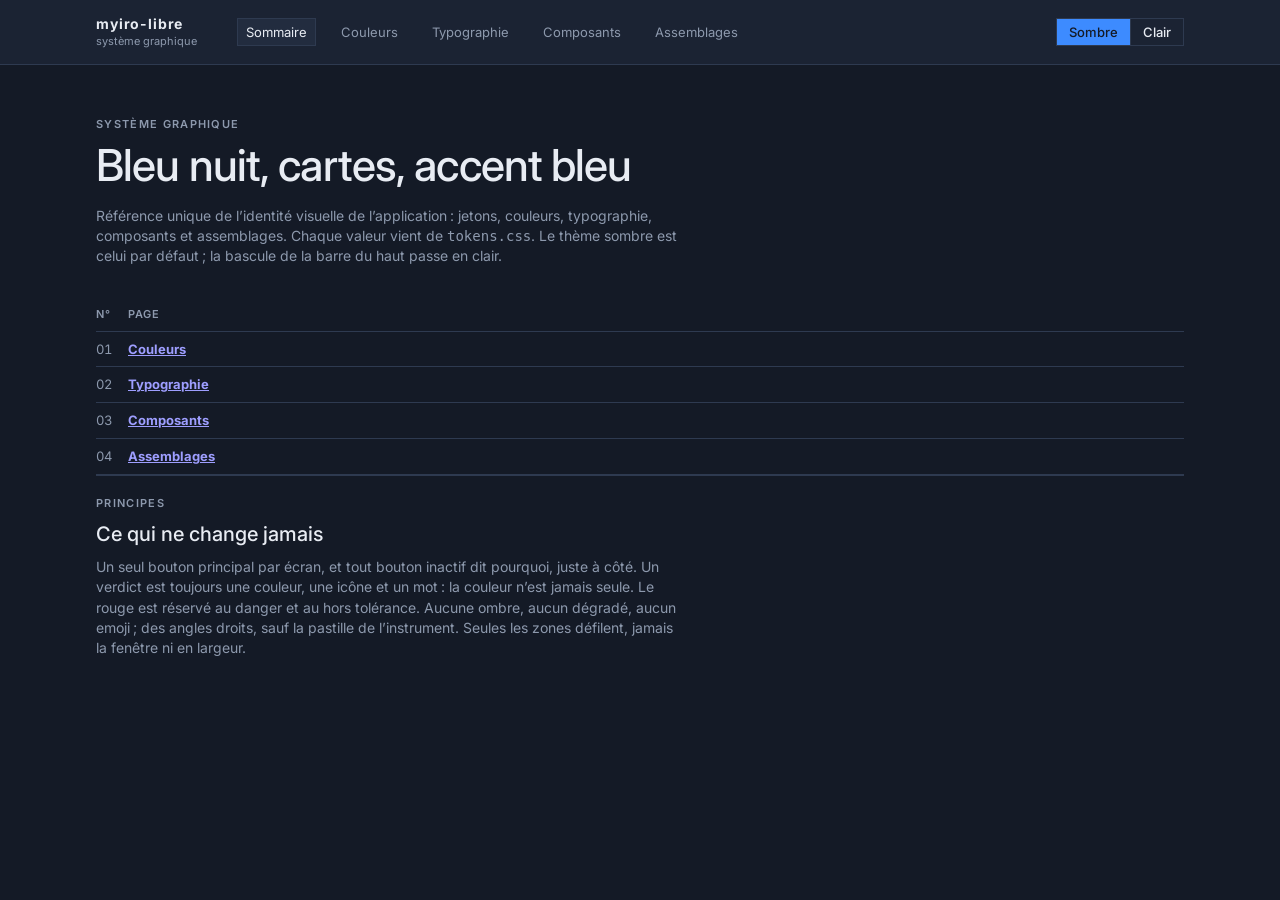
<file: design-system/index.html>
<!doctype html>
<html lang="fr" data-theme="dark">
<head>
<meta charset="utf-8">
<meta name="viewport" content="width=device-width, initial-scale=1">
<title>Sommaire · système graphique myiro-libre</title>
<link rel="preconnect" href="https://fonts.googleapis.com">
<link rel="preconnect" href="https://fonts.gstatic.com" crossorigin>
<link rel="stylesheet" href="https://fonts.googleapis.com/css2?family=Inter:opsz,wght@14..32,400;14..32,500;14..32,600;14..32,700&amp;display=swap">
<link rel="stylesheet" href="tokens.css">
<link rel="stylesheet" href="components.css">
<link rel="stylesheet" href="doc.css">
</head>
<body>
<header class="ds-head"><div class="page">
  <div class="marque">myiro-libre<small>système graphique</small></div>
  <nav aria-label="Pages du système graphique"><a href="index.html" aria-current="page">Sommaire</a><a href="brand-book.html">Couleurs</a><a href="typography.html">Typographie</a><a href="ui-kit.html">Composants</a><a href="patterns.html">Assemblages</a></nav>
  <div class="seg" role="group" aria-label="Thème"><button data-theme-choix="dark" aria-pressed="true">Sombre</button><button data-theme-choix="light" aria-pressed="false">Clair</button></div>
</div></header>
<main class="page">
<section class="ds-intro"><span class="label">Système graphique</span><h1>Bleu nuit, cartes, accent bleu</h1><p class="prose">Référence unique de l’identité visuelle de l’application&#8239;: jetons, couleurs, typographie, composants et assemblages. Chaque valeur vient de <code>tokens.css</code>. Le thème sombre est celui par défaut&#8239;; la bascule de la barre du haut passe en clair.</p></section>
<table><thead><tr><th>N°</th><th>Page</th></tr></thead><tbody>
<tr><td class="id num">01</td><td><a href="brand-book.html"><b>Couleurs</b></a></td></tr>
<tr><td class="id num">02</td><td><a href="typography.html"><b>Typographie</b></a></td></tr>
<tr><td class="id num">03</td><td><a href="ui-kit.html"><b>Composants</b></a></td></tr>
<tr><td class="id num">04</td><td><a href="patterns.html"><b>Assemblages</b></a></td></tr>
</tbody></table>
<section class="ds-block"><span class="label">Principes</span><h2>Ce qui ne change jamais</h2><p>Un seul bouton principal par écran, et tout bouton inactif dit pourquoi, juste à côté. Un verdict est toujours une couleur, une icône et un mot&#8239;: la couleur n’est jamais seule. Le rouge est réservé au danger et au hors tolérance. Aucune ombre, aucun dégradé, aucun emoji&#8239;; des angles droits, sauf la pastille de l’instrument. Seules les zones défilent, jamais la fenêtre ni en largeur.</p></section>
</main>
<script>
for (const b of document.querySelectorAll("[data-theme-choix]")) b.addEventListener("click", () => {
  document.documentElement.dataset.theme = b.dataset.themeChoix;
  for (const c of document.querySelectorAll("[data-theme-choix]")) c.setAttribute("aria-pressed", String(c === b));
});
</script>
</body>
</html>
</file>
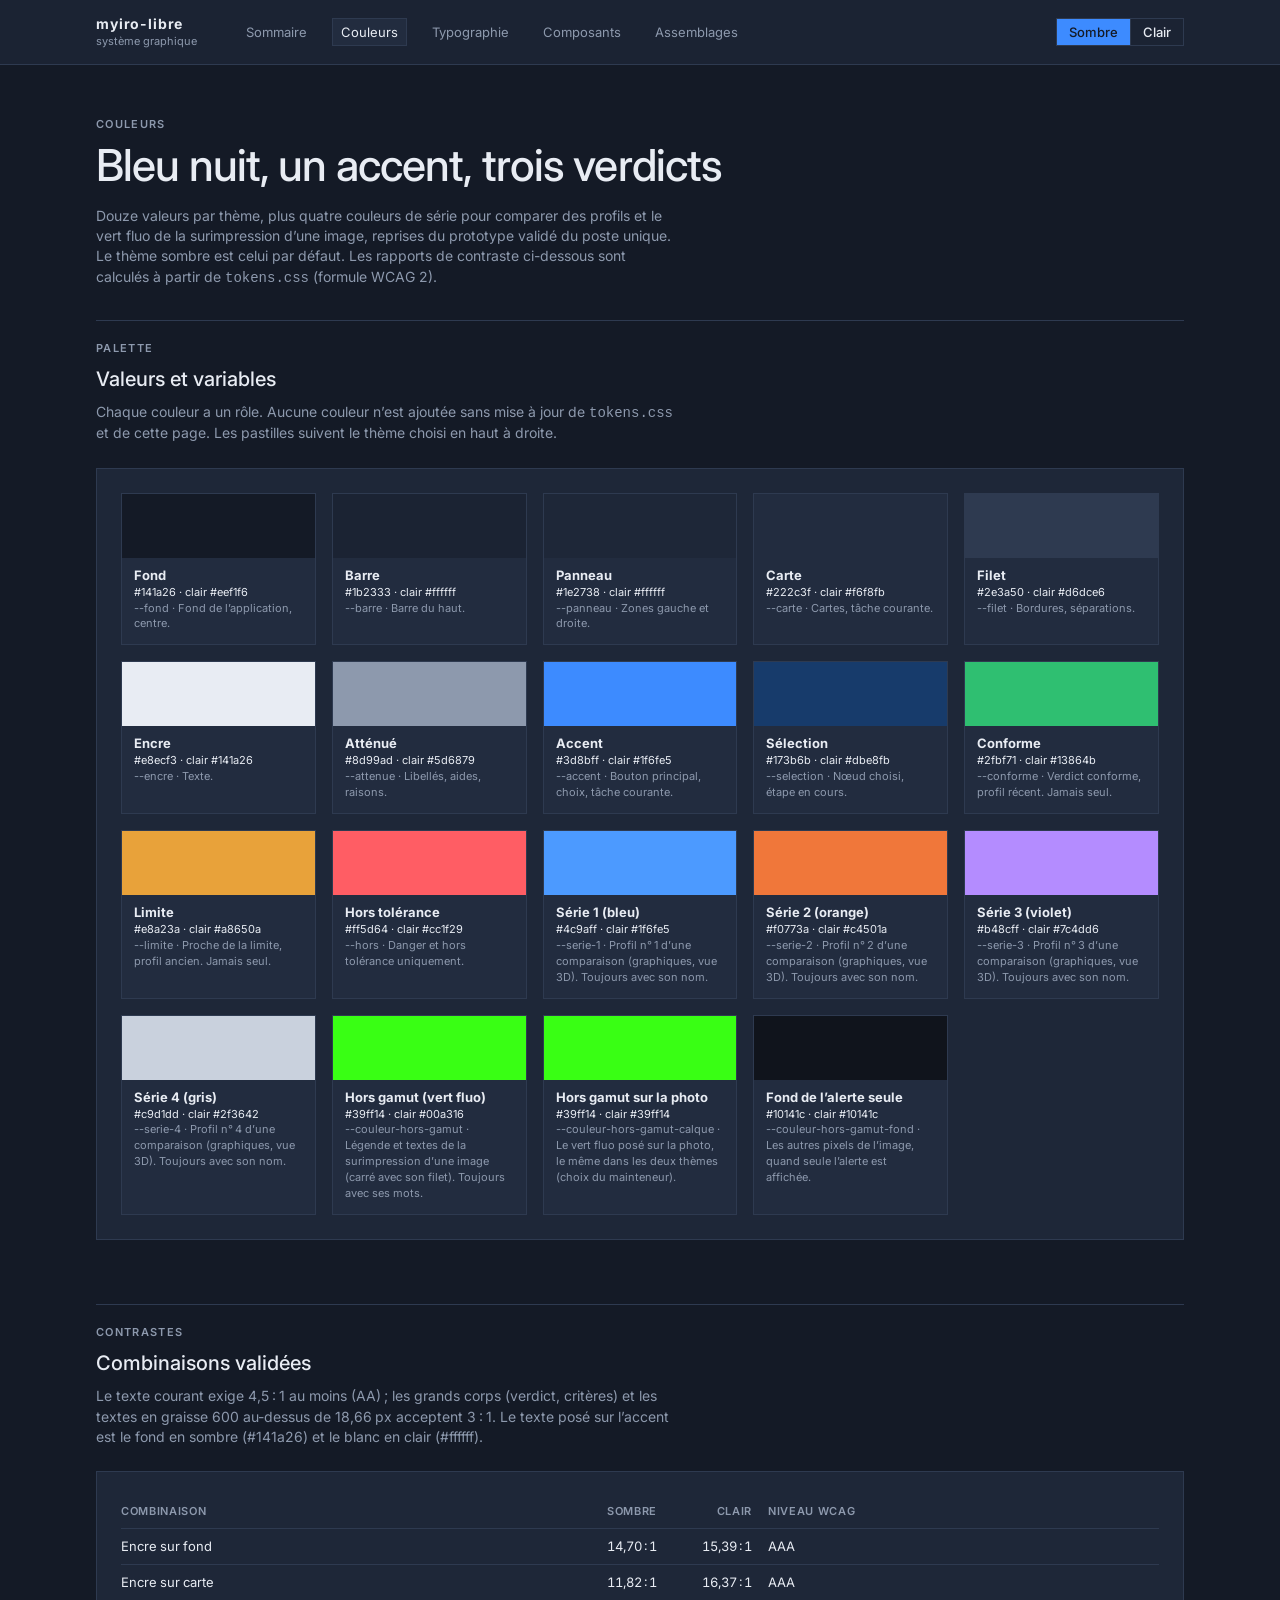
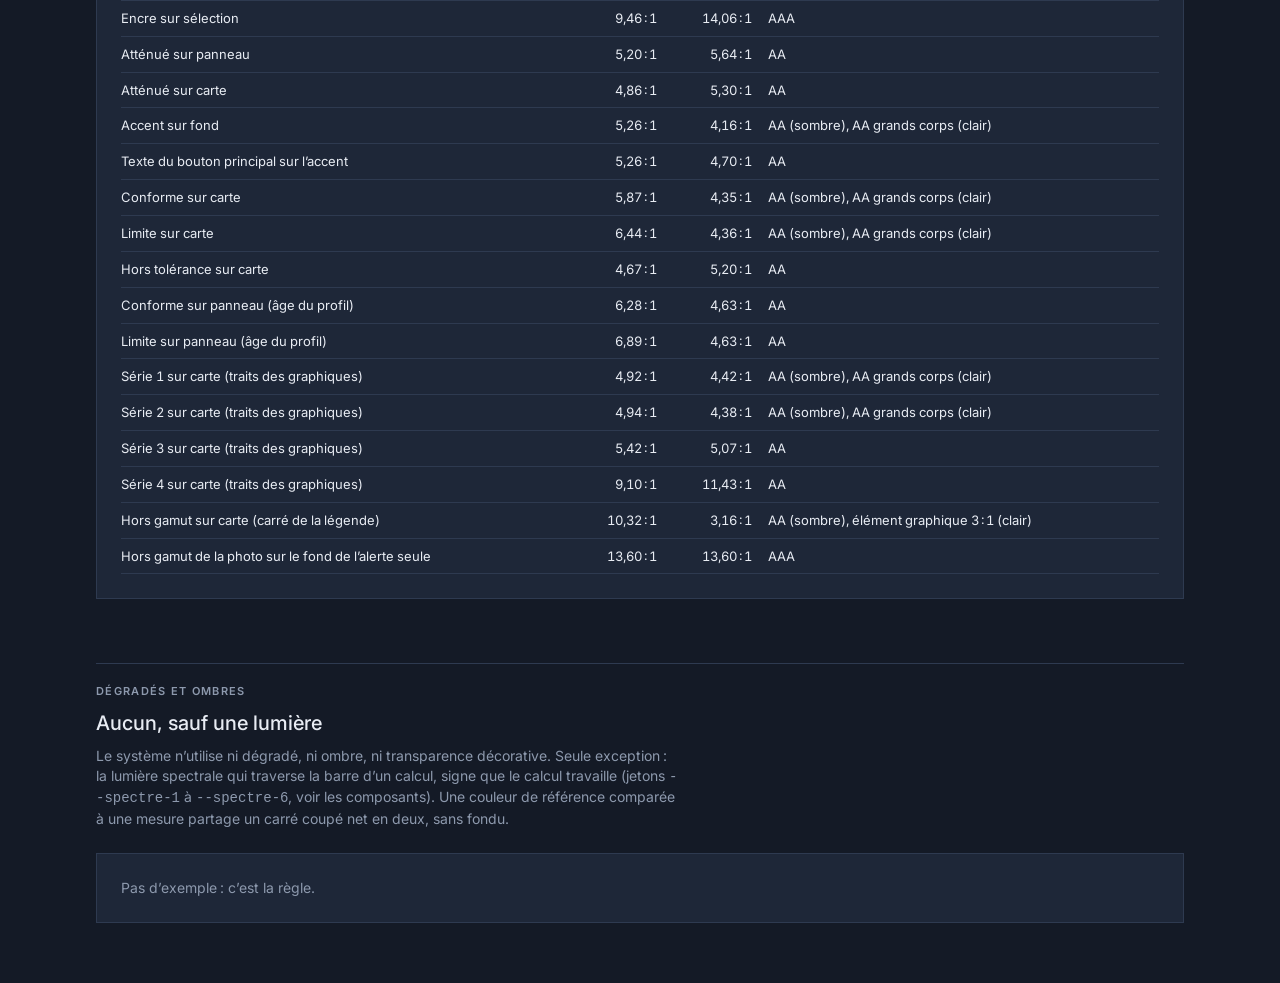
<file: design-system/brand-book.html>
<!doctype html>
<html lang="fr" data-theme="dark">
<head>
<meta charset="utf-8">
<meta name="viewport" content="width=device-width, initial-scale=1">
<title>Couleurs · système graphique myiro-libre</title>
<link rel="preconnect" href="https://fonts.googleapis.com">
<link rel="preconnect" href="https://fonts.gstatic.com" crossorigin>
<link rel="stylesheet" href="https://fonts.googleapis.com/css2?family=Inter:opsz,wght@14..32,400;14..32,500;14..32,600;14..32,700&amp;display=swap">
<link rel="stylesheet" href="tokens.css">
<link rel="stylesheet" href="components.css">
<link rel="stylesheet" href="doc.css">
</head>
<body>
<header class="ds-head"><div class="page">
  <div class="marque">myiro-libre<small>système graphique</small></div>
  <nav aria-label="Pages du système graphique"><a href="index.html">Sommaire</a><a href="brand-book.html" aria-current="page">Couleurs</a><a href="typography.html">Typographie</a><a href="ui-kit.html">Composants</a><a href="patterns.html">Assemblages</a></nav>
  <div class="seg" role="group" aria-label="Thème"><button data-theme-choix="dark" aria-pressed="true">Sombre</button><button data-theme-choix="light" aria-pressed="false">Clair</button></div>
</div></header>
<main class="page">
<section class="ds-intro"><span class="label">Couleurs</span><h1>Bleu nuit, un accent, trois verdicts</h1><p class="prose">Douze valeurs par thème, plus quatre couleurs de série pour comparer des profils et le vert fluo de la surimpression d’une image, reprises du prototype validé du poste unique. Le thème sombre est celui par défaut. Les rapports de contraste ci-dessous sont calculés à partir de <code>tokens.css</code> (formule WCAG 2).</p></section>

<section class="ds-block"><span class="label">Palette</span><h2>Valeurs et variables</h2><p>Chaque couleur a un rôle. Aucune couleur n’est ajoutée sans mise à jour de <code>tokens.css</code> et de cette page. Les pastilles suivent le thème choisi en haut à droite.</p>
<div class="ds-demo"><div class="ds-swatches">
<div class="ds-swatch"><div class="ds-swatch__color" style="--c:var(--fond)"></div><div class="ds-swatch__meta"><b>Fond</b>#141a26 · clair #eef1f6<br><span class="mute">--fond · Fond de l’application, centre.</span></div></div>
<div class="ds-swatch"><div class="ds-swatch__color" style="--c:var(--barre)"></div><div class="ds-swatch__meta"><b>Barre</b>#1b2333 · clair #ffffff<br><span class="mute">--barre · Barre du haut.</span></div></div>
<div class="ds-swatch"><div class="ds-swatch__color" style="--c:var(--panneau)"></div><div class="ds-swatch__meta"><b>Panneau</b>#1e2738 · clair #ffffff<br><span class="mute">--panneau · Zones gauche et droite.</span></div></div>
<div class="ds-swatch"><div class="ds-swatch__color" style="--c:var(--carte)"></div><div class="ds-swatch__meta"><b>Carte</b>#222c3f · clair #f6f8fb<br><span class="mute">--carte · Cartes, tâche courante.</span></div></div>
<div class="ds-swatch"><div class="ds-swatch__color" style="--c:var(--filet)"></div><div class="ds-swatch__meta"><b>Filet</b>#2e3a50 · clair #d6dce6<br><span class="mute">--filet · Bordures, séparations.</span></div></div>
<div class="ds-swatch"><div class="ds-swatch__color" style="--c:var(--encre)"></div><div class="ds-swatch__meta"><b>Encre</b>#e8ecf3 · clair #141a26<br><span class="mute">--encre · Texte.</span></div></div>
<div class="ds-swatch"><div class="ds-swatch__color" style="--c:var(--attenue)"></div><div class="ds-swatch__meta"><b>Atténué</b>#8d99ad · clair #5d6879<br><span class="mute">--attenue · Libellés, aides, raisons.</span></div></div>
<div class="ds-swatch"><div class="ds-swatch__color" style="--c:var(--accent)"></div><div class="ds-swatch__meta"><b>Accent</b>#3d8bff · clair #1f6fe5<br><span class="mute">--accent · Bouton principal, choix, tâche courante.</span></div></div>
<div class="ds-swatch"><div class="ds-swatch__color" style="--c:var(--selection)"></div><div class="ds-swatch__meta"><b>Sélection</b>#173b6b · clair #dbe8fb<br><span class="mute">--selection · Nœud choisi, étape en cours.</span></div></div>
<div class="ds-swatch"><div class="ds-swatch__color" style="--c:var(--conforme)"></div><div class="ds-swatch__meta"><b>Conforme</b>#2fbf71 · clair #13864b<br><span class="mute">--conforme · Verdict conforme, profil récent. Jamais seul.</span></div></div>
<div class="ds-swatch"><div class="ds-swatch__color" style="--c:var(--limite)"></div><div class="ds-swatch__meta"><b>Limite</b>#e8a23a · clair #a8650a<br><span class="mute">--limite · Proche de la limite, profil ancien. Jamais seul.</span></div></div>
<div class="ds-swatch"><div class="ds-swatch__color" style="--c:var(--hors)"></div><div class="ds-swatch__meta"><b>Hors tolérance</b>#ff5d64 · clair #cc1f29<br><span class="mute">--hors · Danger et hors tolérance uniquement.</span></div></div>
<div class="ds-swatch"><div class="ds-swatch__color" style="--c:var(--serie-1)"></div><div class="ds-swatch__meta"><b>Série 1 (bleu)</b>#4c9aff · clair #1f6fe5<br><span class="mute">--serie-1 · Profil n°&#8239;1 d’une comparaison (graphiques, vue 3D). Toujours avec son nom.</span></div></div>
<div class="ds-swatch"><div class="ds-swatch__color" style="--c:var(--serie-2)"></div><div class="ds-swatch__meta"><b>Série 2 (orange)</b>#f0773a · clair #c4501a<br><span class="mute">--serie-2 · Profil n°&#8239;2 d’une comparaison (graphiques, vue 3D). Toujours avec son nom.</span></div></div>
<div class="ds-swatch"><div class="ds-swatch__color" style="--c:var(--serie-3)"></div><div class="ds-swatch__meta"><b>Série 3 (violet)</b>#b48cff · clair #7c4dd6<br><span class="mute">--serie-3 · Profil n°&#8239;3 d’une comparaison (graphiques, vue 3D). Toujours avec son nom.</span></div></div>
<div class="ds-swatch"><div class="ds-swatch__color" style="--c:var(--serie-4)"></div><div class="ds-swatch__meta"><b>Série 4 (gris)</b>#c9d1dd · clair #2f3642<br><span class="mute">--serie-4 · Profil n°&#8239;4 d’une comparaison (graphiques, vue 3D). Toujours avec son nom.</span></div></div>
<div class="ds-swatch"><div class="ds-swatch__color" style="--c:var(--couleur-hors-gamut)"></div><div class="ds-swatch__meta"><b>Hors gamut (vert fluo)</b>#39ff14 · clair #00a316<br><span class="mute">--couleur-hors-gamut · Légende et textes de la surimpression d’une image (carré avec son filet). Toujours avec ses mots.</span></div></div>
<div class="ds-swatch"><div class="ds-swatch__color" style="--c:var(--couleur-hors-gamut-calque)"></div><div class="ds-swatch__meta"><b>Hors gamut sur la photo</b>#39ff14 · clair #39ff14<br><span class="mute">--couleur-hors-gamut-calque · Le vert fluo posé sur la photo, le même dans les deux thèmes (choix du mainteneur).</span></div></div>
<div class="ds-swatch"><div class="ds-swatch__color" style="--c:var(--couleur-hors-gamut-fond)"></div><div class="ds-swatch__meta"><b>Fond de l’alerte seule</b>#10141c · clair #10141c<br><span class="mute">--couleur-hors-gamut-fond · Les autres pixels de l’image, quand seule l’alerte est affichée.</span></div></div>
</div></div></section>

<section class="ds-block"><span class="label">Contrastes</span><h2>Combinaisons validées</h2><p>Le texte courant exige 4,5&#8239;:&#8239;1 au moins (AA)&#8239;; les grands corps (verdict, critères) et les textes en graisse 600 au-dessus de 18,66&#8239;px acceptent 3&#8239;:&#8239;1. Le texte posé sur l’accent est le fond en sombre (#141a26) et le blanc en clair (#ffffff).</p>
<div class="ds-demo"><table><thead><tr><th>Combinaison</th><th class="r">Sombre</th><th class="r">Clair</th><th>Niveau WCAG</th></tr></thead><tbody>
<tr><td>Encre sur fond</td><td class="r num">14,70&#8239;:&#8239;1</td><td class="r num">15,39&#8239;:&#8239;1</td><td>AAA</td></tr>
<tr><td>Encre sur carte</td><td class="r num">11,82&#8239;:&#8239;1</td><td class="r num">16,37&#8239;:&#8239;1</td><td>AAA</td></tr>
<tr><td>Encre sur sélection</td><td class="r num">9,46&#8239;:&#8239;1</td><td class="r num">14,06&#8239;:&#8239;1</td><td>AAA</td></tr>
<tr><td>Atténué sur panneau</td><td class="r num">5,20&#8239;:&#8239;1</td><td class="r num">5,64&#8239;:&#8239;1</td><td>AA</td></tr>
<tr><td>Atténué sur carte</td><td class="r num">4,86&#8239;:&#8239;1</td><td class="r num">5,30&#8239;:&#8239;1</td><td>AA</td></tr>
<tr><td>Accent sur fond</td><td class="r num">5,26&#8239;:&#8239;1</td><td class="r num">4,16&#8239;:&#8239;1</td><td>AA (sombre), AA grands corps (clair)</td></tr>
<tr><td>Texte du bouton principal sur l’accent</td><td class="r num">5,26&#8239;:&#8239;1</td><td class="r num">4,70&#8239;:&#8239;1</td><td>AA</td></tr>
<tr><td>Conforme sur carte</td><td class="r num">5,87&#8239;:&#8239;1</td><td class="r num">4,35&#8239;:&#8239;1</td><td>AA (sombre), AA grands corps (clair)</td></tr>
<tr><td>Limite sur carte</td><td class="r num">6,44&#8239;:&#8239;1</td><td class="r num">4,36&#8239;:&#8239;1</td><td>AA (sombre), AA grands corps (clair)</td></tr>
<tr><td>Hors tolérance sur carte</td><td class="r num">4,67&#8239;:&#8239;1</td><td class="r num">5,20&#8239;:&#8239;1</td><td>AA</td></tr>
<tr><td>Conforme sur panneau (âge du profil)</td><td class="r num">6,28&#8239;:&#8239;1</td><td class="r num">4,63&#8239;:&#8239;1</td><td>AA</td></tr>
<tr><td>Limite sur panneau (âge du profil)</td><td class="r num">6,89&#8239;:&#8239;1</td><td class="r num">4,63&#8239;:&#8239;1</td><td>AA</td></tr>
<tr><td>Série 1 sur carte (traits des graphiques)</td><td class="r num">4,92&#8239;:&#8239;1</td><td class="r num">4,42&#8239;:&#8239;1</td><td>AA (sombre), AA grands corps (clair)</td></tr>
<tr><td>Série 2 sur carte (traits des graphiques)</td><td class="r num">4,94&#8239;:&#8239;1</td><td class="r num">4,38&#8239;:&#8239;1</td><td>AA (sombre), AA grands corps (clair)</td></tr>
<tr><td>Série 3 sur carte (traits des graphiques)</td><td class="r num">5,42&#8239;:&#8239;1</td><td class="r num">5,07&#8239;:&#8239;1</td><td>AA</td></tr>
<tr><td>Série 4 sur carte (traits des graphiques)</td><td class="r num">9,10&#8239;:&#8239;1</td><td class="r num">11,43&#8239;:&#8239;1</td><td>AA</td></tr>
<tr><td>Hors gamut sur carte (carré de la légende)</td><td class="r num">10,32&#8239;:&#8239;1</td><td class="r num">3,16&#8239;:&#8239;1</td><td>AA (sombre), élément graphique 3&#8239;:&#8239;1 (clair)</td></tr>
<tr><td>Hors gamut de la photo sur le fond de l’alerte seule</td><td class="r num">13,60&#8239;:&#8239;1</td><td class="r num">13,60&#8239;:&#8239;1</td><td>AAA</td></tr>
</tbody></table></div></section>

<section class="ds-block"><span class="label">Dégradés et ombres</span><h2>Aucun, sauf une lumière</h2><p>Le système n’utilise ni dégradé, ni ombre, ni transparence décorative. Seule exception&#8239;: la lumière spectrale qui traverse la barre d’un calcul, signe que le calcul travaille (jetons <code>--spectre-1</code> à <code>--spectre-6</code>, voir les composants). Une couleur de référence comparée à une mesure partage un carré coupé net en deux, sans fondu.</p><div class="ds-demo"><p class="mute">Pas d’exemple&#8239;: c’est la règle.</p></div></section>
</main>
<script>
for (const b of document.querySelectorAll("[data-theme-choix]")) b.addEventListener("click", () => {
  document.documentElement.dataset.theme = b.dataset.themeChoix;
  for (const c of document.querySelectorAll("[data-theme-choix]")) c.setAttribute("aria-pressed", String(c === b));
});
</script>
</body>
</html>
</file>
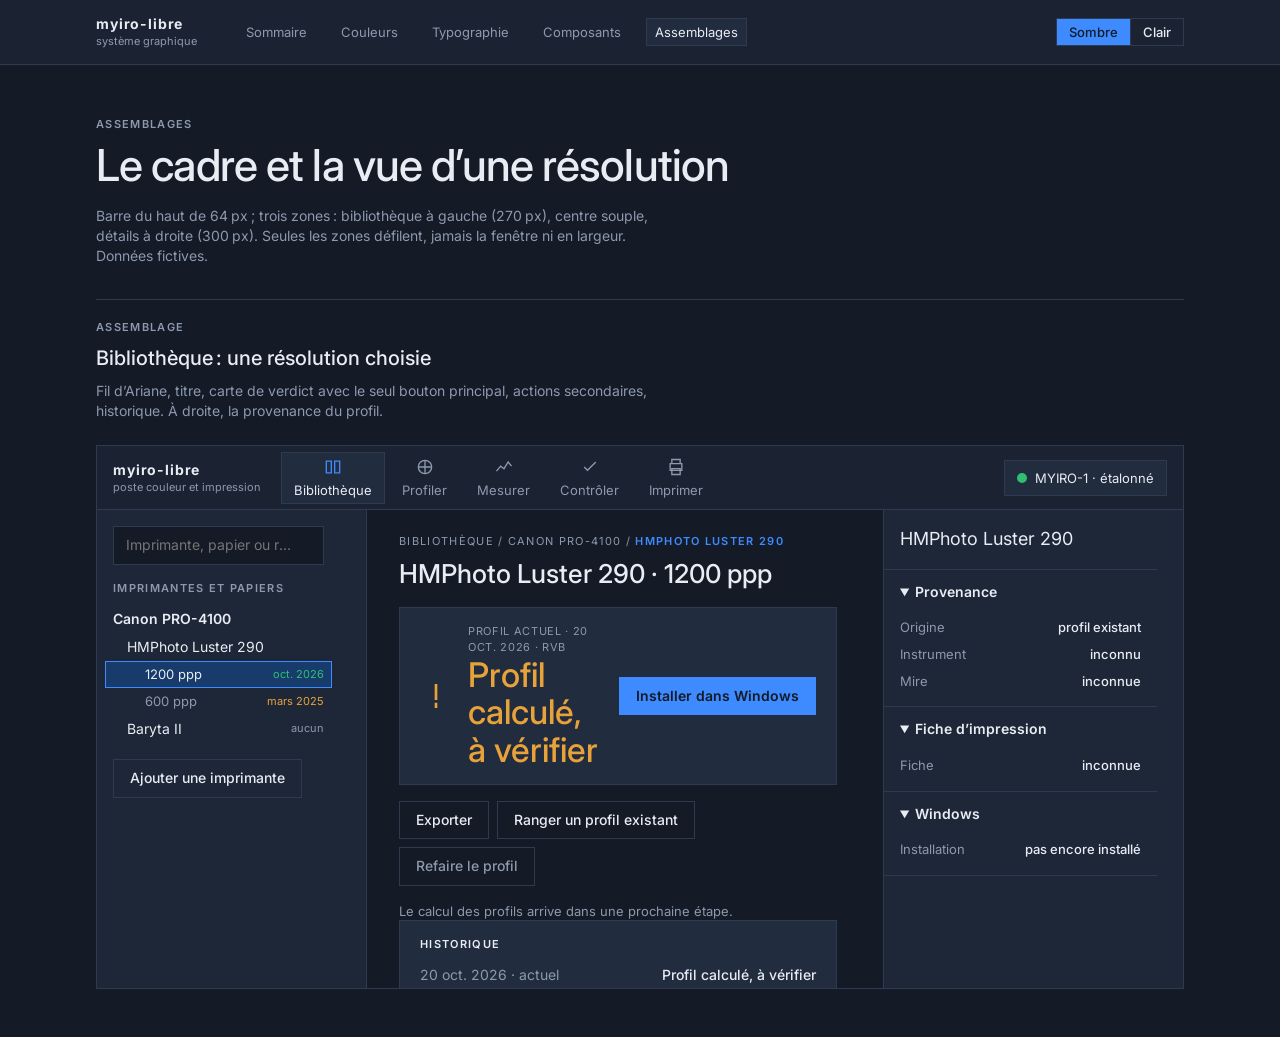
<file: design-system/patterns.html>
<!doctype html>
<html lang="fr" data-theme="dark">
<head>
<meta charset="utf-8">
<meta name="viewport" content="width=device-width, initial-scale=1">
<title>Assemblages · système graphique myiro-libre</title>
<link rel="preconnect" href="https://fonts.googleapis.com">
<link rel="preconnect" href="https://fonts.gstatic.com" crossorigin>
<link rel="stylesheet" href="https://fonts.googleapis.com/css2?family=Inter:opsz,wght@14..32,400;14..32,500;14..32,600;14..32,700&amp;display=swap">
<link rel="stylesheet" href="tokens.css">
<link rel="stylesheet" href="components.css">
<link rel="stylesheet" href="doc.css">
</head>
<body>
<header class="ds-head"><div class="page">
  <div class="marque">myiro-libre<small>système graphique</small></div>
  <nav aria-label="Pages du système graphique"><a href="index.html">Sommaire</a><a href="brand-book.html">Couleurs</a><a href="typography.html">Typographie</a><a href="ui-kit.html">Composants</a><a href="patterns.html" aria-current="page">Assemblages</a></nav>
  <div class="seg" role="group" aria-label="Thème"><button data-theme-choix="dark" aria-pressed="true">Sombre</button><button data-theme-choix="light" aria-pressed="false">Clair</button></div>
</div></header>
<main class="page">
<section class="ds-intro"><span class="label">Assemblages</span><h1>Le cadre et la vue d’une résolution</h1><p class="prose">Barre du haut de 64&#8239;px&#8239;; trois zones&#8239;: bibliothèque à gauche (270&#8239;px), centre souple, détails à droite (300&#8239;px). Seules les zones défilent, jamais la fenêtre ni en largeur. Données fictives.</p></section>

<section class="ds-block"><span class="label">Assemblage</span><h2>Bibliothèque&#8239;: une résolution choisie</h2><p>Fil d’Ariane, titre, carte de verdict avec le seul bouton principal, actions secondaires, historique. À droite, la provenance du profil.</p>
<div class="ds-cadre">
  <div class="barre-haut">
    <div class="marque">myiro-libre<small>poste couleur et impression</small></div>
    <button class="tache" aria-current="page"><svg viewBox="0 0 24 24" aria-hidden="true"><path d="M4 5h6v14H4zM14 5h6v14h-6z"/></svg>Bibliothèque</button>
    <button class="tache"><svg viewBox="0 0 24 24" aria-hidden="true"><circle cx="12" cy="12" r="8"/><path d="M12 4v16M4 12h16"/></svg>Profiler</button>
    <button class="tache"><svg viewBox="0 0 24 24" aria-hidden="true"><path d="M3 17l5-6 4 3 5-8 4 5"/></svg>Mesurer</button>
    <button class="tache"><svg viewBox="0 0 24 24" aria-hidden="true"><path d="M5 12l4 4 10-10"/></svg>Contrôler</button>
    <button class="tache"><svg viewBox="0 0 24 24" aria-hidden="true"><path d="M7 8V3h10v5M5 8h14v8H5zM7 14h10v7H7z"/></svg>Imprimer</button>
    <div class="barre-haut__outils"><span class="instrument-actif"><span class="pastille pastille--etalonne"></span><span>MYIRO-1 · étalonné</span></span></div>
  </div>
  <div class="zones">
    <div class="zone-gauche">
      <div class="recherche"><input class="input" type="search" placeholder="Imprimante, papier ou résolution"></div>
      <span class="label zone__titre">Imprimantes et papiers</span>
      <ul class="arbre" role="tree">
        <li class="noeud noeud--imprimante" role="treeitem"><span class="noeud__corps"><span class="noeud__nom">Canon PRO-4100</span></span></li>
        <li class="noeud noeud--papier" role="treeitem"><span class="noeud__corps"><span class="noeud__nom">HMPhoto Luster 290</span></span></li>
        <li class="noeud noeud--resolution" role="treeitem" aria-selected="true"><span class="noeud__corps"><span class="noeud__nom">1200 ppp</span></span><span class="age age--recent">oct. 2026</span></li>
        <li class="noeud noeud--resolution" role="treeitem"><span class="noeud__corps"><span class="noeud__nom">600 ppp</span></span><span class="age age--ancien">mars 2025</span></li>
        <li class="noeud noeud--papier" role="treeitem"><span class="noeud__corps"><span class="noeud__nom">Baryta II</span></span><span class="age age--aucun">aucun</span></li>
      </ul>
      <div class="actions"><button class="btn">Ajouter une imprimante</button></div>
    </div>
    <div class="zone-centre">
      <p class="ariane">Bibliothèque / Canon PRO-4100 / <b>HMPhoto Luster 290</b></p>
      <h1 class="titre">HMPhoto Luster 290 · 1200 ppp</h1>
      <div class="carte carte--verdict verdict--limite"><svg class="verdict__icone" viewBox="0 0 24 24" aria-hidden="true"><path d="M12 4v10M12 18v2"/></svg><div class="verdict__texte"><span class="verdict__contexte">Profil actuel · 20 oct. 2026 · RVB</span><div class="verdict__mot">Profil calculé, à vérifier</div></div><button class="btn btn--primary">Installer dans Windows</button></div>
      <div class="actions"><button class="btn">Exporter</button><button class="btn">Ranger un profil existant</button><button class="btn" disabled>Refaire le profil</button></div>
      <p class="why">Le calcul des profils arrive dans une prochaine étape.</p>
      <div class="carte"><span class="label label--ink">Historique</span><div class="cle-valeur mute"><span>20 oct. 2026 · actuel</span><span>Profil calculé, à vérifier</span></div><div class="cle-valeur mute"><span>3 mars 2026</span><span>remplacé</span></div></div>
    </div>
    <div class="zone-droite">
      <div class="zone-droite__titre">HMPhoto Luster 290</div>
      <details class="section-repliable" open><summary>Provenance</summary><div class="section-repliable__corps"><div class="cle-valeur"><span>Origine</span><b>profil existant</b></div><div class="cle-valeur"><span>Instrument</span><b>inconnu</b></div><div class="cle-valeur"><span>Mire</span><b>inconnue</b></div></div></details>
      <details class="section-repliable" open><summary>Fiche d’impression</summary><div class="section-repliable__corps"><div class="cle-valeur"><span>Fiche</span><b>inconnue</b></div></div></details>
      <details class="section-repliable" open><summary>Windows</summary><div class="section-repliable__corps"><div class="cle-valeur"><span>Installation</span><b>pas encore installé</b></div></div></details>
    </div>
  </div>
</div>
</section>
</main>
<script>
for (const b of document.querySelectorAll("[data-theme-choix]")) b.addEventListener("click", () => {
  document.documentElement.dataset.theme = b.dataset.themeChoix;
  for (const c of document.querySelectorAll("[data-theme-choix]")) c.setAttribute("aria-pressed", String(c === b));
});
</script>
</body>
</html>
</file>
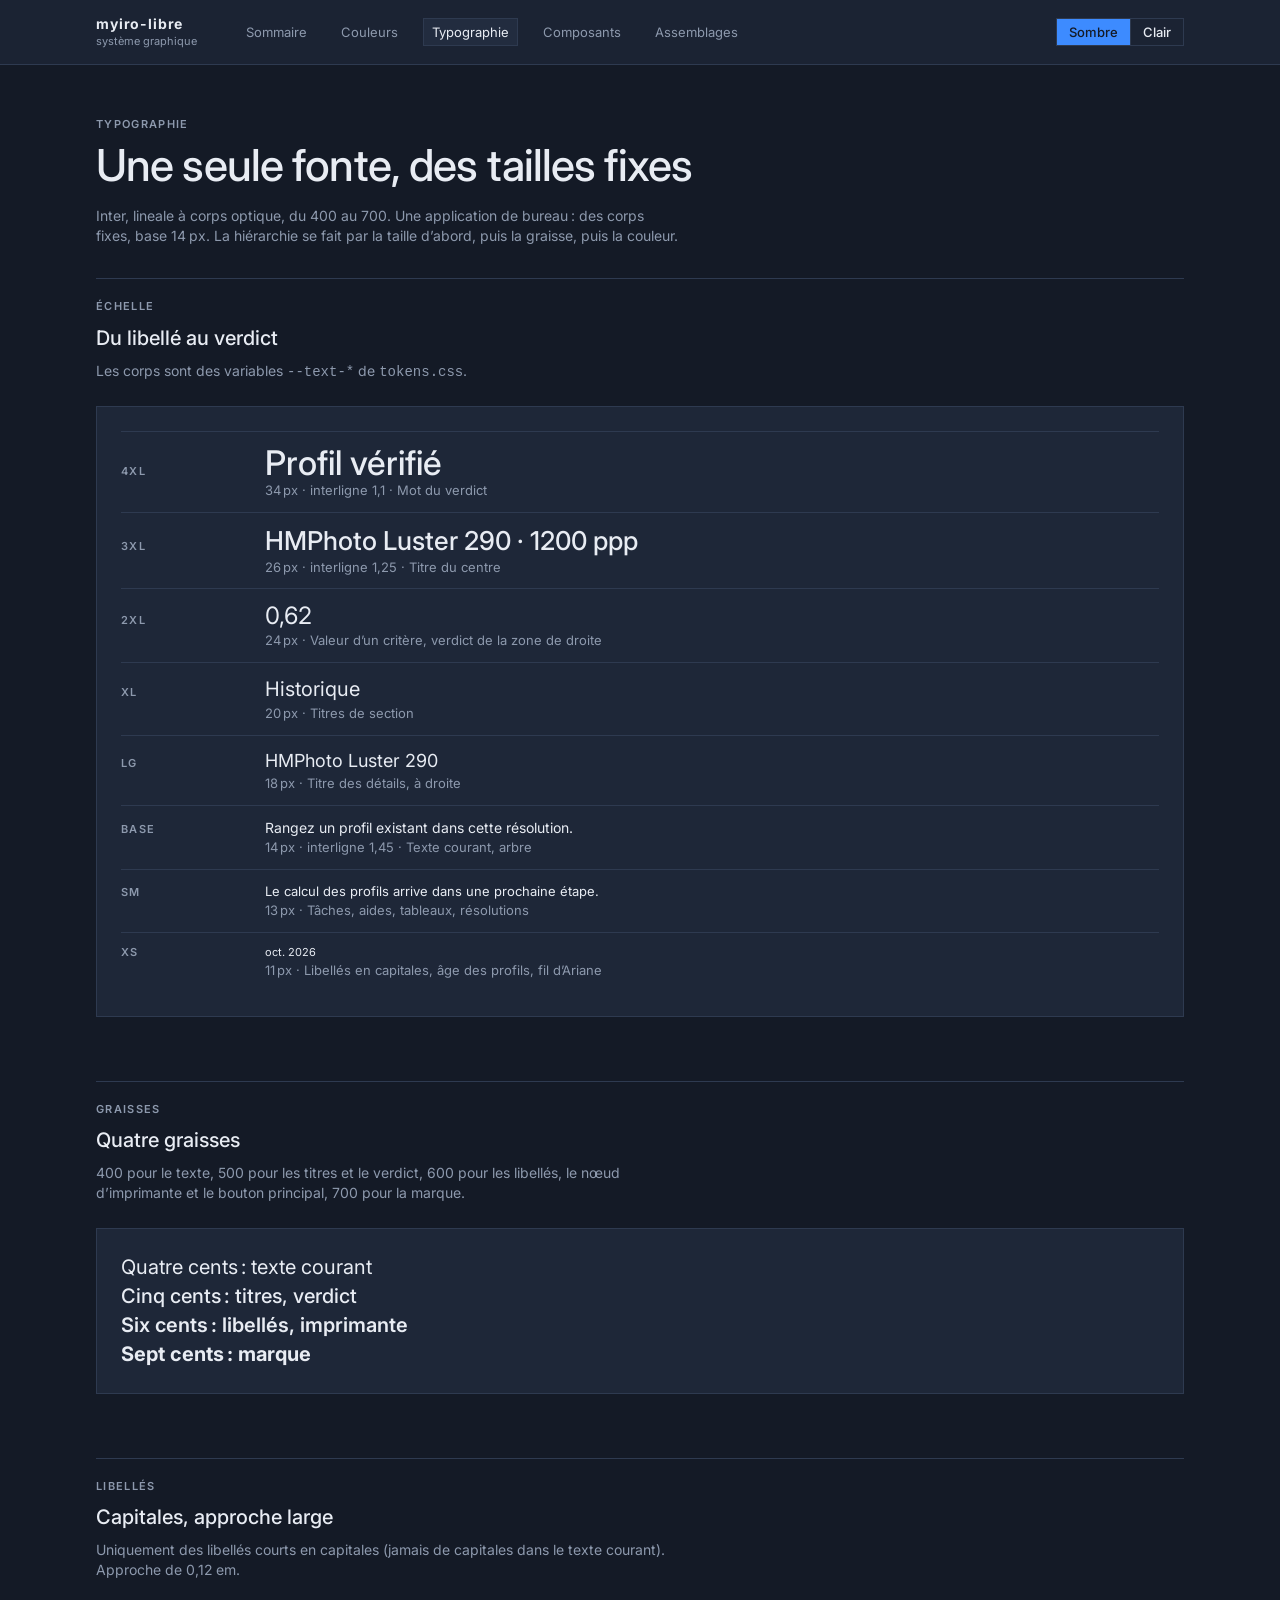
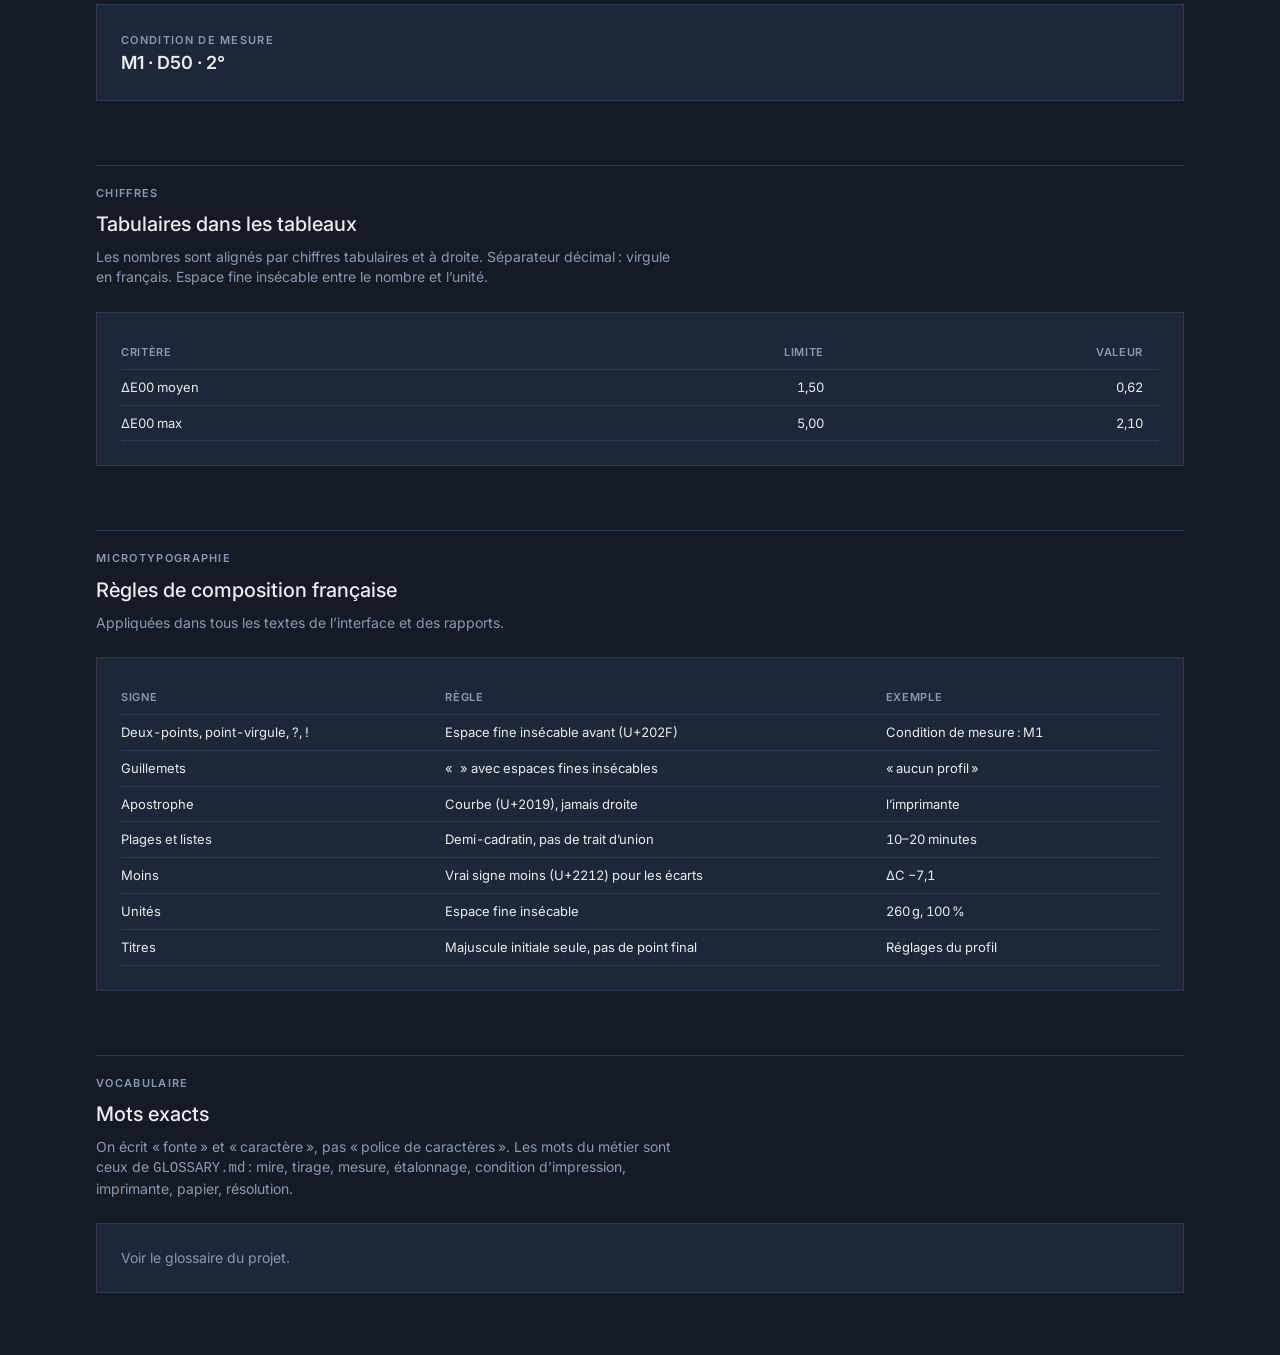
<file: design-system/typography.html>
<!doctype html>
<html lang="fr" data-theme="dark">
<head>
<meta charset="utf-8">
<meta name="viewport" content="width=device-width, initial-scale=1">
<title>Typographie · système graphique myiro-libre</title>
<link rel="preconnect" href="https://fonts.googleapis.com">
<link rel="preconnect" href="https://fonts.gstatic.com" crossorigin>
<link rel="stylesheet" href="https://fonts.googleapis.com/css2?family=Inter:opsz,wght@14..32,400;14..32,500;14..32,600;14..32,700&amp;display=swap">
<link rel="stylesheet" href="tokens.css">
<link rel="stylesheet" href="components.css">
<link rel="stylesheet" href="doc.css">
</head>
<body>
<header class="ds-head"><div class="page">
  <div class="marque">myiro-libre<small>système graphique</small></div>
  <nav aria-label="Pages du système graphique"><a href="index.html">Sommaire</a><a href="brand-book.html">Couleurs</a><a href="typography.html" aria-current="page">Typographie</a><a href="ui-kit.html">Composants</a><a href="patterns.html">Assemblages</a></nav>
  <div class="seg" role="group" aria-label="Thème"><button data-theme-choix="dark" aria-pressed="true">Sombre</button><button data-theme-choix="light" aria-pressed="false">Clair</button></div>
</div></header>
<main class="page">
<section class="ds-intro"><span class="label">Typographie</span><h1>Une seule fonte, des tailles fixes</h1><p class="prose">Inter, lineale à corps optique, du 400 au 700. Une application de bureau&#8239;: des corps fixes, base 14&#8239;px. La hiérarchie se fait par la taille d’abord, puis la graisse, puis la couleur.</p></section>
<section class="ds-block"><span class="label">Échelle</span><h2>Du libellé au verdict</h2><p>Les corps sont des variables <code>--text-*</code> de <code>tokens.css</code>.</p><div class="ds-demo">
<div class="ds-spec"><span class="label">4xl</span><div><div class="t-4xl w-500">Profil vérifié</div><div class="ds-ratio mute">34&#8239;px · interligne 1,1 · Mot du verdict</div></div></div>
<div class="ds-spec"><span class="label">3xl</span><div><div class="t-3xl w-500">HMPhoto Luster 290 · 1200 ppp</div><div class="ds-ratio mute">26&#8239;px · interligne 1,25 · Titre du centre</div></div></div>
<div class="ds-spec"><span class="label">2xl</span><div><div class="t-2xl">0,62</div><div class="ds-ratio mute">24&#8239;px · Valeur d’un critère, verdict de la zone de droite</div></div></div>
<div class="ds-spec"><span class="label">xl</span><div><div class="t-xl">Historique</div><div class="ds-ratio mute">20&#8239;px · Titres de section</div></div></div>
<div class="ds-spec"><span class="label">lg</span><div><div class="t-lg">HMPhoto Luster 290</div><div class="ds-ratio mute">18&#8239;px · Titre des détails, à droite</div></div></div>
<div class="ds-spec"><span class="label">base</span><div><div class="t-base">Rangez un profil existant dans cette résolution.</div><div class="ds-ratio mute">14&#8239;px · interligne 1,45 · Texte courant, arbre</div></div></div>
<div class="ds-spec"><span class="label">sm</span><div><div class="t-sm">Le calcul des profils arrive dans une prochaine étape.</div><div class="ds-ratio mute">13&#8239;px · Tâches, aides, tableaux, résolutions</div></div></div>
<div class="ds-spec"><span class="label">xs</span><div><div class="t-xs">oct. 2026</div><div class="ds-ratio mute">11&#8239;px · Libellés en capitales, âge des profils, fil d’Ariane</div></div></div>
</div></section>
<section class="ds-block"><span class="label">Graisses</span><h2>Quatre graisses</h2><p>400 pour le texte, 500 pour les titres et le verdict, 600 pour les libellés, le nœud d’imprimante et le bouton principal, 700 pour la marque.</p><div class="ds-demo"><p class="t-xl w-400">Quatre cents&#8239;: texte courant</p><p class="t-xl w-500">Cinq cents&#8239;: titres, verdict</p><p class="t-xl w-600">Six cents&#8239;: libellés, imprimante</p><p class="t-xl w-700">Sept cents&#8239;: marque</p></div></section>
<section class="ds-block"><span class="label">Libellés</span><h2>Capitales, approche large</h2><p>Uniquement des libellés courts en capitales (jamais de capitales dans le texte courant). Approche de 0,12&#8239;em.</p><div class="ds-demo"><span class="label">Condition de mesure</span><p class="t-lg w-600">M1 · D50 · 2°</p></div></section>
<section class="ds-block"><span class="label">Chiffres</span><h2>Tabulaires dans les tableaux</h2><p>Les nombres sont alignés par chiffres tabulaires et à droite. Séparateur décimal&#8239;: virgule en français. Espace fine insécable entre le nombre et l’unité.</p><div class="ds-demo"><table><thead><tr><th>Critère</th><th class="r">Limite</th><th class="r">Valeur</th></tr></thead><tbody><tr><td>ΔE00 moyen</td><td class="r num">1,50</td><td class="r num">0,62</td></tr><tr><td>ΔE00 max</td><td class="r num">5,00</td><td class="r num">2,10</td></tr></tbody></table></div></section>
<section class="ds-block"><span class="label">Microtypographie</span><h2>Règles de composition française</h2><p>Appliquées dans tous les textes de l’interface et des rapports.</p><div class="ds-demo"><table><thead><tr><th>Signe</th><th>Règle</th><th>Exemple</th></tr></thead><tbody><tr><td>Deux-points, point-virgule, ?, !</td><td>Espace fine insécable avant (U+202F)</td><td>Condition de mesure&#8239;: M1</td></tr><tr><td>Guillemets</td><td>«&#8239; &#8239;» avec espaces fines insécables</td><td>«&#8239;aucun profil&#8239;»</td></tr><tr><td>Apostrophe</td><td>Courbe (U+2019), jamais droite</td><td>l’imprimante</td></tr><tr><td>Plages et listes</td><td>Demi-cadratin, pas de trait d’union</td><td>10–20 minutes</td></tr><tr><td>Moins</td><td>Vrai signe moins (U+2212) pour les écarts</td><td>ΔC −7,1</td></tr><tr><td>Unités</td><td>Espace fine insécable</td><td>260&#8239;g, 100&#8239;%</td></tr><tr><td>Titres</td><td>Majuscule initiale seule, pas de point final</td><td>Réglages du profil</td></tr></tbody></table></div></section>
<section class="ds-block"><span class="label">Vocabulaire</span><h2>Mots exacts</h2><p>On écrit «&#8239;fonte&#8239;» et «&#8239;caractère&#8239;», pas «&#8239;police de caractères&#8239;». Les mots du métier sont ceux de <code>GLOSSARY.md</code>&#8239;: mire, tirage, mesure, étalonnage, condition d’impression, imprimante, papier, résolution.</p><div class="ds-demo"><p class="mute">Voir le glossaire du projet.</p></div></section>
</main>
<script>
for (const b of document.querySelectorAll("[data-theme-choix]")) b.addEventListener("click", () => {
  document.documentElement.dataset.theme = b.dataset.themeChoix;
  for (const c of document.querySelectorAll("[data-theme-choix]")) c.setAttribute("aria-pressed", String(c === b));
});
</script>
</body>
</html>
</file>
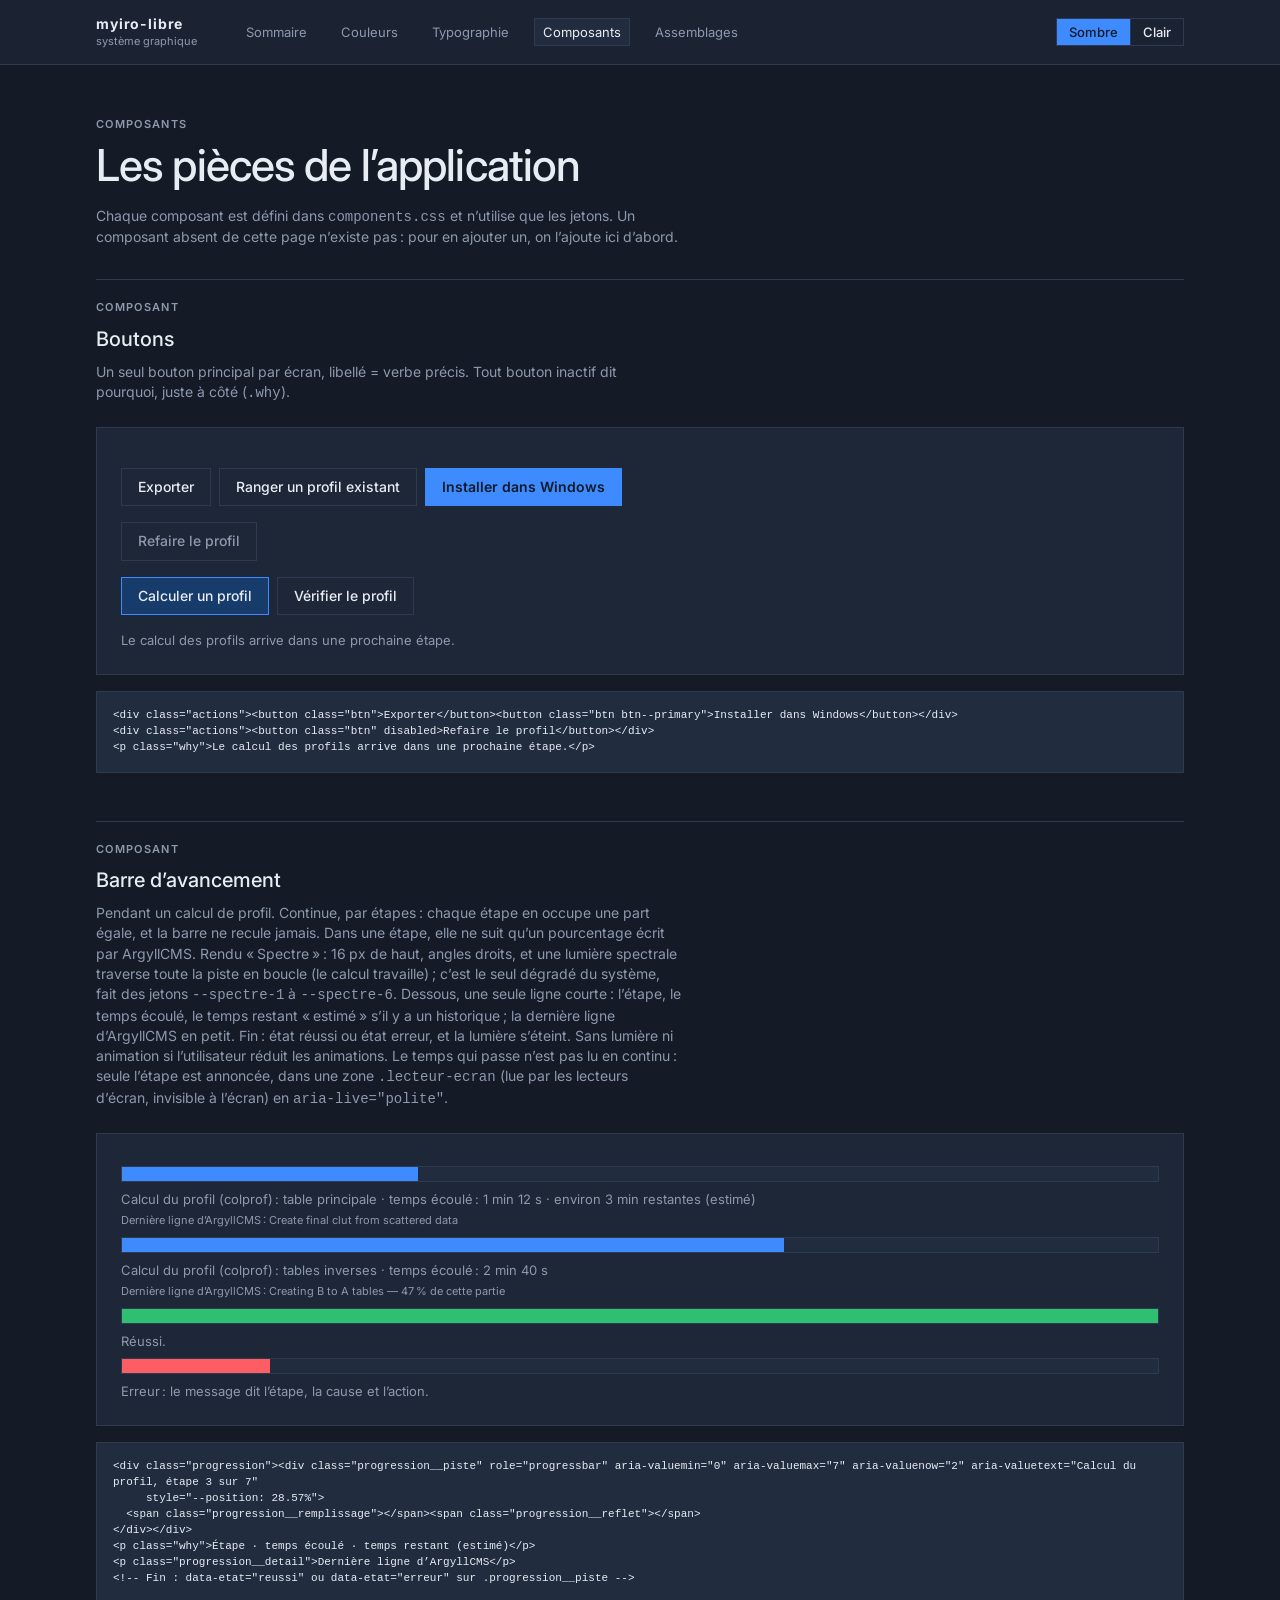
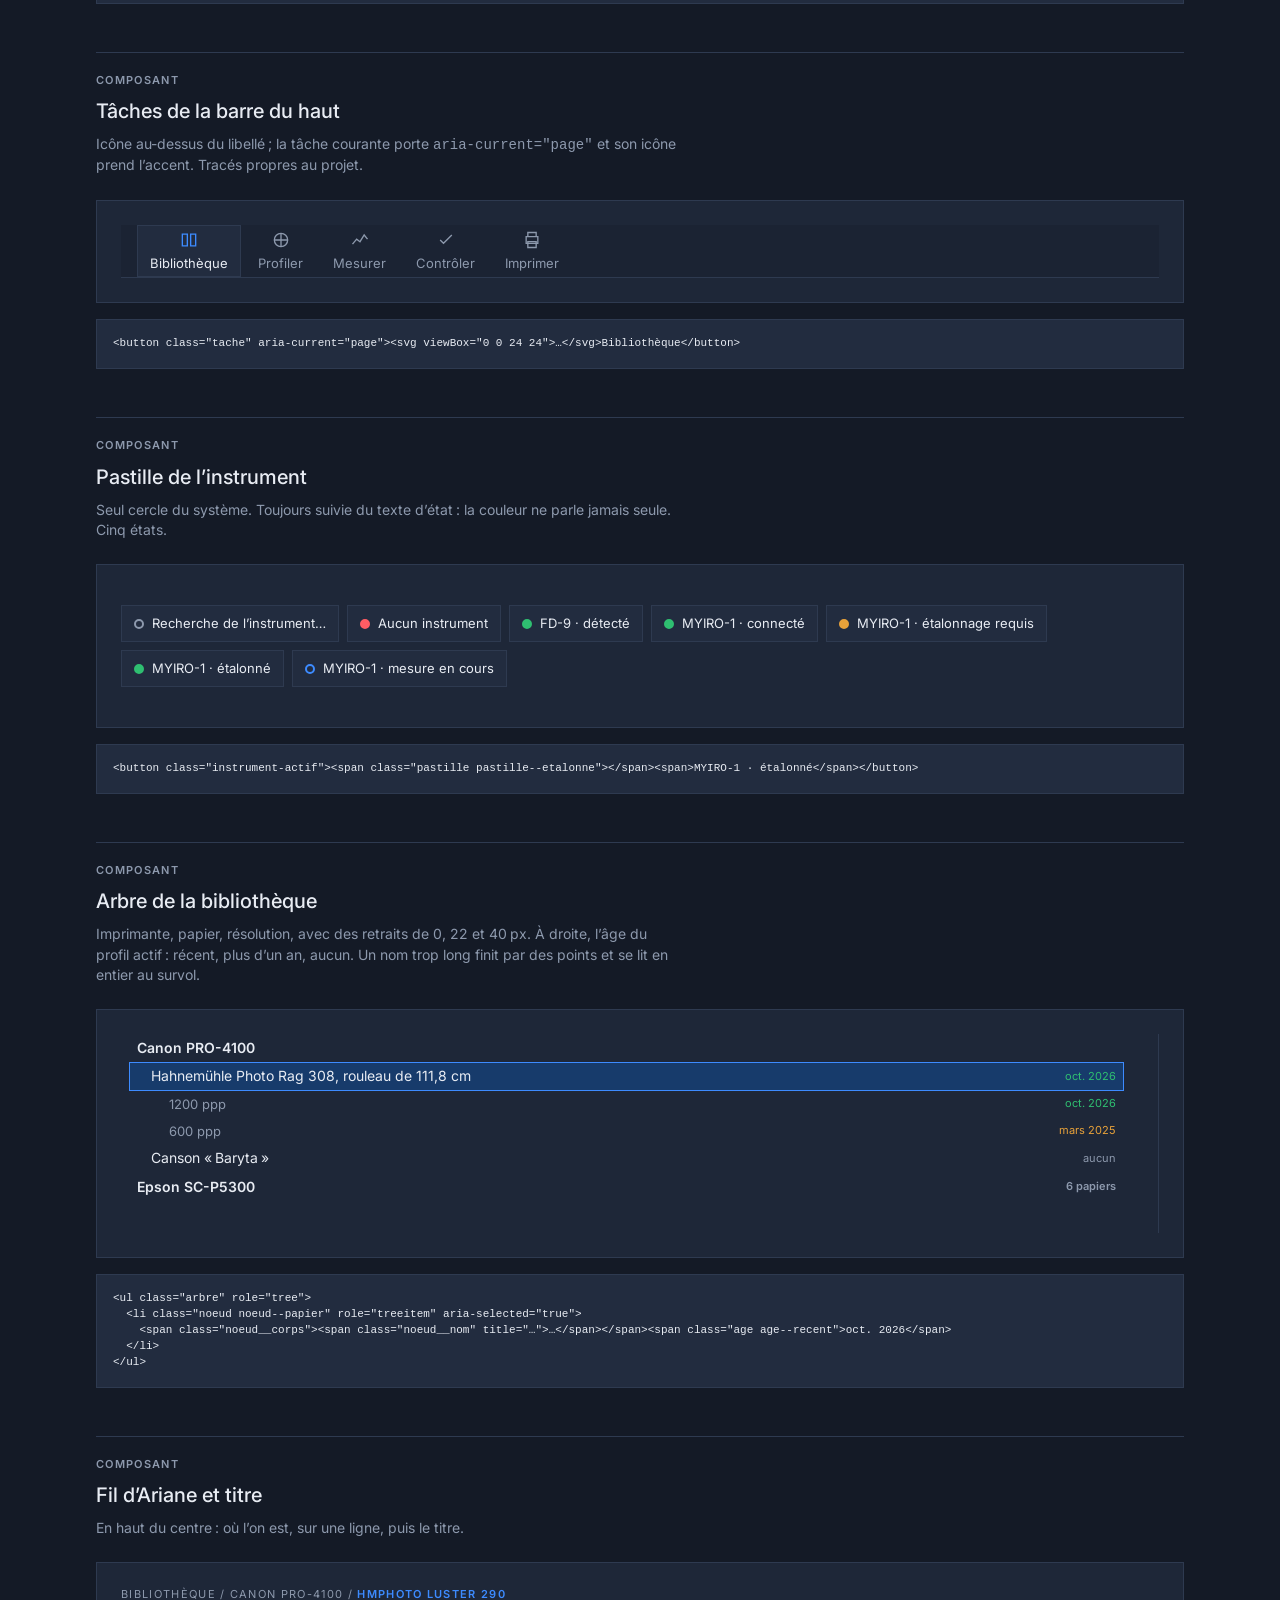
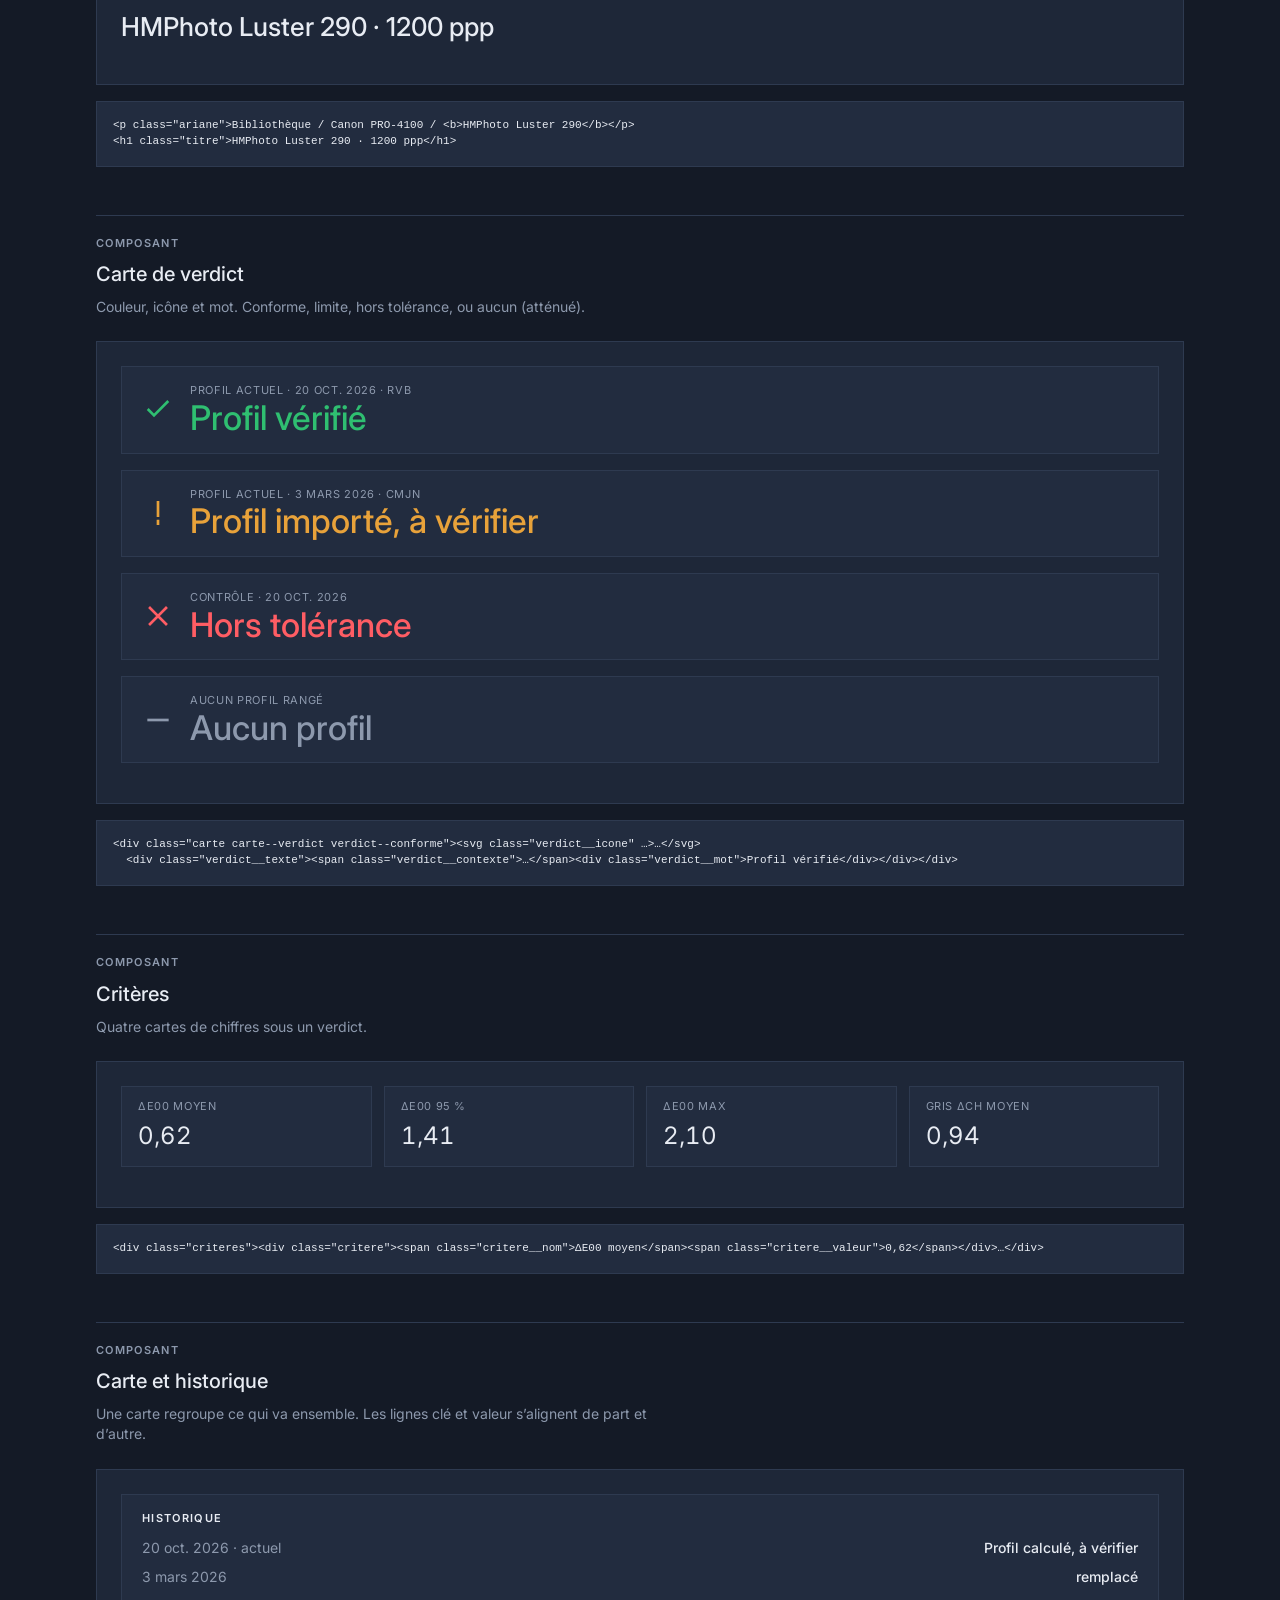
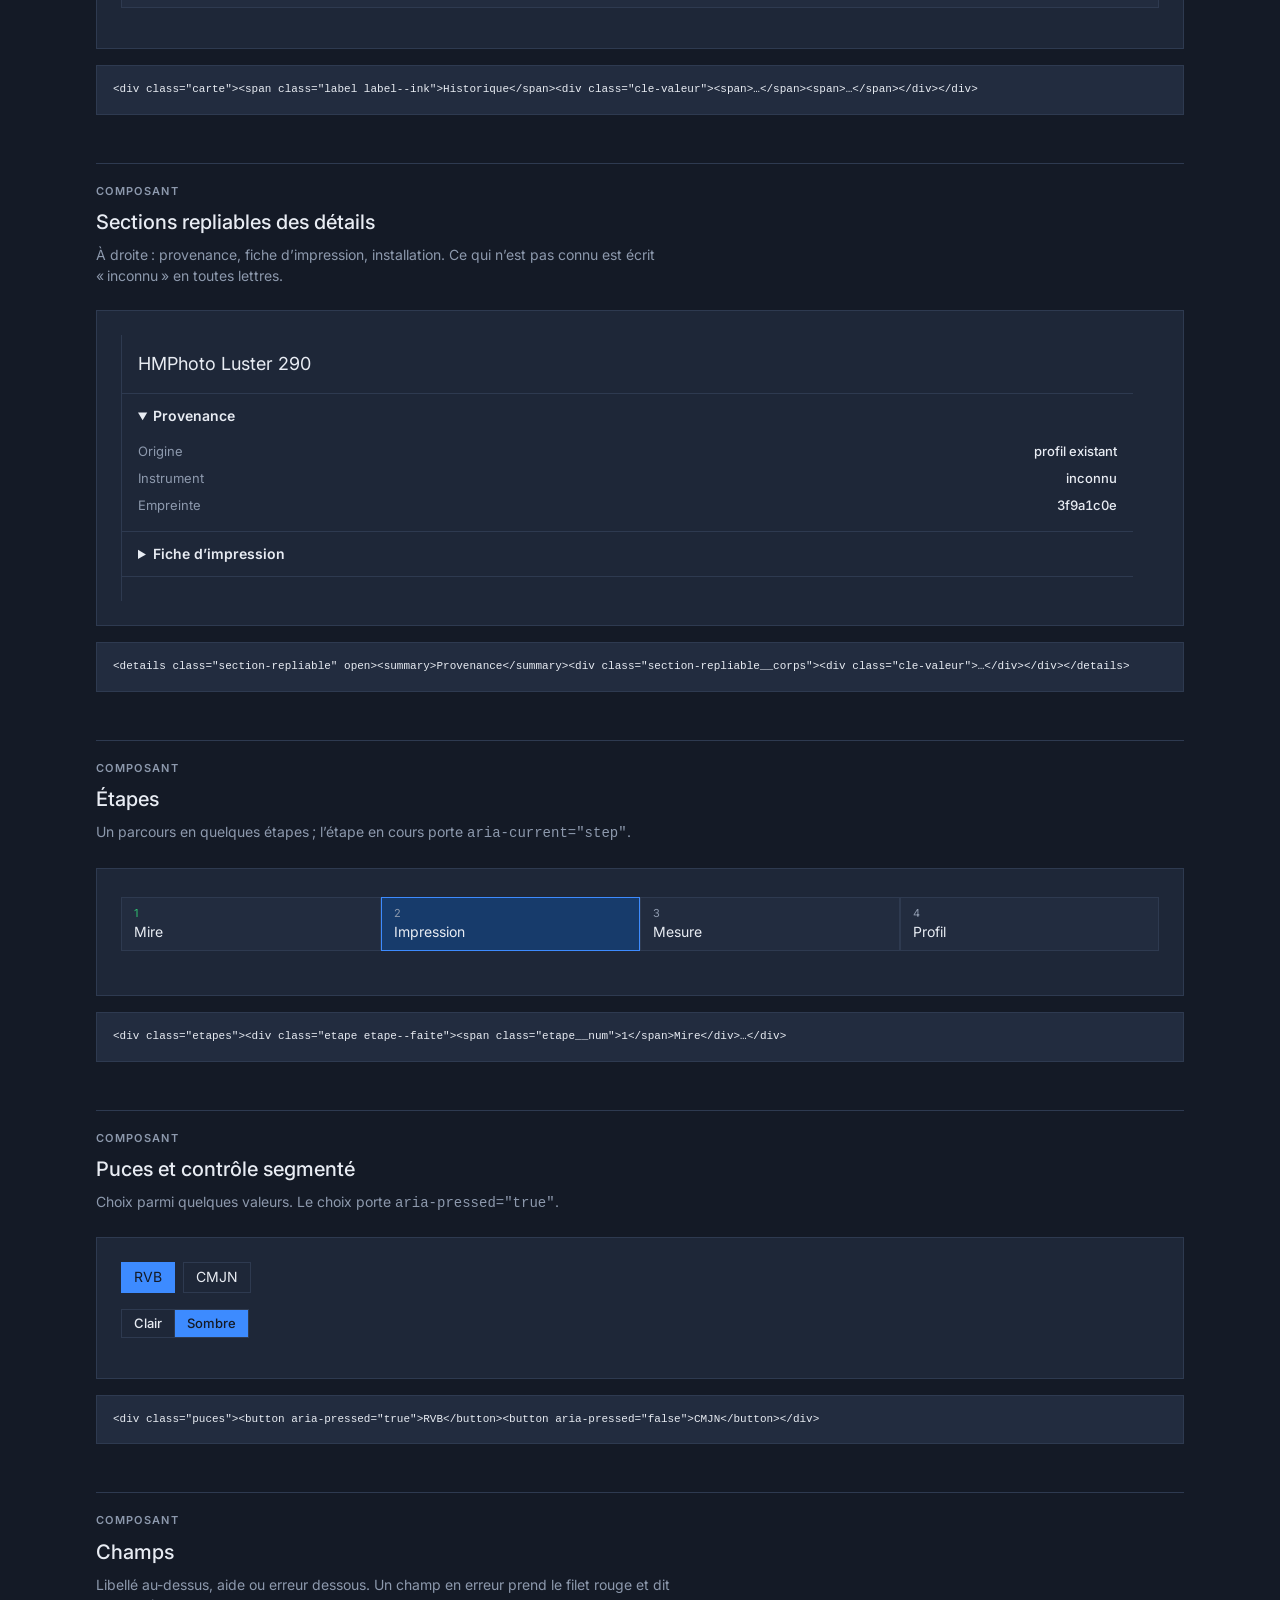
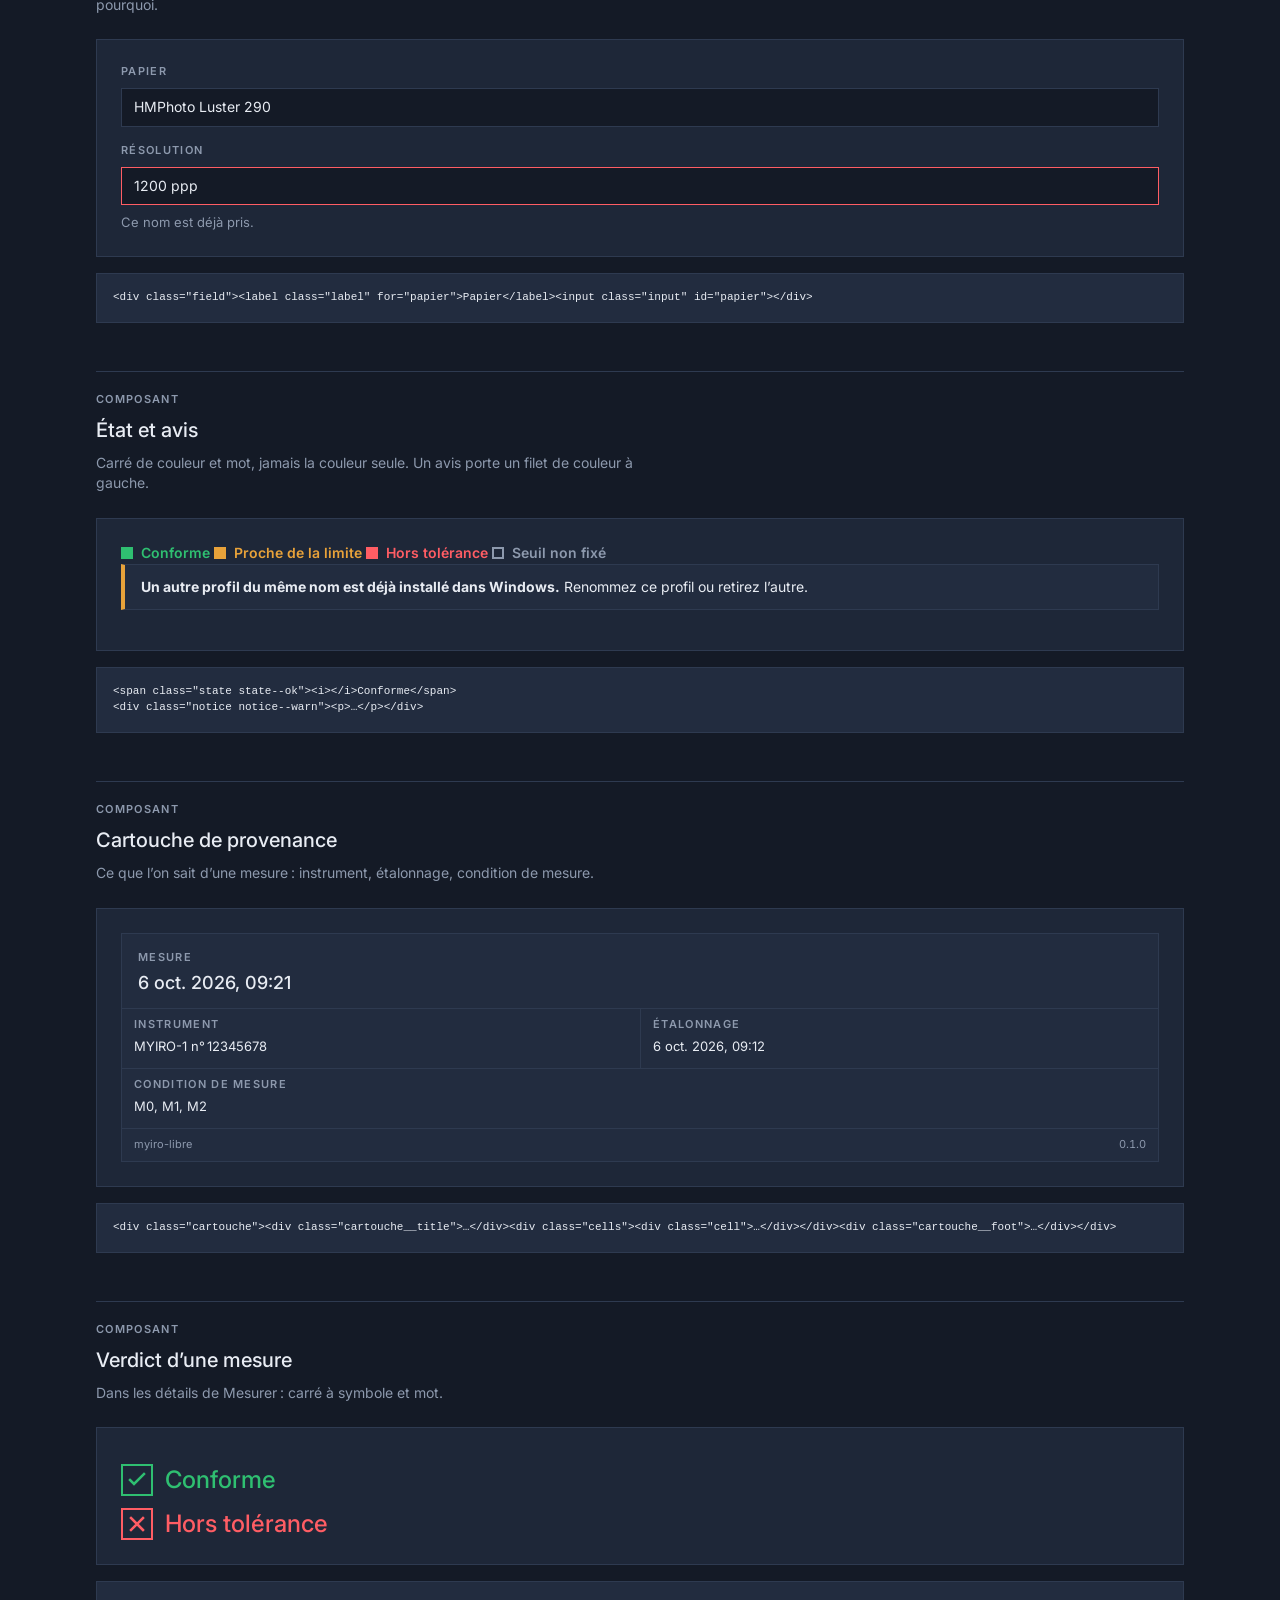
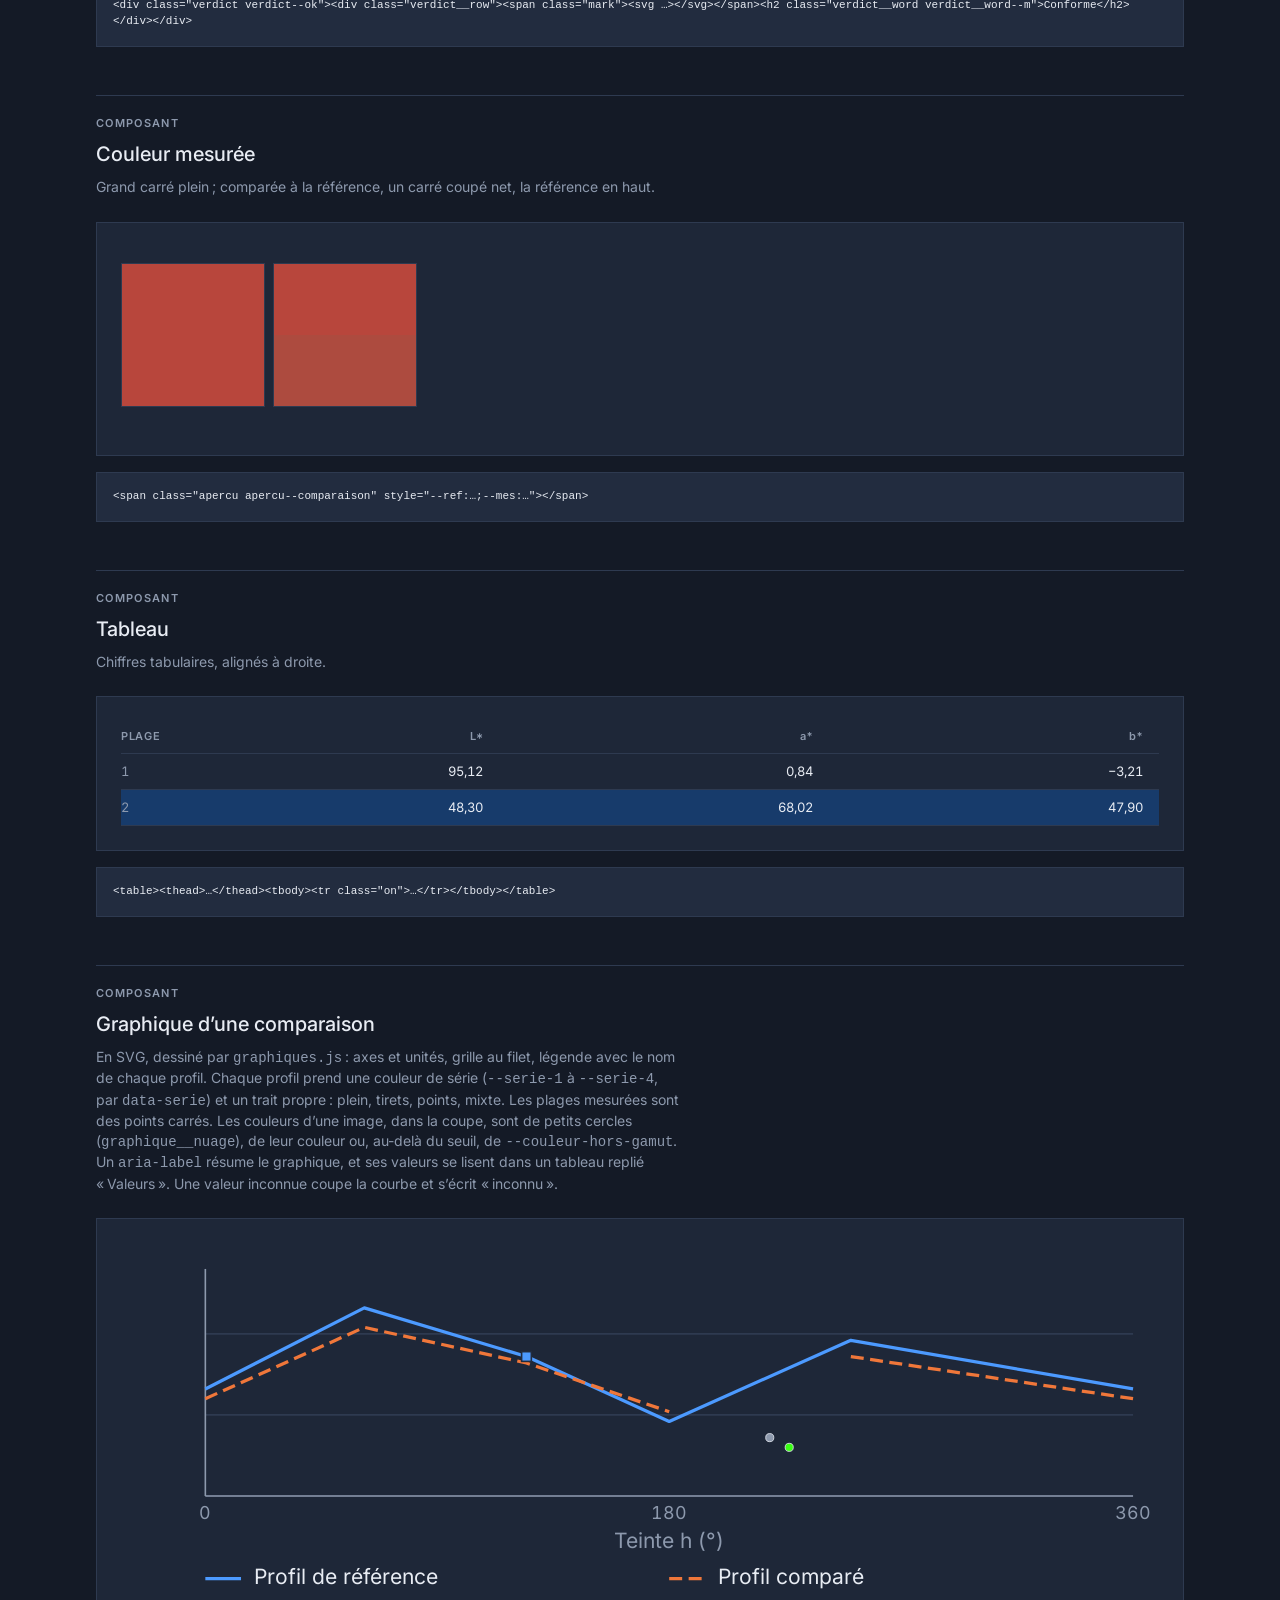
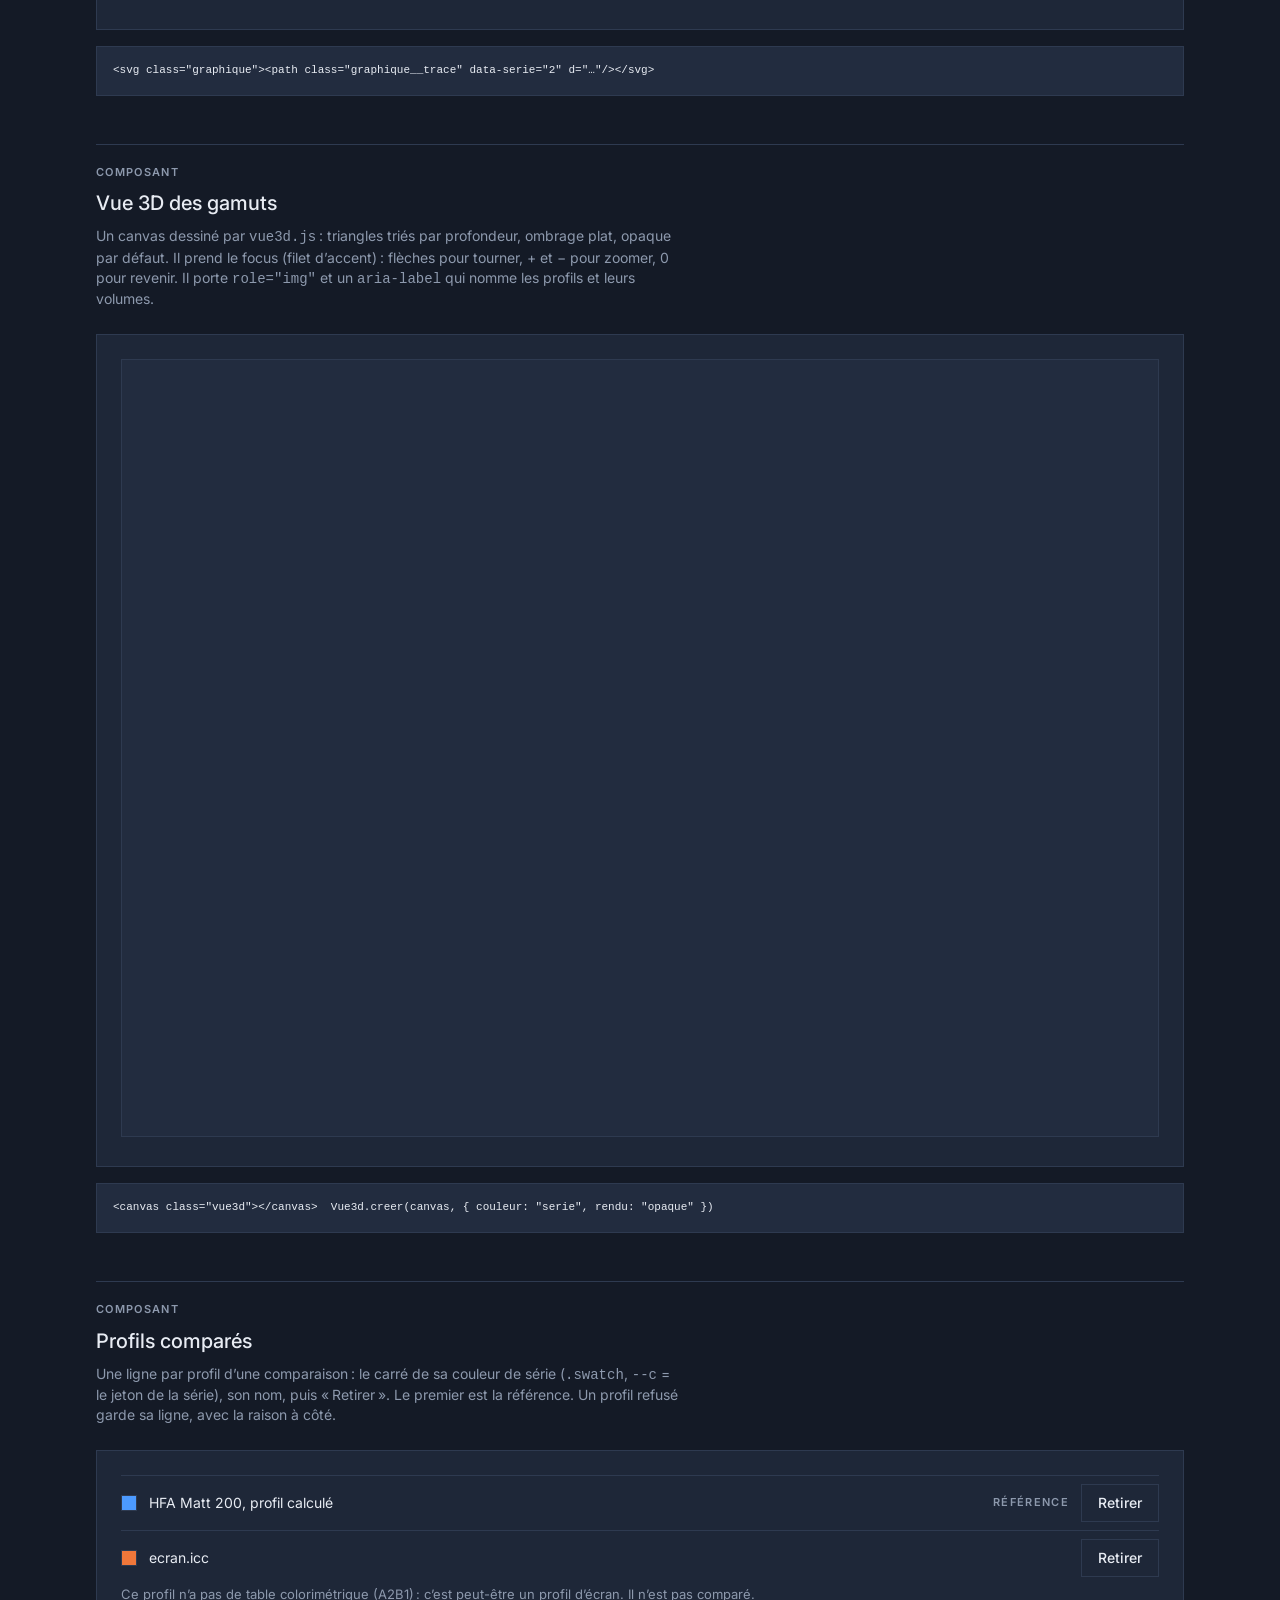
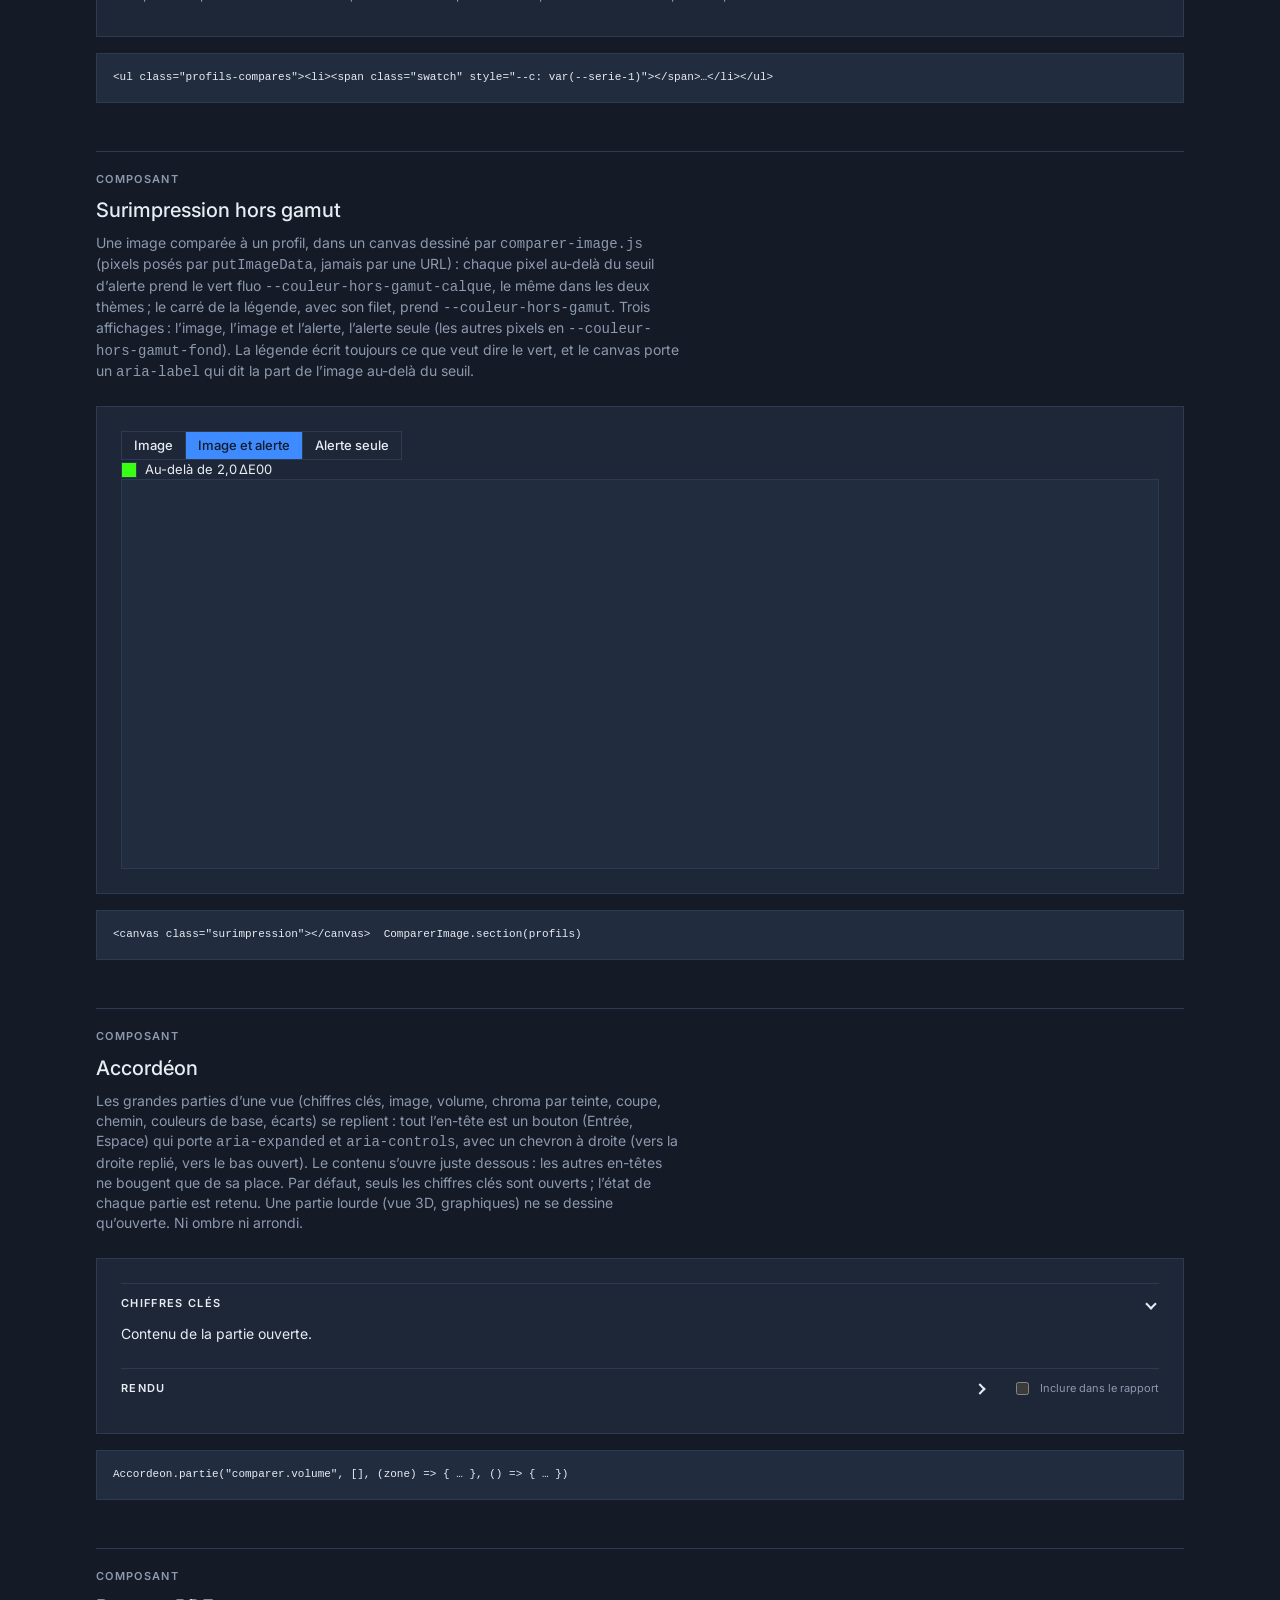
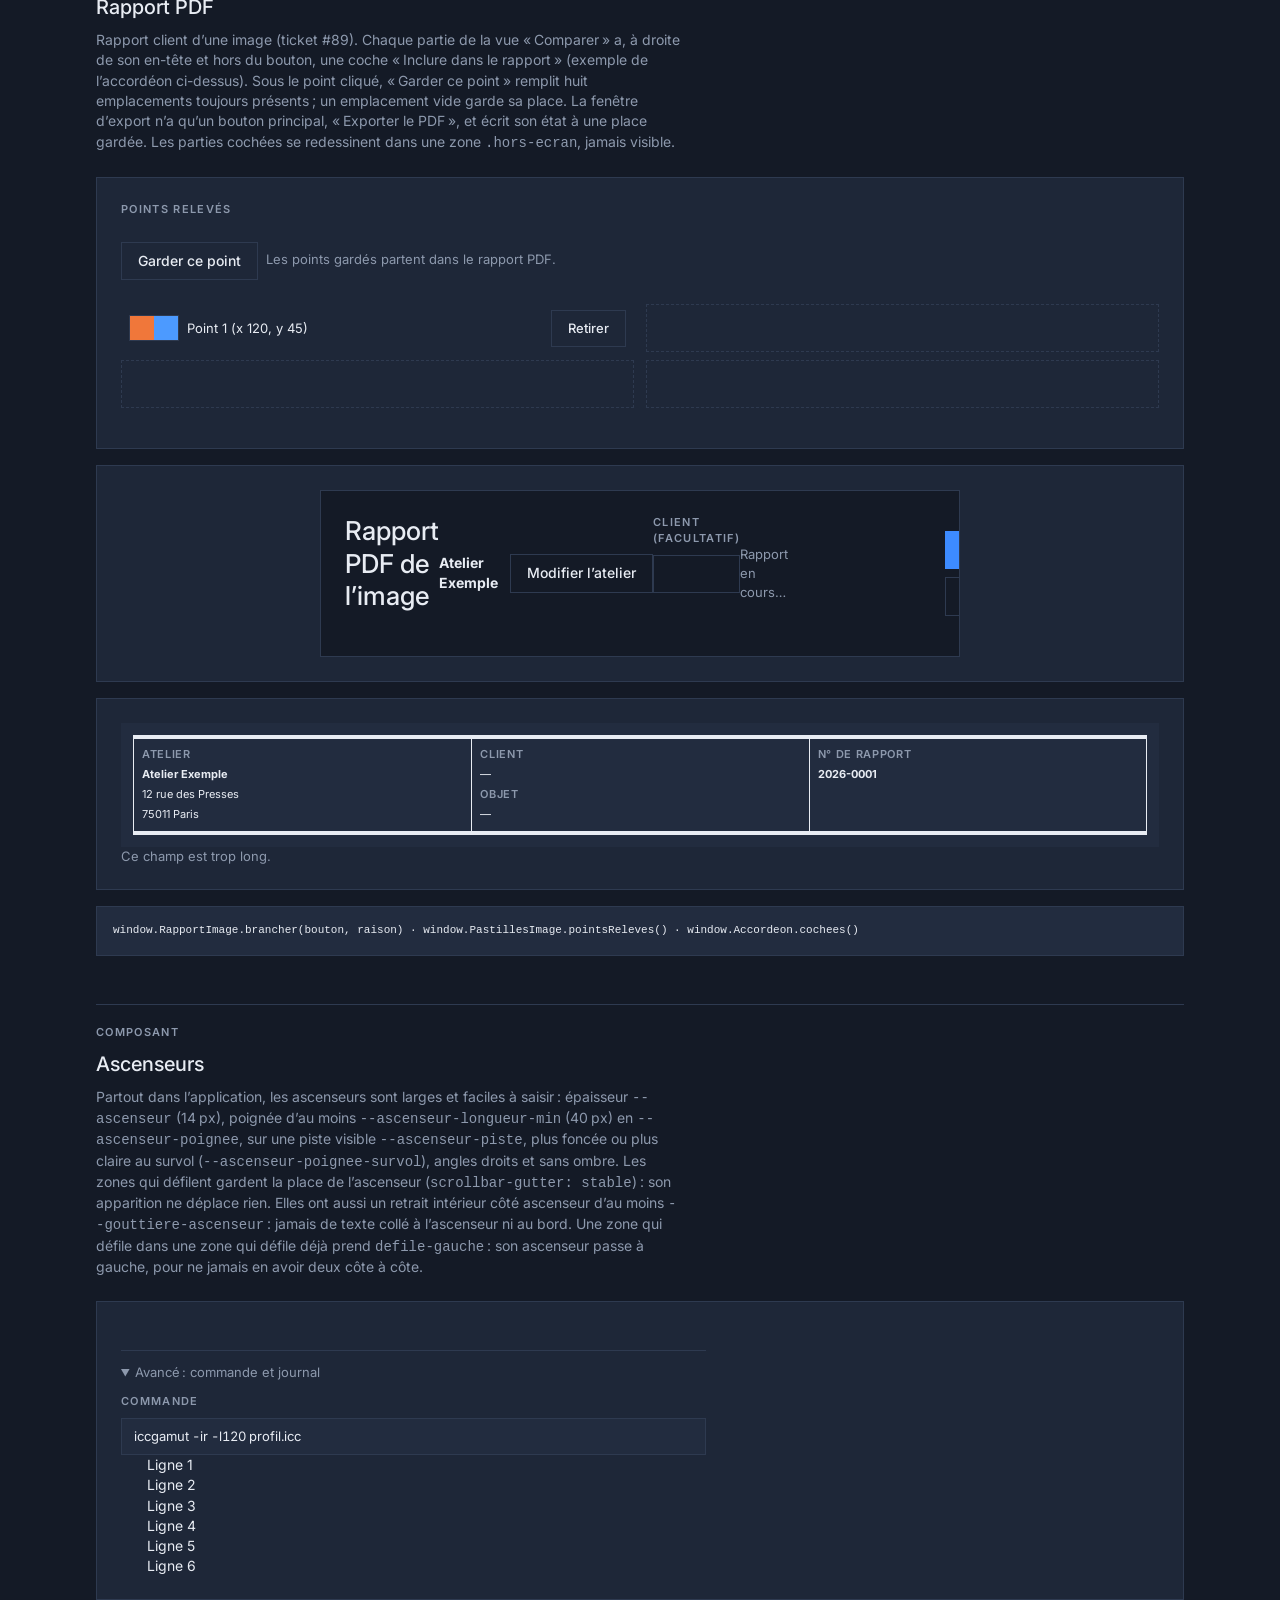
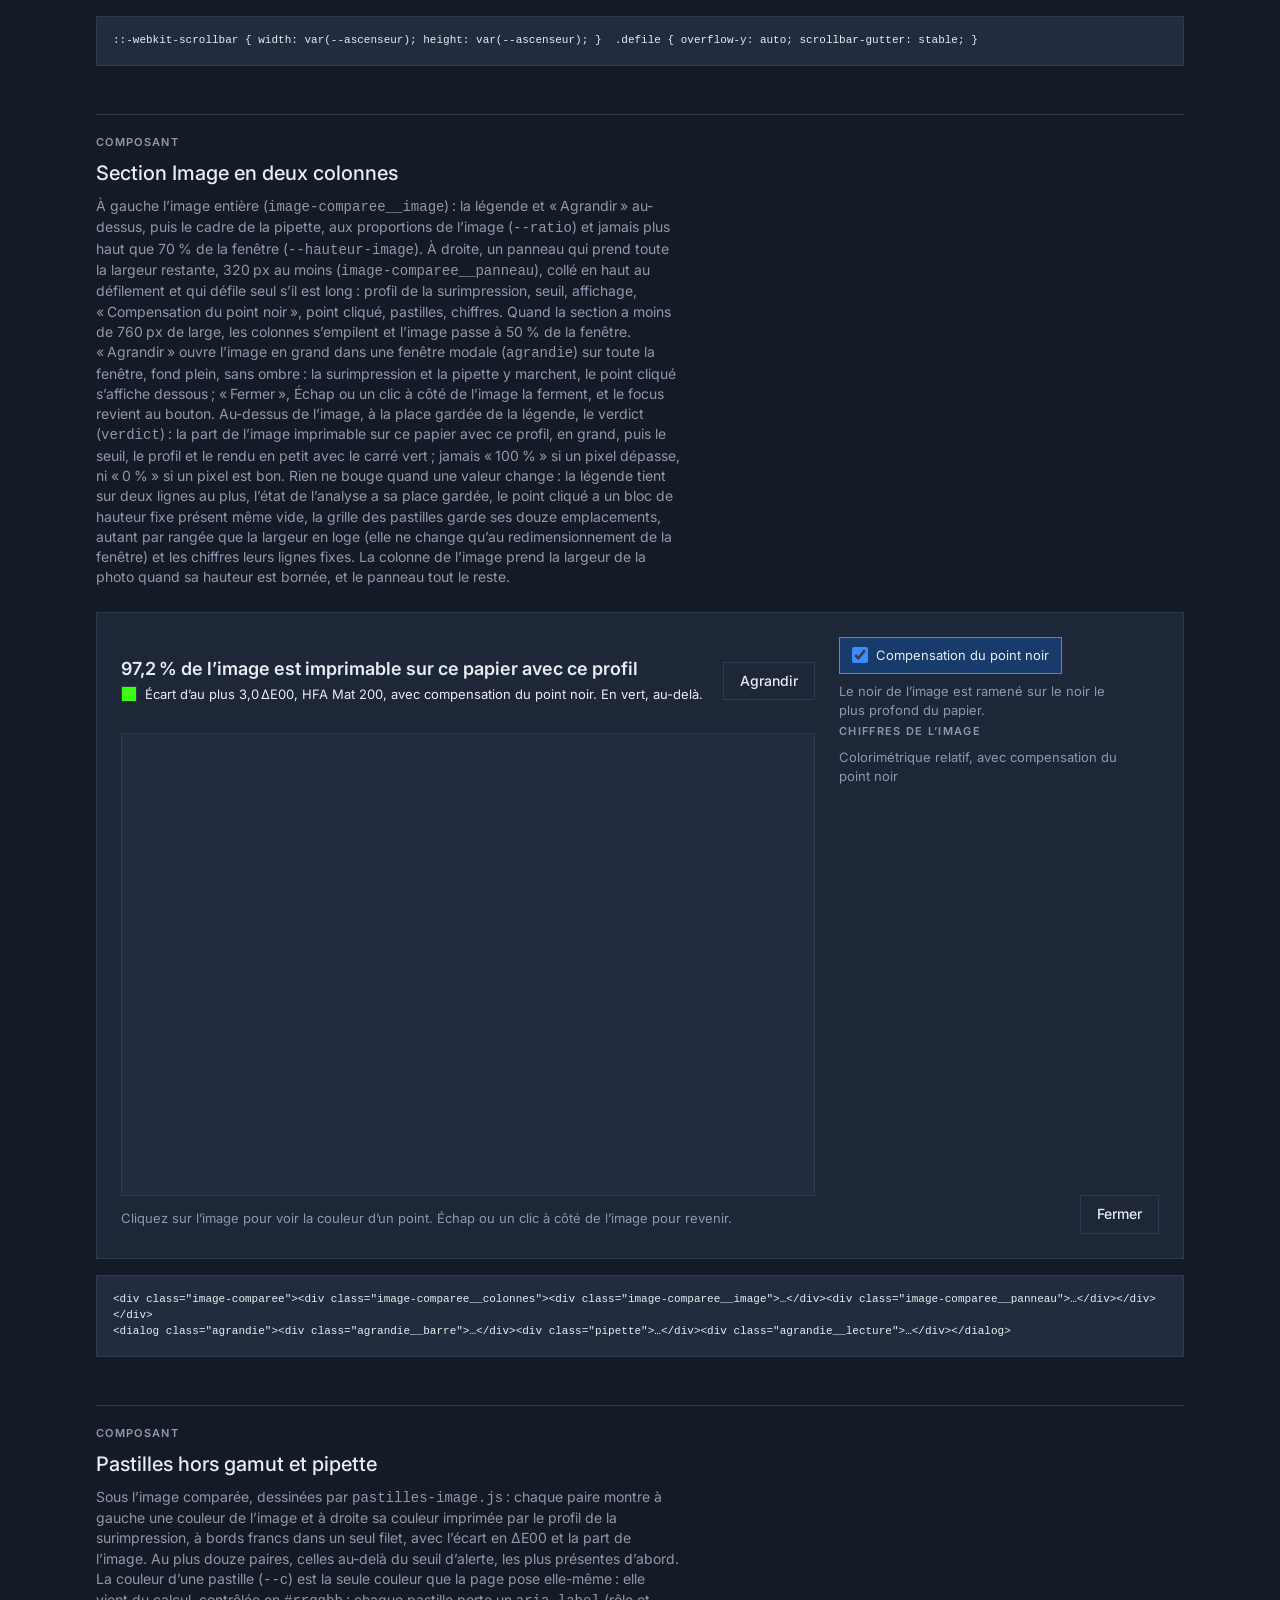
<file: design-system/ui-kit.html>
<!doctype html>
<html lang="fr" data-theme="dark">
<head>
<meta charset="utf-8">
<meta name="viewport" content="width=device-width, initial-scale=1">
<title>Composants · système graphique myiro-libre</title>
<link rel="preconnect" href="https://fonts.googleapis.com">
<link rel="preconnect" href="https://fonts.gstatic.com" crossorigin>
<link rel="stylesheet" href="https://fonts.googleapis.com/css2?family=Inter:opsz,wght@14..32,400;14..32,500;14..32,600;14..32,700&amp;display=swap">
<link rel="stylesheet" href="tokens.css">
<link rel="stylesheet" href="components.css">
<link rel="stylesheet" href="doc.css">
</head>
<body>
<header class="ds-head"><div class="page">
  <div class="marque">myiro-libre<small>système graphique</small></div>
  <nav aria-label="Pages du système graphique"><a href="index.html">Sommaire</a><a href="brand-book.html">Couleurs</a><a href="typography.html">Typographie</a><a href="ui-kit.html" aria-current="page">Composants</a><a href="patterns.html">Assemblages</a></nav>
  <div class="seg" role="group" aria-label="Thème"><button data-theme-choix="dark" aria-pressed="true">Sombre</button><button data-theme-choix="light" aria-pressed="false">Clair</button></div>
</div></header>
<main class="page">
<section class="ds-intro"><span class="label">Composants</span><h1>Les pièces de l’application</h1><p class="prose">Chaque composant est défini dans <code>components.css</code> et n’utilise que les jetons. Un composant absent de cette page n’existe pas&#8239;: pour en ajouter un, on l’ajoute ici d’abord.</p></section>

<section class="ds-block"><span class="label">Composant</span><h2>Boutons</h2><p>Un seul bouton principal par écran, libellé = verbe précis. Tout bouton inactif dit pourquoi, juste à côté (<code>.why</code>).</p>
<div class="ds-demo"><div class="actions"><button class="btn">Exporter</button><button class="btn">Ranger un profil existant</button><button class="btn btn--primary">Installer dans Windows</button></div><div class="actions"><button class="btn" disabled>Refaire le profil</button></div><div class="actions"><button class="btn" aria-expanded="true">Calculer un profil</button><button class="btn" aria-expanded="false">Vérifier le profil</button></div><p class="why">Le calcul des profils arrive dans une prochaine étape.</p></div>
<pre class="ds-code">&lt;div class="actions"&gt;&lt;button class="btn"&gt;Exporter&lt;/button&gt;&lt;button class="btn btn--primary"&gt;Installer dans Windows&lt;/button&gt;&lt;/div&gt;
&lt;div class="actions"&gt;&lt;button class="btn" disabled&gt;Refaire le profil&lt;/button&gt;&lt;/div&gt;
&lt;p class="why"&gt;Le calcul des profils arrive dans une prochaine étape.&lt;/p&gt;</pre></section>

<section class="ds-block"><span class="label">Composant</span><h2>Barre d’avancement</h2><p>Pendant un calcul de profil. Continue, par étapes&#8239;: chaque étape en occupe une part égale, et la barre ne recule jamais. Dans une étape, elle ne suit qu’un pourcentage écrit par ArgyllCMS. Rendu «&#8239;Spectre&#8239;»&#8239;: 16&#8239;px de haut, angles droits, et une lumière spectrale traverse toute la piste en boucle (le calcul travaille)&#8239;; c’est le seul dégradé du système, fait des jetons <code>--spectre-1</code> à <code>--spectre-6</code>. Dessous, une seule ligne courte&#8239;: l’étape, le temps écoulé, le temps restant «&#8239;estimé&#8239;» s’il y a un historique&#8239;; la dernière ligne d’ArgyllCMS en petit. Fin&#8239;: état réussi ou état erreur, et la lumière s’éteint. Sans lumière ni animation si l’utilisateur réduit les animations. Le temps qui passe n’est pas lu en continu&#8239;: seule l’étape est annoncée, dans une zone <code>.lecteur-ecran</code> (lue par les lecteurs d’écran, invisible à l’écran) en <code>aria-live="polite"</code>.</p>
<div class="ds-demo">
<div class="progression"><div class="progression__piste" role="progressbar" aria-label="Avancement du calcul" aria-valuemin="0" aria-valuemax="7" aria-valuenow="2" aria-valuetext="Calcul du profil, étape 3 sur 7" style="--position: 28.57%"><span class="progression__remplissage"></span><span class="progression__reflet"></span></div></div>
<p class="why">Calcul du profil (colprof)&#8239;: table principale · temps écoulé&#8239;: 1 min 12 s · environ 3 min restantes (estimé)</p>
<p class="progression__detail">Dernière ligne d’ArgyllCMS&#8239;: Create final clut from scattered data</p>
<div class="progression"><div class="progression__piste" role="progressbar" aria-label="Avancement du calcul" aria-valuemin="0" aria-valuemax="7" aria-valuenow="4" aria-valuetext="Calcul du profil, étape 5 sur 7" style="--position: 63.86%"><span class="progression__remplissage"></span><span class="progression__reflet"></span></div></div>
<p class="why">Calcul du profil (colprof)&#8239;: tables inverses · temps écoulé&#8239;: 2 min 40 s</p>
<p class="progression__detail">Dernière ligne d’ArgyllCMS&#8239;: Creating B to A tables — 47&#8239;% de cette partie</p>
<div class="progression"><div class="progression__piste" role="progressbar" aria-label="Avancement du calcul" aria-valuemin="0" aria-valuemax="7" aria-valuenow="7" data-etat="reussi" style="--position: 100%"><span class="progression__remplissage"></span><span class="progression__reflet"></span></div></div>
<p class="why">Réussi.</p>
<div class="progression"><div class="progression__piste" role="progressbar" aria-label="Avancement du calcul" aria-valuemin="0" aria-valuemax="7" aria-valuenow="1" data-etat="erreur" style="--position: 14.29%"><span class="progression__remplissage"></span><span class="progression__reflet"></span></div></div>
<p class="why">Erreur&#8239;: le message dit l’étape, la cause et l’action.</p>
</div>
<pre class="ds-code">&lt;div class="progression"&gt;&lt;div class="progression__piste" role="progressbar" aria-valuemin="0" aria-valuemax="7" aria-valuenow="2" aria-valuetext="Calcul du profil, étape 3 sur 7"
     style="--position: 28.57%"&gt;
  &lt;span class="progression__remplissage"&gt;&lt;/span&gt;&lt;span class="progression__reflet"&gt;&lt;/span&gt;
&lt;/div&gt;&lt;/div&gt;
&lt;p class="why"&gt;Étape · temps écoulé · temps restant (estimé)&lt;/p&gt;
&lt;p class="progression__detail"&gt;Dernière ligne d’ArgyllCMS&lt;/p&gt;
&lt;!-- Fin : data-etat="reussi" ou data-etat="erreur" sur .progression__piste --&gt;</pre></section>

<section class="ds-block"><span class="label">Composant</span><h2>Tâches de la barre du haut</h2><p>Icône au-dessus du libellé&#8239;; la tâche courante porte <code>aria-current="page"</code> et son icône prend l’accent. Tracés propres au projet.</p>
<div class="ds-demo"><div class="barre-haut">
<button class="tache" aria-current="page"><svg viewBox="0 0 24 24" aria-hidden="true"><path d="M4 5h6v14H4zM14 5h6v14h-6z"/></svg>Bibliothèque</button>
<button class="tache"><svg viewBox="0 0 24 24" aria-hidden="true"><circle cx="12" cy="12" r="8"/><path d="M12 4v16M4 12h16"/></svg>Profiler</button>
<button class="tache"><svg viewBox="0 0 24 24" aria-hidden="true"><path d="M3 17l5-6 4 3 5-8 4 5"/></svg>Mesurer</button>
<button class="tache"><svg viewBox="0 0 24 24" aria-hidden="true"><path d="M5 12l4 4 10-10"/></svg>Contrôler</button>
<button class="tache"><svg viewBox="0 0 24 24" aria-hidden="true"><path d="M7 8V3h10v5M5 8h14v8H5zM7 14h10v7H7z"/></svg>Imprimer</button>
</div></div>
<pre class="ds-code">&lt;button class="tache" aria-current="page"&gt;&lt;svg viewBox="0 0 24 24"&gt;…&lt;/svg&gt;Bibliothèque&lt;/button&gt;</pre></section>

<section class="ds-block"><span class="label">Composant</span><h2>Pastille de l’instrument</h2><p>Seul cercle du système. Toujours suivie du texte d’état&#8239;: la couleur ne parle jamais seule. Cinq états.</p>
<div class="ds-demo"><div class="actions">
<span class="instrument-actif"><span class="pastille pastille--non-detecte"></span><span>Recherche de l’instrument…</span></span>
<span class="instrument-actif"><span class="pastille pastille--introuvable"></span><span>Aucun instrument</span></span>
<span class="instrument-actif"><span class="pastille pastille--connecte"></span><span>FD-9 · détecté</span></span>
<span class="instrument-actif"><span class="pastille pastille--connecte"></span><span>MYIRO-1 · connecté</span></span>
<span class="instrument-actif"><span class="pastille pastille--etalonnage-requis"></span><span>MYIRO-1 · étalonnage requis</span></span>
<span class="instrument-actif"><span class="pastille pastille--etalonne"></span><span>MYIRO-1 · étalonné</span></span>
<span class="instrument-actif"><span class="pastille pastille--en-mesure"></span><span>MYIRO-1 · mesure en cours</span></span>
</div></div>
<pre class="ds-code">&lt;button class="instrument-actif"&gt;&lt;span class="pastille pastille--etalonne"&gt;&lt;/span&gt;&lt;span&gt;MYIRO-1 · étalonné&lt;/span&gt;&lt;/button&gt;</pre></section>

<section class="ds-block"><span class="label">Composant</span><h2>Arbre de la bibliothèque</h2><p>Imprimante, papier, résolution, avec des retraits de 0, 22 et 40&#8239;px. À droite, l’âge du profil actif&#8239;: récent, plus d’un an, aucun. Un nom trop long finit par des points et se lit en entier au survol.</p>
<div class="ds-demo"><div class="zone-gauche"><ul class="arbre" role="tree">
<li class="noeud noeud--imprimante" role="treeitem"><span class="noeud__corps"><span class="noeud__nom" title="Canon PRO-4100">Canon PRO-4100</span></span></li>
<li class="noeud noeud--papier" role="treeitem" aria-selected="true"><span class="noeud__corps"><span class="noeud__nom" title="Hahnemühle Photo Rag 308, rouleau de 111,8 cm">Hahnemühle Photo Rag 308, rouleau de 111,8 cm</span></span><span class="age age--recent">oct. 2026</span></li>
<li class="noeud noeud--resolution" role="treeitem"><span class="noeud__corps"><span class="noeud__nom">1200 ppp</span></span><span class="age age--recent">oct. 2026</span></li>
<li class="noeud noeud--resolution" role="treeitem"><span class="noeud__corps"><span class="noeud__nom">600 ppp</span></span><span class="age age--ancien">mars 2025</span></li>
<li class="noeud noeud--papier" role="treeitem"><span class="noeud__corps"><span class="noeud__nom">Canson «&#8239;Baryta&#8239;»</span></span><span class="age age--aucun">aucun</span></li>
<li class="noeud noeud--imprimante" role="treeitem"><span class="noeud__corps"><span class="noeud__nom">Epson SC-P5300</span></span><span class="noeud__compte">6 papiers</span></li>
</ul></div></div>
<pre class="ds-code">&lt;ul class="arbre" role="tree"&gt;
  &lt;li class="noeud noeud--papier" role="treeitem" aria-selected="true"&gt;
    &lt;span class="noeud__corps"&gt;&lt;span class="noeud__nom" title="…"&gt;…&lt;/span&gt;&lt;/span&gt;&lt;span class="age age--recent"&gt;oct. 2026&lt;/span&gt;
  &lt;/li&gt;
&lt;/ul&gt;</pre></section>

<section class="ds-block"><span class="label">Composant</span><h2>Fil d’Ariane et titre</h2><p>En haut du centre&#8239;: où l’on est, sur une ligne, puis le titre.</p>
<div class="ds-demo"><p class="ariane">Bibliothèque / Canon PRO-4100 / <b>HMPhoto Luster 290</b></p><h1 class="titre">HMPhoto Luster 290 · 1200 ppp</h1></div>
<pre class="ds-code">&lt;p class="ariane"&gt;Bibliothèque / Canon PRO-4100 / &lt;b&gt;HMPhoto Luster 290&lt;/b&gt;&lt;/p&gt;
&lt;h1 class="titre"&gt;HMPhoto Luster 290 · 1200 ppp&lt;/h1&gt;</pre></section>

<section class="ds-block"><span class="label">Composant</span><h2>Carte de verdict</h2><p>Couleur, icône et mot. Conforme, limite, hors tolérance, ou aucun (atténué).</p>
<div class="ds-demo">
<div class="carte carte--verdict verdict--conforme"><svg class="verdict__icone" viewBox="0 0 24 24" aria-hidden="true"><path d="M5 12l4 4 10-10"/></svg><div class="verdict__texte"><span class="verdict__contexte">Profil actuel · 20 oct. 2026 · RVB</span><div class="verdict__mot">Profil vérifié</div></div></div>
<div class="carte carte--verdict verdict--limite"><svg class="verdict__icone" viewBox="0 0 24 24" aria-hidden="true"><path d="M12 4v10M12 18v2"/></svg><div class="verdict__texte"><span class="verdict__contexte">Profil actuel · 3 mars 2026 · CMJN</span><div class="verdict__mot">Profil importé, à vérifier</div></div></div>
<div class="carte carte--verdict verdict--hors"><svg class="verdict__icone" viewBox="0 0 24 24" aria-hidden="true"><path d="M6 6l12 12M18 6L6 18"/></svg><div class="verdict__texte"><span class="verdict__contexte">Contrôle · 20 oct. 2026</span><div class="verdict__mot">Hors tolérance</div></div></div>
<div class="carte carte--verdict verdict--aucun"><svg class="verdict__icone" viewBox="0 0 24 24" aria-hidden="true"><path d="M5 12h14"/></svg><div class="verdict__texte"><span class="verdict__contexte">Aucun profil rangé</span><div class="verdict__mot">Aucun profil</div></div></div>
</div>
<pre class="ds-code">&lt;div class="carte carte--verdict verdict--conforme"&gt;&lt;svg class="verdict__icone" …&gt;…&lt;/svg&gt;
  &lt;div class="verdict__texte"&gt;&lt;span class="verdict__contexte"&gt;…&lt;/span&gt;&lt;div class="verdict__mot"&gt;Profil vérifié&lt;/div&gt;&lt;/div&gt;&lt;/div&gt;</pre></section>

<section class="ds-block"><span class="label">Composant</span><h2>Critères</h2><p>Quatre cartes de chiffres sous un verdict.</p>
<div class="ds-demo"><div class="criteres">
<div class="critere"><span class="critere__nom">ΔE00 moyen</span><span class="critere__valeur">0,62</span></div>
<div class="critere"><span class="critere__nom">ΔE00 95&#8239;%</span><span class="critere__valeur">1,41</span></div>
<div class="critere"><span class="critere__nom">ΔE00 max</span><span class="critere__valeur">2,10</span></div>
<div class="critere"><span class="critere__nom">Gris ΔCh moyen</span><span class="critere__valeur">0,94</span></div>
</div></div>
<pre class="ds-code">&lt;div class="criteres"&gt;&lt;div class="critere"&gt;&lt;span class="critere__nom"&gt;ΔE00 moyen&lt;/span&gt;&lt;span class="critere__valeur"&gt;0,62&lt;/span&gt;&lt;/div&gt;…&lt;/div&gt;</pre></section>

<section class="ds-block"><span class="label">Composant</span><h2>Carte et historique</h2><p>Une carte regroupe ce qui va ensemble. Les lignes clé et valeur s’alignent de part et d’autre.</p>
<div class="ds-demo"><div class="carte"><span class="label label--ink">Historique</span>
<div class="cle-valeur mute"><span>20 oct. 2026 · actuel</span><span>Profil calculé, à vérifier</span></div>
<div class="cle-valeur mute"><span>3 mars 2026</span><span>remplacé</span></div></div></div>
<pre class="ds-code">&lt;div class="carte"&gt;&lt;span class="label label--ink"&gt;Historique&lt;/span&gt;&lt;div class="cle-valeur"&gt;&lt;span&gt;…&lt;/span&gt;&lt;span&gt;…&lt;/span&gt;&lt;/div&gt;&lt;/div&gt;</pre></section>

<section class="ds-block"><span class="label">Composant</span><h2>Sections repliables des détails</h2><p>À droite&#8239;: provenance, fiche d’impression, installation. Ce qui n’est pas connu est écrit «&#8239;inconnu&#8239;» en toutes lettres.</p>
<div class="ds-demo"><div class="zone-droite"><div class="zone-droite__titre">HMPhoto Luster 290</div>
<details class="section-repliable" open><summary>Provenance</summary><div class="section-repliable__corps">
<div class="cle-valeur"><span>Origine</span><b>profil existant</b></div>
<div class="cle-valeur"><span>Instrument</span><b>inconnu</b></div>
<div class="cle-valeur"><span>Empreinte</span><b class="num">3f9a1c0e</b></div></div></details>
<details class="section-repliable"><summary>Fiche d’impression</summary><div class="section-repliable__corps"><div class="cle-valeur"><span>Fiche</span><b>inconnue</b></div></div></details>
</div></div>
<pre class="ds-code">&lt;details class="section-repliable" open&gt;&lt;summary&gt;Provenance&lt;/summary&gt;&lt;div class="section-repliable__corps"&gt;&lt;div class="cle-valeur"&gt;…&lt;/div&gt;&lt;/div&gt;&lt;/details&gt;</pre></section>

<section class="ds-block"><span class="label">Composant</span><h2>Étapes</h2><p>Un parcours en quelques étapes&#8239;; l’étape en cours porte <code>aria-current="step"</code>.</p>
<div class="ds-demo"><div class="etapes">
<div class="etape etape--faite"><span class="etape__num">1</span>Mire</div>
<div class="etape" aria-current="step"><span class="etape__num">2</span>Impression</div>
<div class="etape"><span class="etape__num">3</span>Mesure</div>
<div class="etape"><span class="etape__num">4</span>Profil</div>
</div></div>
<pre class="ds-code">&lt;div class="etapes"&gt;&lt;div class="etape etape--faite"&gt;&lt;span class="etape__num"&gt;1&lt;/span&gt;Mire&lt;/div&gt;…&lt;/div&gt;</pre></section>

<section class="ds-block"><span class="label">Composant</span><h2>Puces et contrôle segmenté</h2><p>Choix parmi quelques valeurs. Le choix porte <code>aria-pressed="true"</code>.</p>
<div class="ds-demo"><div class="puces"><button aria-pressed="true">RVB</button><button aria-pressed="false">CMJN</button></div><div class="actions"><div class="seg" role="group" aria-label="Thème"><button aria-pressed="false">Clair</button><button aria-pressed="true">Sombre</button></div></div></div>
<pre class="ds-code">&lt;div class="puces"&gt;&lt;button aria-pressed="true"&gt;RVB&lt;/button&gt;&lt;button aria-pressed="false"&gt;CMJN&lt;/button&gt;&lt;/div&gt;</pre></section>

<section class="ds-block"><span class="label">Composant</span><h2>Champs</h2><p>Libellé au-dessus, aide ou erreur dessous. Un champ en erreur prend le filet rouge et dit pourquoi.</p>
<div class="ds-demo"><div class="field"><label class="label" for="demo-papier">Papier</label><input class="input" id="demo-papier" value="HMPhoto Luster 290"></div><div class="field"><label class="label" for="demo-res">Résolution</label><input class="input input--error" id="demo-res" value="1200 ppp"><p class="why">Ce nom est déjà pris.</p></div></div>
<pre class="ds-code">&lt;div class="field"&gt;&lt;label class="label" for="papier"&gt;Papier&lt;/label&gt;&lt;input class="input" id="papier"&gt;&lt;/div&gt;</pre></section>

<section class="ds-block"><span class="label">Composant</span><h2>État et avis</h2><p>Carré de couleur et mot, jamais la couleur seule. Un avis porte un filet de couleur à gauche.</p>
<div class="ds-demo"><p><span class="state state--ok"><i></i>Conforme</span> <span class="state state--warn"><i></i>Proche de la limite</span> <span class="state state--bad"><i></i>Hors tolérance</span> <span class="state state--none"><i></i>Seuil non fixé</span></p><div class="notice notice--warn"><p><b>Un autre profil du même nom est déjà installé dans Windows.</b> Renommez ce profil ou retirez l’autre.</p></div></div>
<pre class="ds-code">&lt;span class="state state--ok"&gt;&lt;i&gt;&lt;/i&gt;Conforme&lt;/span&gt;
&lt;div class="notice notice--warn"&gt;&lt;p&gt;…&lt;/p&gt;&lt;/div&gt;</pre></section>

<section class="ds-block"><span class="label">Composant</span><h2>Cartouche de provenance</h2><p>Ce que l’on sait d’une mesure&#8239;: instrument, étalonnage, condition de mesure.</p>
<div class="ds-demo"><div class="cartouche"><div class="cartouche__title"><span class="label">Mesure</span><strong>6 oct. 2026, 09:21</strong></div><div class="cells"><div class="cell"><span class="label">Instrument</span>MYIRO-1 n°&#8239;12345678</div><div class="cell"><span class="label">Étalonnage</span>6 oct. 2026, 09:12</div><div class="cell cell--wide"><span class="label">Condition de mesure</span>M0, M1, M2</div></div><div class="cartouche__foot"><span>myiro-libre</span><span class="num">0.1.0</span></div></div></div>
<pre class="ds-code">&lt;div class="cartouche"&gt;&lt;div class="cartouche__title"&gt;…&lt;/div&gt;&lt;div class="cells"&gt;&lt;div class="cell"&gt;…&lt;/div&gt;&lt;/div&gt;&lt;div class="cartouche__foot"&gt;…&lt;/div&gt;&lt;/div&gt;</pre></section>

<section class="ds-block"><span class="label">Composant</span><h2>Verdict d’une mesure</h2><p>Dans les détails de Mesurer&#8239;: carré à symbole et mot.</p>
<div class="ds-demo"><div class="verdict verdict--ok"><div class="verdict__row"><span class="mark"><svg viewBox="0 0 24 24" aria-hidden="true"><path d="M5 12l4 4 10-10"/></svg></span><h2 class="verdict__word verdict__word--m">Conforme</h2></div></div><div class="verdict verdict--bad"><div class="verdict__row"><span class="mark mark--bad"><svg viewBox="0 0 24 24" aria-hidden="true"><path d="M6 6l12 12M18 6L6 18"/></svg></span><h2 class="verdict__word verdict__word--m">Hors tolérance</h2></div></div></div>
<pre class="ds-code">&lt;div class="verdict verdict--ok"&gt;&lt;div class="verdict__row"&gt;&lt;span class="mark"&gt;&lt;svg …&gt;&lt;/svg&gt;&lt;/span&gt;&lt;h2 class="verdict__word verdict__word--m"&gt;Conforme&lt;/h2&gt;&lt;/div&gt;&lt;/div&gt;</pre></section>

<section class="ds-block"><span class="label">Composant</span><h2>Couleur mesurée</h2><p>Grand carré plein&#8239;; comparée à la référence, un carré coupé net, la référence en haut.</p>
<div class="ds-demo"><div class="actions"><span class="apercu" style="--c:#b8463c"></span><span class="apercu apercu--comparaison" style="--ref:#b8463c;--mes:#ad4b3f"></span></div></div>
<pre class="ds-code">&lt;span class="apercu apercu--comparaison" style="--ref:…;--mes:…"&gt;&lt;/span&gt;</pre></section>

<section class="ds-block"><span class="label">Composant</span><h2>Tableau</h2><p>Chiffres tabulaires, alignés à droite.</p>
<div class="ds-demo"><table><thead><tr><th>Plage</th><th class="r lc">L*</th><th class="r lc">a*</th><th class="r lc">b*</th></tr></thead><tbody><tr><td class="id num">1</td><td class="r num">95,12</td><td class="r num">0,84</td><td class="r num">−3,21</td></tr><tr class="on"><td class="id num">2</td><td class="r num">48,30</td><td class="r num">68,02</td><td class="r num">47,90</td></tr></tbody></table></div>
<pre class="ds-code">&lt;table&gt;&lt;thead&gt;…&lt;/thead&gt;&lt;tbody&gt;&lt;tr class="on"&gt;…&lt;/tr&gt;&lt;/tbody&gt;&lt;/table&gt;</pre></section>
<section class="ds-block"><span class="label">Composant</span><h2>Graphique d’une comparaison</h2><p>En SVG, dessiné par <code>graphiques.js</code>&#8239;: axes et unités, grille au filet, légende avec le nom de chaque profil. Chaque profil prend une couleur de série (<code>--serie-1</code> à <code>--serie-4</code>, par <code>data-serie</code>) et un trait propre&#8239;: plein, tirets, points, mixte. Les plages mesurées sont des points carrés. Les couleurs d’une image, dans la coupe, sont de petits cercles (<code>graphique__nuage</code>), de leur couleur ou, au-delà du seuil, de <code>--couleur-hors-gamut</code>. Un <code>aria-label</code> résume le graphique, et ses valeurs se lisent dans un tableau replié «&#8239;Valeurs&#8239;». Une valeur inconnue coupe la courbe et s’écrit «&#8239;inconnu&#8239;».</p>
<div class="ds-demo"><svg class="graphique" viewBox="0 0 640 220" role="img" aria-label="Exemple&#8239;: chroma par teinte de deux profils">
<line class="graphique__grille" x1="52" x2="624" y1="56" y2="56"/><line class="graphique__grille" x1="52" x2="624" y1="106" y2="106"/><line class="graphique__grille" x1="52" x2="624" y1="156" y2="156"/>
<line class="graphique__axe" x1="52" x2="624" y1="156" y2="156"/><line class="graphique__axe" x1="52" x2="52" y1="16" y2="156"/>
<text class="graphique__texte" x="52" y="170" text-anchor="middle">0</text><text class="graphique__texte" x="338" y="170" text-anchor="middle">180</text><text class="graphique__texte" x="624" y="170" text-anchor="middle">360</text>
<text class="graphique__titre" x="338" y="188" text-anchor="middle">Teinte h (°)</text>
<path class="graphique__trace" data-serie="1" d="M52,90 L150,40 L250,70 L338,110 L450,60 L624,90"/>
<path class="graphique__trace" data-serie="2" d="M52,96 L150,52 L250,74 L338,104 M450,70 L624,96"/>
<rect class="graphique__point" data-serie="1" x="247" y="67" width="6" height="6"/>
<circle class="graphique__nuage" cx="400" cy="120" r="2.5"/><circle class="graphique__nuage graphique__nuage--alerte" cx="412" cy="126" r="2.5"/>
<line class="graphique__trace" data-serie="1" x1="52" x2="74" y1="207" y2="207"/><text class="graphique__legende" x="82" y="210">Profil de référence</text>
<line class="graphique__trace" data-serie="2" x1="338" x2="360" y1="207" y2="207"/><text class="graphique__legende" x="368" y="210">Profil comparé</text>
</svg></div>
<pre class="ds-code">&lt;svg class="graphique"&gt;&lt;path class="graphique__trace" data-serie="2" d="…"/&gt;&lt;/svg&gt;</pre></section>

<section class="ds-block"><span class="label">Composant</span><h2>Vue 3D des gamuts</h2><p>Un canvas dessiné par <code>vue3d.js</code>&#8239;: triangles triés par profondeur, ombrage plat, opaque par défaut. Il prend le focus (filet d’accent)&#8239;: flèches pour tourner, + et − pour zoomer, 0 pour revenir. Il porte <code>role="img"</code> et un <code>aria-label</code> qui nomme les profils et leurs volumes.</p>
<div class="ds-demo"><canvas class="vue3d" tabindex="0" role="img" aria-label="Exemple&#8239;: vue 3D vide"></canvas></div>
<pre class="ds-code">&lt;canvas class="vue3d"&gt;&lt;/canvas&gt;  Vue3d.creer(canvas, { couleur: "serie", rendu: "opaque" })</pre></section>

<section class="ds-block"><span class="label">Composant</span><h2>Profils comparés</h2><p>Une ligne par profil d’une comparaison&#8239;: le carré de sa couleur de série (<code>.swatch</code>, <code>--c</code> = le jeton de la série), son nom, puis «&#8239;Retirer&#8239;». Le premier est la référence. Un profil refusé garde sa ligne, avec la raison à côté.</p>
<div class="ds-demo"><ul class="profils-compares"><li><span class="swatch" style="--c: var(--serie-1)"></span><span>HFA Matt 200, profil calculé</span><span class="label">référence</span><button class="btn">Retirer</button></li><li><span class="swatch" style="--c: var(--serie-2)"></span><span>ecran.icc</span><button class="btn">Retirer</button><p class="why">Ce profil n’a pas de table colorimétrique (A2B1)&#8239;: c’est peut-être un profil d’écran. Il n’est pas comparé.</p></li></ul></div>
<pre class="ds-code">&lt;ul class="profils-compares"&gt;&lt;li&gt;&lt;span class="swatch" style="--c: var(--serie-1)"&gt;&lt;/span&gt;…&lt;/li&gt;&lt;/ul&gt;</pre></section>

<section class="ds-block"><span class="label">Composant</span><h2>Surimpression hors gamut</h2><p>Une image comparée à un profil, dans un canvas dessiné par <code>comparer-image.js</code> (pixels posés par <code>putImageData</code>, jamais par une URL)&#8239;: chaque pixel au-delà du seuil d’alerte prend le vert fluo <code>--couleur-hors-gamut-calque</code>, le même dans les deux thèmes&#8239;; le carré de la légende, avec son filet, prend <code>--couleur-hors-gamut</code>. Trois affichages&#8239;: l’image, l’image et l’alerte, l’alerte seule (les autres pixels en <code>--couleur-hors-gamut-fond</code>). La légende écrit toujours ce que veut dire le vert, et le canvas porte un <code>aria-label</code> qui dit la part de l’image au-delà du seuil.</p>
<div class="ds-demo"><div class="seg" role="group" aria-label="Afficher"><button aria-pressed="false">Image</button><button aria-pressed="true">Image et alerte</button><button aria-pressed="false">Alerte seule</button></div>
<p class="legende-alerte"><span class="swatch" style="--c: var(--couleur-hors-gamut)"></span>Au-delà de 2,0&#8239;ΔE00</p>
<canvas class="surimpression" width="320" height="120" tabindex="0" role="img" aria-label="Exemple&#8239;: surimpression vide"></canvas></div>
<pre class="ds-code">&lt;canvas class="surimpression"&gt;&lt;/canvas&gt;  ComparerImage.section(profils)</pre></section>

<section class="ds-block"><span class="label">Composant</span><h2>Accordéon</h2><p>Les grandes parties d’une vue (chiffres clés, image, volume, chroma par teinte, coupe, chemin, couleurs de base, écarts) se replient&#8239;: tout l’en-tête est un bouton (Entrée, Espace) qui porte <code>aria-expanded</code> et <code>aria-controls</code>, avec un chevron à droite (vers la droite replié, vers le bas ouvert). Le contenu s’ouvre juste dessous&#8239;: les autres en-têtes ne bougent que de sa place. Par défaut, seuls les chiffres clés sont ouverts&#8239;; l’état de chaque partie est retenu. Une partie lourde (vue 3D, graphiques) ne se dessine qu’ouverte. Ni ombre ni arrondi.</p>
<div class="ds-demo"><div class="section accordeon"><h2 class="section__head accordeon__titre"><button class="accordeon__bouton" type="button" aria-expanded="true" aria-controls="ds-partie-1" id="ds-partie-1-titre"><span class="label label--ink">Chiffres clés</span><span class="accordeon__chevron" aria-hidden="true"></span></button></h2><div class="accordeon__corps" id="ds-partie-1" role="region" aria-labelledby="ds-partie-1-titre"><p class="prose">Contenu de la partie ouverte.</p></div></div>
<div class="section accordeon"><h2 class="section__head accordeon__titre"><button class="accordeon__bouton" type="button" aria-expanded="false" aria-controls="ds-partie-2" id="ds-partie-2-titre"><span class="label label--ink">Rendu</span><span class="accordeon__chevron" aria-hidden="true"></span></button><label class="accordeon__rapport"><input type="checkbox"><span>Inclure dans le rapport</span></label></h2><div class="accordeon__corps" id="ds-partie-2" role="region" aria-labelledby="ds-partie-2-titre" hidden></div></div></div>
<pre class="ds-code">Accordeon.partie("comparer.volume", [], (zone) =&gt; { … }, () =&gt; { … })</pre></section>

<section class="ds-block"><span class="label">Composant</span><h2>Rapport PDF</h2><p>Rapport client d’une image (ticket #89). Chaque partie de la vue «&#8239;Comparer&#8239;» a, à droite de son en-tête et hors du bouton, une coche «&#8239;Inclure dans le rapport&#8239;» (exemple de l’accordéon ci-dessus). Sous le point cliqué, «&#8239;Garder ce point&#8239;» remplit huit emplacements toujours présents&#8239;; un emplacement vide garde sa place. La fenêtre d’export n’a qu’un bouton principal, «&#8239;Exporter le PDF&#8239;», et écrit son état à une place gardée. Les parties cochées se redessinent dans une zone <code>.hors-ecran</code>, jamais visible.</p>
<div class="ds-demo"><div class="points-releves"><span class="label">Points relevés</span><div class="actions"><button class="btn">Garder ce point</button><p class="why">Les points gardés partent dans le rapport PDF.</p></div><ol class="points-releves__liste"><li class="points-releves__point"><span class="paire__couleurs"><span class="pastille-couleur" style="--c: var(--serie-2)"></span><span class="pastille-couleur" style="--c: var(--serie-1)"></span></span><span>Point 1 (x 120, y 45)</span><button class="btn">Retirer</button></li><li class="points-releves__point points-releves__point--vide"></li><li class="points-releves__point points-releves__point--vide"></li><li class="points-releves__point points-releves__point--vide"></li></ol></div></div>
<div class="ds-demo"><div class="fenetre-rapport" style="display: flex"><h2 class="titre">Rapport PDF de l’image</h2><div class="fenetre-rapport__atelier"><div class="fenetre-rapport__resume"><b>Atelier Exemple</b></div><button class="btn">Modifier l’atelier</button></div><div class="field"><label class="label" for="ds-client">Client (facultatif)</label><input class="input" id="ds-client" type="text"></div><div class="fenetre-rapport__ligne"><p class="why fenetre-rapport__statut" role="status">Rapport en cours…</p><button class="btn fenetre-rapport__dossier--cache">Ouvrir le dossier</button></div><div class="actions"><button class="btn btn--primary">Exporter le PDF</button><button class="btn">Fermer</button></div></div></div>
<div class="ds-demo"><div class="fenetre-atelier__apercu"><div class="cartouche-rapport"><div class="cartouche-rapport__cellule"><span class="cartouche-rapport__etiquette">Atelier</span><b>Atelier Exemple</b><span>12 rue des Presses</span><span>75011 Paris</span></div><div class="cartouche-rapport__cellule"><span class="cartouche-rapport__etiquette">Client</span><span>—</span><span class="cartouche-rapport__etiquette">Objet</span><span>—</span></div><div class="cartouche-rapport__cellule"><span class="cartouche-rapport__etiquette">N° de rapport</span><b>2026-0001</b></div></div></div><p class="why fenetre-atelier__erreur">Ce champ est trop long.</p></div>
<pre class="ds-code">window.RapportImage.brancher(bouton, raison) · window.PastillesImage.pointsReleves() · window.Accordeon.cochees()</pre></section>

<section class="ds-block"><span class="label">Composant</span><h2>Ascenseurs</h2><p>Partout dans l’application, les ascenseurs sont larges et faciles à saisir&#8239;: épaisseur <code>--ascenseur</code> (14&#8239;px), poignée d’au moins <code>--ascenseur-longueur-min</code> (40&#8239;px) en <code>--ascenseur-poignee</code>, sur une piste visible <code>--ascenseur-piste</code>, plus foncée ou plus claire au survol (<code>--ascenseur-poignee-survol</code>), angles droits et sans ombre. Les zones qui défilent gardent la place de l’ascenseur (<code>scrollbar-gutter: stable</code>)&#8239;: son apparition ne déplace rien. Elles ont aussi un retrait intérieur côté ascenseur d’au moins <code>--gouttiere-ascenseur</code>&#8239;: jamais de texte collé à l’ascenseur ni au bord. Une zone qui défile dans une zone qui défile déjà prend <code>defile-gauche</code>&#8239;: son ascenseur passe à gauche, pour ne jamais en avoir deux côte à côte.</p>
<div class="ds-demo"><details class="replie" open><summary>Avancé&#8239;: commande et journal</summary><span class="label">Commande</span><pre>iccgamut -ir -l120 profil.icc</pre></details><div class="defile defile-gauche" style="height: 120px"><p>Ligne 1</p><p>Ligne 2</p><p>Ligne 3</p><p>Ligne 4</p><p>Ligne 5</p><p>Ligne 6</p><p>Ligne 7</p><p>Ligne 8</p><p>Ligne 9</p><p>Ligne 10</p></div></div>
<pre class="ds-code">::-webkit-scrollbar { width: var(--ascenseur); height: var(--ascenseur); }  .defile { overflow-y: auto; scrollbar-gutter: stable; }</pre></section>

<section class="ds-block"><span class="label">Composant</span><h2>Section Image en deux colonnes</h2><p>À gauche l’image entière (<code>image-comparee__image</code>)&#8239;: la légende et «&#8239;Agrandir&#8239;» au-dessus, puis le cadre de la pipette, aux proportions de l’image (<code>--ratio</code>) et jamais plus haut que 70&#8239;% de la fenêtre (<code>--hauteur-image</code>). À droite, un panneau qui prend toute la largeur restante, 320&#8239;px au moins (<code>image-comparee__panneau</code>), collé en haut au défilement et qui défile seul s’il est long&#8239;: profil de la surimpression, seuil, affichage, «&#8239;Compensation du point noir&#8239;», point cliqué, pastilles, chiffres. Quand la section a moins de 760&#8239;px de large, les colonnes s’empilent et l’image passe à 50&#8239;% de la fenêtre. «&#8239;Agrandir&#8239;» ouvre l’image en grand dans une fenêtre modale (<code>agrandie</code>) sur toute la fenêtre, fond plein, sans ombre&#8239;: la surimpression et la pipette y marchent, le point cliqué s’affiche dessous&#8239;; «&#8239;Fermer&#8239;», Échap ou un clic à côté de l’image la ferment, et le focus revient au bouton. Au-dessus de l’image, à la place gardée de la légende, le verdict (<code>verdict</code>)&#8239;: la part de l’image imprimable sur ce papier avec ce profil, en grand, puis le seuil, le profil et le rendu en petit avec le carré vert&#8239;; jamais «&#8239;100&#8239;%&#8239;» si un pixel dépasse, ni «&#8239;0&#8239;%&#8239;» si un pixel est bon. Rien ne bouge quand une valeur change&#8239;: la légende tient sur deux lignes au plus, l’état de l’analyse a sa place gardée, le point cliqué a un bloc de hauteur fixe présent même vide, la grille des pastilles garde ses douze emplacements, autant par rangée que la largeur en loge (elle ne change qu’au redimensionnement de la fenêtre) et les chiffres leurs lignes fixes. La colonne de l’image prend la largeur de la photo quand sa hauteur est bornée, et le panneau tout le reste.</p>
<div class="ds-demo"><div class="image-comparee"><div class="image-comparee__colonnes"><div class="image-comparee__image"><div class="image-comparee__barre"><div class="verdict"><p class="verdict__part">97,2&#8239;% de l’image est imprimable sur ce papier avec ce profil</p><p class="legende-alerte verdict__detail"><span class="swatch" style="--c: var(--couleur-hors-gamut)"></span><span>Écart d’au plus 3,0&#8239;ΔE00, HFA Mat 200, avec compensation du point noir. En vert, au-delà.</span></p></div><button class="btn">Agrandir</button></div><div class="pipette" style="--ratio: 1.5"><canvas class="surimpression" width="300" height="200" role="img" aria-label="Exemple&#8239;: image comparée"></canvas></div></div>
<div class="image-comparee__panneau"><div class="field"><label class="choix-liste__rang"><input type="checkbox" checked>Compensation du point noir</label><p>Le noir de l’image est ramené sur le noir le plus profond du papier.</p></div><span class="label">Chiffres de l’image</span><p class="why">Colorimétrique relatif, avec compensation du point noir</p></div></div></div>
<div class="agrandie__barre"><p class="why">Cliquez sur l’image pour voir la couleur d’un point. Échap ou un clic à côté de l’image pour revenir.</p><button class="btn">Fermer</button></div></div>
<pre class="ds-code">&lt;div class="image-comparee"&gt;&lt;div class="image-comparee__colonnes"&gt;&lt;div class="image-comparee__image"&gt;…&lt;/div&gt;&lt;div class="image-comparee__panneau"&gt;…&lt;/div&gt;&lt;/div&gt;&lt;/div&gt;
&lt;dialog class="agrandie"&gt;&lt;div class="agrandie__barre"&gt;…&lt;/div&gt;&lt;div class="pipette"&gt;…&lt;/div&gt;&lt;div class="agrandie__lecture"&gt;…&lt;/div&gt;&lt;/dialog&gt;</pre></section>

<section class="ds-block"><span class="label">Composant</span><h2>Pastilles hors gamut et pipette</h2><p>Sous l’image comparée, dessinées par <code>pastilles-image.js</code>&#8239;: chaque paire montre à gauche une couleur de l’image et à droite sa couleur imprimée par le profil de la surimpression, à bords francs dans un seul filet, avec l’écart en ΔE00 et la part de l’image. Au plus douze paires, celles au-delà du seuil d’alerte, les plus présentes d’abord. La couleur d’une pastille (<code>--c</code>) est la seule couleur que la page pose elle-même&#8239;: elle vient du calcul, contrôlée en <code>#rrggbb</code>&#8239;; chaque pastille porte un <code>aria-label</code> (rôle et L*a*b* arrondis). Un clic sur l’image (curseur en croix) montre en tête la paire du point cliqué, plus grande, avec ses L*a*b*&#8239;; le point est marqué par <code>pipette__repere</code>, carré à l’encre bordé du fond, lisible sur une photo claire comme sombre. Une ligne dit que les couleurs sont approchées à l’écran. Ici, les jetons de série tiennent lieu de couleurs calculées.</p>
<div class="ds-demo"><div class="pipette"><canvas class="surimpression" width="320" height="120" role="img" aria-label="Exemple&#8239;: image et point cliqué"></canvas><span class="pipette__repere" style="--x: 0.4; --y: 0.5" aria-hidden="true"></span></div>
<div class="pastilles-section"><span class="label">Couleurs hors gamut</span>
<div class="pastilles-pipette"><span class="label">Couleur du point cliqué</span><div class="paire paire--pipette"><div class="paire__couleurs"><span class="pastille-couleur" style="--c: var(--serie-1)" role="img" aria-label="Couleur de l’image&#8239;: L* 52, a* 60, b* 40"></span><span class="pastille-couleur" style="--c: var(--serie-2)" role="img" aria-label="Couleur imprimée&#8239;: L* 54, a* 48, b* 36"></span></div><div class="paire__lignes"><span class="paire__ligne"><b>Image</b> L* 52  a* 60  b* 40</span><span class="paire__ligne"><b>Imprimé</b> L* 54  a* 48  b* 36</span><span class="paire__ligne">6,4&#8239;ΔE00</span><span class="paire__ligne">Au-delà du seuil d’alerte de 2,0&#8239;ΔE00</span><span class="paire__ligne why">Compensation du point noir&#8239;: la couleur visée est celle de l’image.</span></div></div></div>
<div class="pastilles"><div class="paire"><div class="paire__couleurs"><span class="pastille-couleur" style="--c: var(--serie-3)" role="img" aria-label="Couleur de l’image&#8239;: L* 40, a* 10, b* -60"></span><span class="pastille-couleur" style="--c: var(--serie-4)" role="img" aria-label="Couleur imprimée&#8239;: L* 42, a* 8, b* -45"></span></div><span class="paire__texte">8,1&#8239;ΔE00</span><span class="paire__texte">3,2&#8239;% de l’image</span></div></div>
<p class="why">Couleurs approchées à l’écran (écran non calibré).</p></div></div>
<pre class="ds-code">&lt;div class="pipette"&gt;&lt;canvas class="surimpression"&gt;&lt;/canvas&gt;&lt;span class="pipette__repere"&gt;&lt;/span&gt;&lt;/div&gt;
&lt;div class="pastilles"&gt;&lt;div class="paire"&gt;&lt;div class="paire__couleurs"&gt;&lt;span class="pastille-couleur" style="--c: …"&gt;&lt;/span&gt;…</pre></section>

<section class="ds-block"><span class="label">Composant</span><h2>Curseur</h2><p>Une valeur dans un intervalle (clarté L* d’une coupe), à l’accent. La valeur choisie est écrite à côté du libellé.</p>
<div class="ds-demo"><div class="field"><label class="label" for="ds-curseur">Clarté L* 50</label><input class="curseur" id="ds-curseur" type="range" min="5" max="95" value="50"></div></div>
<pre class="ds-code">&lt;input class="curseur" type="range" min="5" max="95"&gt;</pre></section>

<section class="ds-block"><span class="label">Composant</span><h2>Onglets</h2><p>Plusieurs vues d’un même objet, une à la fois (la mire et les points mesurés d’une feuille au FD-9). Un bouton par vue (<code>role="tab"</code>, <code>aria-selected</code>, <code>aria-controls</code>), un seul panneau dessous (<code>role="tabpanel"</code>) relié à l’onglet choisi. Clavier&#8239;: flèches gauche et droite, Début et Fin&#8239;; seul l’onglet choisi est dans l’ordre de tabulation. L’onglet choisi se fond dans le panneau (fond <code>--carte</code>), sans ombre ni arrondi&#8239;; changer d’onglet ne change pas la taille du panneau.</p>
<div class="ds-demo"><div class="onglets" role="tablist" aria-label="Vues de la feuille"><button role="tab" aria-selected="true">Mire</button><button role="tab" aria-selected="false" tabindex="-1">Points mesurés</button></div><div class="feuille-vue" role="tabpanel"><p class="prose">Panneau de l’onglet choisi.</p></div></div>
<pre class="ds-code">&lt;div class="onglets" role="tablist" aria-label="…"&gt;
  &lt;button role="tab" id="o-1" aria-controls="p" aria-selected="true"&gt;Mire&lt;/button&gt;
  &lt;button role="tab" id="o-2" aria-controls="p" aria-selected="false" tabindex="-1"&gt;Points mesurés&lt;/button&gt;
&lt;/div&gt;
&lt;div class="feuille-vue" role="tabpanel" id="p" aria-labelledby="o-1"&gt;…&lt;/div&gt;</pre></section>

<section class="ds-block"><span class="label">Composant</span><h2>Feuille au FD-9</h2><p>Mesure d’une feuille dans la vue d’une résolution. Le bouton est actif quand un FD-9 est prêt et la mire trouvée&#8239;; sa raison est dite juste dessous, sur deux lignes de hauteur fixe (coupées proprement, texte entier au survol). «&#8239;Annuler&#8239;» garde sa place (<code>garde-place</code>, invisible quand il n’a rien à faire) et n’est actif que pendant l’attente et la lecture. Dessous, quatre étapes (<code>etapes</code>), la barre d’avancement de la mesure des plages (n / 2 520, le compte rendu par le FD-9) et une ligne en clair, ou, à la même place gardée (<code>feuille-fd9__etat</code>), l’erreur avec sa cause et l’action à faire, le détail replié&#8239;: tout a une hauteur fixe, et une erreur longue défile dans sa place (<code>feuille-fd9__echec</code>, ascenseur à gauche avec son retrait). Avant le premier compte du FD-9, «&#8239;Mesure des plages en cours…&#8239;», sans nombre inventé. Les onglets «&#8239;Mire&#8239;» (mise en page, plages dans leurs couleurs de consigne) et «&#8239;Points mesurés&#8239;» (image de la feuille prise par le FD-9, un point <code>--point-vise</code> bordé de <code>--point-vise-bord</code> au centre de chaque plage trouvée) partagent une toile de taille fixe (<code>feuille-vue__toile</code>)&#8239;: Grossir, Réduire, Ajuster, Ctrl + roue et le glisser ne changent que ce qu’elle dessine, sans ascenseur de plus. Le survol, ou les flèches du clavier sur la toile, écrivent sur une ligne gardée le n° de la plage comme le logiciel du fabricant («&#8239;1A1&#8239;» : page, colonne en lettres, rangée) et sa couleur de consigne (carré <code>swatch</code>, <code>--c</code> contrôlé en <code>#rrggbb</code>), et un carré à l’encre bordé du fond marque la plage. La légende tient sur deux lignes gardées.</p>
<div class="ds-demo"><div class="actions"><button class="btn">Mesurer une feuille au FD-9</button><button class="btn" aria-expanded="true">Mire et points mesurés</button><button class="btn" disabled>Annuler</button></div><p class="why feuille-fd9__raison">Une feuille est en cours. Jusqu’au repérage des plages, «&#8239;Annuler&#8239;» l’arrête sans rien mesurer.</p>
<div class="etapes" role="list"><div class="etape etape--faite" role="listitem"><span class="etape__num num">01</span><span>Feuille</span></div><div class="etape etape--faite" role="listitem"><span class="etape__num num">02</span><span>Lecture</span></div><div class="etape" role="listitem" aria-current="step"><span class="etape__num num">03</span><span>Mesure</span></div><div class="etape" role="listitem"><span class="etape__num num">04</span><span>Rangement</span></div></div>
<div class="feuille-fd9__etat"><div class="progression"><div class="progression__piste" role="progressbar" aria-valuemin="0" aria-valuemax="100" aria-valuenow="48" style="--position: 48%"><span class="progression__remplissage"></span><span class="progression__reflet"></span></div></div><p class="feuille-fd9__message">Mesure&#8239;: 1 200 / 2 520 plages</p></div>
<div class="feuille-vue__survol"><span class="swatch" style="--c: var(--serie-2)"></span><span class="feuille-vue__survol-texte">Plage 1A1&#8239;: consigne R 85, V 255, B 127</span></div><p class="feuille-vue__legende">Image prise par le FD-9, un point rouge au centre de chaque plage trouvée. Décalage de la feuille&#8239;: 8,7&#8239;mm, −0,7&#8239;mm&#8239;; écart restant au plus 0,3&#8239;mm.</p></div>
<pre class="ds-code">&lt;button class="btn garde-place" data-vide disabled&gt;Annuler&lt;/button&gt;
&lt;div class="feuille-fd9__etat"&gt;&lt;div class="progression"&gt;…&lt;/div&gt;&lt;p class="feuille-fd9__message"&gt;…&lt;/p&gt;&lt;/div&gt;
&lt;canvas class="feuille-vue__toile" tabindex="0" role="img" aria-label="…"&gt;&lt;/canvas&gt;
&lt;div class="feuille-vue__survol"&gt;&lt;span class="swatch" style="--c: #rrggbb"&gt;&lt;/span&gt;&lt;span class="feuille-vue__survol-texte"&gt;…&lt;/span&gt;&lt;/div&gt;
&lt;p class="feuille-vue__legende"&gt;…&lt;/p&gt;</pre></section>
</main>
<script>
for (const b of document.querySelectorAll("[data-theme-choix]")) b.addEventListener("click", () => {
  document.documentElement.dataset.theme = b.dataset.themeChoix;
  for (const c of document.querySelectorAll("[data-theme-choix]")) c.setAttribute("aria-pressed", String(c === b));
});
</script>
</body>
</html>
</file>
<file: design-system/tokens.css>
/* Jetons du système graphique de myiro-libre : thème bleu nuit, cartes, accent bleu.
   Source unique des couleurs, de la typographie, des espacements et des filets.
   Aucune valeur de couleur, de corps ou d'espacement ne doit apparaître hors de ce fichier.
   Thème sombre par défaut ; thème clair sur [data-theme="light"] (bascule de la barre du haut).
   Valeurs reprises du prototype validé du poste unique (ADR 0007). */
:root,
:root[data-theme="dark"] {
  /* Surfaces, du plus profond au plus proche. */
  --fond:      #141a26;
  --barre:     #1b2333;
  --panneau:   #1e2738;
  --carte:     #222c3f;
  --filet:     #2e3a50;
  /* Texte. */
  --encre:     #e8ecf3;
  --attenue:   #8d99ad;
  /* Accent : choix, tâche courante, bouton principal. */
  --accent:    #3d8bff;
  --selection: #173b6b;
  /* Texte posé sur l'accent (bouton principal) : 5,26 : 1 en sombre. */
  --sur-accent: #141a26;
  /* Verdicts : toujours avec une icône et un mot. Rouge réservé au danger et au hors tolérance. */
  --conforme:  #2fbf71;
  --limite:    #e8a23a;
  --hors:      #ff5d64;
  /* Lumière spectrale de la barre de calcul : mélange et force selon le thème. */
  --lumiere-melange: screen;
  --lumiere-force: .9;
  /* Séries d'une comparaison de profils (graphiques, vue 3D) : ni vert ni rouge, réservés aux
     verdicts. Contraste au-dessus de 4,3 : 1 face à --carte. */
  --serie-1:   #4c9aff;
  --serie-2:   #f0773a;
  --serie-3:   #b48cff;
  --serie-4:   #c9d1dd;
  /* Image comparée à un profil : vert fluo des pixels au-delà du seuil d'alerte (ni verdict ni
     série). --couleur-hors-gamut pour la légende et les textes (10,32 : 1 face à --carte),
     --couleur-hors-gamut-calque sur la photo, --couleur-hors-gamut-fond pour les autres pixels en
     « alerte seule » (13,60 : 1 face au vert). */
  --couleur-hors-gamut:        #39ff14;
  --couleur-hors-gamut-calque: #39ff14;
  --couleur-hors-gamut-fond:   #10141c;
  /* Point visé par le FD-9 sur la photo de la feuille : rouge bordé de blanc, le même dans les deux
     thèmes (il se pose sur la photo, pas sur l'interface). */
  --point-vise:      #ff1f1f;
  --point-vise-bord: #ffffff;
  /* Ascenseurs : piste au filet, poignée atténuée (contraste au-dessus de 3 : 1 face à la piste),
     encre au survol. */
  --ascenseur-piste:          var(--filet);
  --ascenseur-poignee:        var(--attenue);
  --ascenseur-poignee-survol: var(--encre);
  color-scheme: dark;
}

:root[data-theme="light"] {
  --fond:      #eef1f6;
  --barre:     #ffffff;
  --panneau:   #ffffff;
  --carte:     #f6f8fb;
  --filet:     #d6dce6;
  --encre:     #141a26;
  --attenue:   #5d6879;
  --accent:    #1f6fe5;
  --selection: #dbe8fb;
  --sur-accent: #ffffff;
  --conforme:  #13864b;
  --limite:    #a8650a;
  --hors:      #cc1f29;
  --lumiere-melange: normal;
  --lumiere-force: .55;
  --serie-1:   #1f6fe5;
  --serie-2:   #c4501a;
  --serie-3:   #7c4dd6;
  --serie-4:   #2f3642;
  /* Vert plus sombre pour la légende en clair (3,16 : 1 face à --carte) ; sur la photo, le même
     vert fluo que le sombre, choisi par le mainteneur. En « alerte seule », fond sombre : 13,60 : 1. */
  --couleur-hors-gamut:        #00a316;
  --couleur-hors-gamut-calque: #39ff14;
  --couleur-hors-gamut-fond:   #10141c;
  /* Point visé par le FD-9 sur la photo de la feuille : rouge bordé de blanc, le même dans les deux
     thèmes (il se pose sur la photo, pas sur l'interface). */
  --point-vise:      #ff1f1f;
  --point-vise-bord: #ffffff;
  --ascenseur-piste:          var(--filet);
  --ascenseur-poignee:        var(--attenue);
  --ascenseur-poignee-survol: var(--encre);
  color-scheme: light;
}

:root {
  /* Spectre : couleurs de la lumière qui traverse la barre de calcul, seul dégradé du système.
     Les mêmes dans les deux thèmes. */
  --spectre-1: #7a00ff;
  --spectre-2: #2f6bff;
  --spectre-3: #19d3c8;
  --spectre-4: #19d36b;
  --spectre-5: #ffe11a;
  --spectre-6: #ff2a3c;

  /* Fonte : une seule famille, lineale grotesque à corps optique. */
  --font-body: "Inter", "Segoe UI", Arial, sans-serif;
  --font-code: ui-monospace, Consolas, monospace;

  /* Corps : une application de bureau, des tailles fixes. Base 14 px. */
  --text-xs:      0.6875rem;  /* 11 px : libellés en capitales, âges */
  --text-sm:      0.8125rem;  /* 13 px : tâches, aides, tableaux */
  --text-base:    0.875rem;   /* 14 px : texte courant */
  --text-lg:      1.125rem;   /* 18 px : titre des détails */
  --text-xl:      1.25rem;    /* 20 px : titres de section */
  --text-2xl:     1.5rem;     /* 24 px : valeurs des critères */
  --text-3xl:     1.625rem;   /* 26 px : titre du centre */
  --text-4xl:     2.125rem;   /* 34 px : mot du verdict */
  --text-5xl:     2.75rem;
  --text-display: 3.5rem;

  --leading-tight:  1.1;
  --leading-snug:   1.25;
  --leading-normal: 1.45;
  --tracking-tight:  -0.02em;
  --tracking-snug:   -0.01em;
  --tracking-normal: 0;
  --tracking-wide:   0.06em;
  --tracking-widest: 0.12em;

  /* Espacements, base 4 px. */
  --space-1:  0.25rem;
  --space-2:  0.5rem;
  --space-3:  0.75rem;
  --space-4:  1rem;
  --space-5:  1.25rem;
  --space-6:  1.5rem;
  --space-8:  2rem;
  --space-12: 3rem;
  --space-16: 4rem;
  --space-24: 6rem;

  /* Retraits de l'arbre : papier, puis résolution. */
  --retrait-2: 1.375rem;  /* 22 px */
  --retrait-3: 2.5rem;    /* 40 px */

  /* Filets : le dessin remplace l'ombre. */
  --rule:        1px;
  --rule-strong: 2px;
  --rule-heavy:  4px;

  /* Icônes des tâches, pastille de l'instrument. */
  --icone:    1.25rem;
  --pastille: 0.625rem;

  --measure: 65ch;
  /* Ascenseurs larges, faciles à saisir : épaisseur et longueur minimale de la poignée. */
  --ascenseur: 14px;
  --ascenseur-longueur-min: 40px;
  /* Retrait intérieur d'une zone qui défile, côté ascenseur et côté bord : jamais de texte collé. */
  --gouttiere-ascenseur: var(--space-3);
}
</file>
<file: design-system/components.css>
/* Composants de myiro-libre : thème bleu nuit, cartes, accent bleu. Dépend uniquement de tokens.css.
   Aucun style en ligne : les seules valeurs dynamiques passent par des propriétés personnalisées
   (--c, --ref, --mes, --n). Ni ombre, ni dégradé (sauf la lumière de la barre de calcul) ; angles droits, sauf la pastille de l'instrument. */

/* ---- Base ---- */
html { font-optical-sizing: auto; -webkit-text-size-adjust: 100%; }
*, *::before, *::after { box-sizing: border-box; }
/* Ascenseurs larges partout (--ascenseur), piste visible, poignée contrastée d'au moins
   --ascenseur-longueur-min, angles droits, sans ombre. Moteur de la fenêtre (Chromium) : pseudo-
   éléments ::-webkit-scrollbar, qu'il ignore si scrollbar-width ou scrollbar-color est posé ; les
   autres moteurs reçoivent scrollbar-width et scrollbar-color. Les zones qui défilent gardent la
   place de l'ascenseur (scrollbar-gutter: stable) : son apparition ne fait rien bouger ; elles ont
   aussi un retrait intérieur côté ascenseur d'au moins --gouttiere-ascenseur : jamais de texte collé
   à l'ascenseur ni au bord. */
::-webkit-scrollbar { width: var(--ascenseur); height: var(--ascenseur); background: var(--ascenseur-piste); }
::-webkit-scrollbar-track { background: var(--ascenseur-piste); }
::-webkit-scrollbar-thumb { background: var(--ascenseur-poignee); border: 3px solid var(--ascenseur-piste); min-height: var(--ascenseur-longueur-min); min-width: var(--ascenseur-longueur-min); }
::-webkit-scrollbar-thumb:hover { background: var(--ascenseur-poignee-survol); }
::-webkit-scrollbar-corner { background: var(--ascenseur-piste); }
@supports not selector(::-webkit-scrollbar) {
  * { scrollbar-width: auto; scrollbar-color: var(--ascenseur-poignee) var(--ascenseur-piste); }
}
body {
  margin: 0; background: var(--fond); color: var(--encre);
  font-family: var(--font-body); font-size: var(--text-base); line-height: var(--leading-normal);
  text-align: left; font-kerning: normal; font-variant-ligatures: common-ligatures;
  -webkit-font-smoothing: antialiased; text-rendering: optimizeLegibility;
}
h1, h2, h3, p { margin: 0; }
button { font: inherit; color: inherit; background: none; border: 0; padding: 0; cursor: pointer; text-align: left; }
:focus-visible { outline: var(--rule-strong) solid var(--accent); outline-offset: var(--rule-strong); }
.num, table { font-variant-numeric: tabular-nums lining-nums; }
.mute { color: var(--attenue); }
.small { font-size: var(--text-sm); }
.prose { max-width: var(--measure); }
.prose + .prose { margin-top: var(--space-2); }

/* ---- Libellé : capitales, approche large ---- */
.label {
  font-size: var(--text-xs); font-weight: 600; text-transform: uppercase;
  letter-spacing: var(--tracking-widest); color: var(--attenue);
}
.label--ink { color: var(--encre); }

/* ---- Cadre : barre du haut (64 px), puis trois zones ; seules les zones défilent ---- */
.app:not([hidden]) { display: grid; grid-template-rows: 64px minmax(0, 1fr); height: 100vh; overflow: hidden; }
.barre-haut {
  display: flex; align-items: center; gap: var(--space-1); min-width: 0;
  padding: 0 var(--space-4); background: var(--barre); border-bottom: var(--rule) solid var(--filet);
}
.marque { font-weight: 700; letter-spacing: var(--tracking-wide); margin-right: var(--space-4); white-space: nowrap; }
.marque small { display: block; font-size: var(--text-xs); font-weight: 400; letter-spacing: var(--tracking-normal); color: var(--attenue); }
.taches { display: flex; gap: var(--space-1); }
/* Tâche : icône au-dessus du libellé. */
.tache {
  display: flex; flex-direction: column; align-items: center; gap: var(--space-1);
  padding: var(--space-1) var(--space-3); border: var(--rule) solid transparent;
  color: var(--attenue); font-size: var(--text-sm); white-space: nowrap;
}
.tache svg { width: var(--icone); height: var(--icone); fill: none; stroke: currentColor; stroke-width: 1.6; }
.tache:hover { color: var(--encre); }
.tache[aria-current="page"] { color: var(--encre); border-color: var(--filet); background: var(--carte); }
.tache[aria-current="page"] svg { stroke: var(--accent); }
.barre-haut__outils { margin-left: auto; display: flex; align-items: center; gap: var(--space-2); min-width: 0; }
/* L'instrument actif : pastille d'état et texte ; un clic ouvre la liste des instruments. */
.instrument-actif {
  display: flex; align-items: center; gap: var(--space-2); min-width: 0;
  padding: var(--space-2) var(--space-3); border: var(--rule) solid var(--filet); background: var(--carte);
  font-size: var(--text-sm);
}
.instrument-actif > span:last-child { min-width: var(--space-16); white-space: nowrap; overflow: hidden; text-overflow: ellipsis; }
.taches, .marque { flex-shrink: 0; }
.instrument-actif:hover:not([disabled]), .instrument-actif[aria-expanded="true"] { border-color: var(--accent); }
.instrument-actif[disabled] { cursor: default; }
/* Pastille : seul cercle du système. La couleur double le texte d'état, jamais seule. */
.pastille { flex: none; width: var(--pastille); height: var(--pastille); border-radius: 50%; background: var(--attenue); border: var(--rule-strong) solid var(--attenue); }
.pastille--non-detecte { background: transparent; border-color: var(--attenue); }
.pastille--introuvable { background: var(--hors); border-color: var(--hors); }
.pastille--connecte { background: var(--conforme); border-color: var(--conforme); }
.pastille--etalonnage-requis { background: var(--limite); border-color: var(--limite); }
.pastille--etalonne { background: var(--conforme); border-color: var(--conforme); }
.pastille--en-mesure { background: transparent; border-color: var(--accent); }

.zones { display: grid; grid-template-columns: 270px minmax(0, 1fr) 300px; min-height: 0; }
.zone-gauche, .zone-centre, .zone-droite { min-height: 0; min-width: 0; overflow-y: auto; overflow-x: hidden; scrollbar-gutter: stable; }
.zone-gauche { background: var(--panneau); border-right: var(--rule) solid var(--filet); padding-bottom: var(--space-6); padding-right: var(--gouttiere-ascenseur); }
.zone-centre { padding: var(--space-6) var(--space-8); }
.zone-droite { background: var(--panneau); border-left: var(--rule) solid var(--filet); padding-bottom: var(--space-6); padding-right: var(--gouttiere-ascenseur); }
.zone__titre { display: block; padding: var(--space-2) var(--space-4); }
.zone-droite__titre {
  padding: var(--space-4); font-size: var(--text-lg); border-bottom: var(--rule) solid var(--filet);
  white-space: nowrap; overflow: hidden; text-overflow: ellipsis;
}
/* Corps des détails (cartouche, valeurs d'une mesure) : marges de la zone. */
.details-corps { padding: var(--space-4); }

/* ---- Fil d'Ariane et titre du centre ---- */
.ariane {
  font-size: var(--text-xs); letter-spacing: var(--tracking-widest); text-transform: uppercase;
  color: var(--attenue); margin-bottom: var(--space-2);
  white-space: nowrap; overflow: hidden; text-overflow: ellipsis;
}
.ariane b { color: var(--accent); font-weight: 600; }
.titre { font-size: var(--text-3xl); font-weight: 500; line-height: var(--leading-snug); margin-bottom: var(--space-4); overflow-wrap: break-word; }

/* ---- Carte ---- */
.carte { background: var(--carte); border: var(--rule) solid var(--filet); padding: var(--space-4) var(--space-5); margin-bottom: var(--space-4); }
.carte > .label { display: block; margin-bottom: var(--space-2); }
.carte__pied { display: flex; justify-content: space-between; align-items: center; gap: var(--space-3); flex-wrap: wrap; margin-top: var(--space-4); }

/* ---- Verdict : couleur, icône et mot, jamais la couleur seule ---- */
.carte--verdict { display: flex; align-items: center; gap: var(--space-4); flex-wrap: wrap; }
.verdict__icone { flex: none; width: var(--space-8); height: var(--space-8); fill: none; stroke: currentColor; stroke-width: 2; stroke-linecap: square; }
.verdict__texte { flex: 1; min-width: 0; }
.verdict__contexte { display: block; font-size: var(--text-xs); letter-spacing: var(--tracking-wide); text-transform: uppercase; color: var(--attenue); }
.verdict__mot { font-size: var(--text-4xl); font-weight: 500; line-height: var(--leading-tight); }
.verdict--conforme .verdict__mot, .verdict--conforme .verdict__icone { color: var(--conforme); }
.verdict--limite .verdict__mot, .verdict--limite .verdict__icone { color: var(--limite); }
.verdict--hors .verdict__mot, .verdict--hors .verdict__icone { color: var(--hors); }
.verdict--aucun .verdict__mot, .verdict--aucun .verdict__icone { color: var(--attenue); }
/* Verdict de la feuille Mesurer (mesurer.js) : mot et carré à symbole. */
.verdict__word { font-size: var(--text-4xl); font-weight: 500; line-height: var(--leading-tight); margin-top: var(--space-2); }
.verdict__word--l { font-size: var(--text-5xl); }
/* Zone de droite (300 px) : « Hors tolérance » tient sans couper le mot. */
.verdict__word--m { font-size: var(--text-2xl); margin-top: 0; }
.verdict--ok .verdict__word { color: var(--conforme); }
.verdict--warn .verdict__word { color: var(--limite); }
.verdict--bad .verdict__word { color: var(--hors); }
.verdict__word + p { margin-top: var(--space-3); }
.verdict__row { display: flex; gap: var(--space-3); align-items: center; margin-top: var(--space-3); }
.mark { flex: none; width: var(--space-8); height: var(--space-8); display: grid; place-items: center; color: var(--conforme); border: var(--rule-strong) solid currentColor; }
.mark--warn { color: var(--limite); }
.mark--bad { color: var(--hors); }
.mark svg { width: var(--space-6); height: var(--space-6); fill: none; stroke: currentColor; stroke-width: 2.5; stroke-linecap: square; }

/* ---- Critères : quatre cartes de chiffres ---- */
.criteres { display: grid; grid-template-columns: repeat(4, minmax(0, 1fr)); gap: var(--space-3); margin-bottom: var(--space-4); }
.critere { background: var(--carte); border: var(--rule) solid var(--filet); padding: var(--space-3) var(--space-4); min-width: 0; }
.critere__nom { display: block; font-size: var(--text-xs); letter-spacing: var(--tracking-wide); text-transform: uppercase; color: var(--attenue); }
.critere__valeur { display: block; font-size: var(--text-2xl); margin-top: var(--space-1); font-variant-numeric: tabular-nums; }

/* ---- Arbre de la bibliothèque : imprimante, papier, résolution ---- */
.recherche { margin: var(--space-4) var(--space-4) var(--space-2); }
.recherche .label { display: block; margin-bottom: var(--space-1); }
.arbre { list-style: none; margin: 0; padding: 0 var(--space-2) var(--space-2); }
.noeud {
  display: flex; align-items: center; justify-content: space-between; gap: var(--space-2);
  min-width: 0; padding: var(--space-1) var(--space-2); cursor: pointer;
}
.noeud:hover { background: var(--carte); }
.noeud[aria-selected="true"] { background: var(--selection); outline: var(--rule) solid var(--accent); outline-offset: calc(var(--rule) * -1); }
.noeud--imprimante { font-weight: 600; }
.noeud--papier { padding-left: var(--retrait-2); }
.noeud--resolution { padding-left: var(--retrait-3); color: var(--attenue); font-size: var(--text-sm); }
.noeud--resolution[aria-selected="true"] { color: var(--encre); }
.noeud__corps { flex: 1; min-width: 0; }
/* Un nom trop long finit par des points ; le nom entier se lit au survol (attribut title). */
.noeud__nom { display: block; min-width: 0; white-space: nowrap; overflow: hidden; text-overflow: ellipsis; }
.noeud__meta { display: block; white-space: nowrap; overflow: hidden; text-overflow: ellipsis; color: var(--attenue); font-size: var(--text-xs); }
.noeud__compte { flex: none; font-size: var(--text-xs); color: var(--attenue); white-space: nowrap; }
.noeud__repli { flex: none; width: var(--space-3); color: var(--attenue); }
/* Âge du profil actif : récent, plus d'un an, aucun. */
.age { flex: none; font-size: var(--text-xs); white-space: nowrap; }
.age--recent { color: var(--conforme); }
.age--ancien { color: var(--limite); }
.age--aucun { color: var(--attenue); }
/* Ajout en ligne, sans fenêtre. */
.ajout { display: grid; row-gap: var(--space-2); padding: var(--space-2) var(--space-4); }
.ajout .actions { margin: 0; }
.zone-gauche > .actions { margin: var(--space-2) var(--space-4); }
.zone-gauche > .why { padding: 0 var(--space-4); }

/* ---- Étapes d'un parcours ---- */
.etapes { display: flex; margin: var(--space-1) 0 var(--space-5); }
.etape { flex: 1; min-width: 0; border: var(--rule) solid var(--filet); background: var(--carte); padding: var(--space-2) var(--space-3); }
.etape__num { display: block; font-size: var(--text-xs); letter-spacing: var(--tracking-wide); color: var(--attenue); }
.etape--faite .etape__num { color: var(--conforme); }
.etape[aria-current="step"] { border-color: var(--accent); background: var(--selection); }
/* Étalonnage guidé (app.js) : même dessin. */
.steps { display: grid; grid-template-columns: repeat(var(--n), minmax(0, 1fr)); margin-bottom: var(--space-6); }
.steps button {
  display: flex; flex-direction: column; justify-content: flex-start; padding: var(--space-2) var(--space-3);
  border: var(--rule) solid var(--filet); background: var(--carte); color: var(--attenue); font-size: var(--text-sm);
}
.steps button .label { display: block; margin-bottom: var(--space-1); }
.steps button.done { color: var(--encre); }
.steps button.done .label { color: var(--conforme); }
.steps button[aria-current="step"] { border-color: var(--accent); background: var(--selection); color: var(--encre); font-weight: 600; }
.steps button[disabled] { cursor: default; }
/* ---- Barre d'avancement d'un calcul (calcul-profil.js), rendu « Spectre » ----
   Continue, par étapes : chaque étape en occupe une part égale. Le remplissage glisse (300 ms) et ne
   recule jamais ; dans une étape, il ne suit qu'un pourcentage écrit par l'outil. Une lumière
   spectrale traverse toute la piste en boucle : le calcul travaille. C'est le seul dégradé du
   système. Fin : réussi (vert) ou erreur (rouge), et la lumière s'éteint en 300 ms. Position passée
   par la propriété personnalisée --position sur la piste. */
.progression { margin-top: var(--space-2); }
.progression__piste { position: relative; height: var(--space-4); overflow: hidden; background: var(--carte); border: var(--rule) solid var(--filet); }
.progression__remplissage { position: absolute; top: 0; bottom: 0; left: 0; width: var(--position, 0%); background: var(--accent); transition: width 300ms ease-out, background-color 300ms ease-out; }
.progression__reflet { position: absolute; inset: 0; pointer-events: none; overflow: hidden; transition: opacity 300ms ease-out; }
.progression__reflet::after {
  content: ""; position: absolute; top: 0; bottom: 0; width: 40%; left: -40%; opacity: var(--lumiere-force);
  background: linear-gradient(90deg, transparent, var(--spectre-1) 15%, var(--spectre-2) 30%, var(--spectre-3) 45%, var(--spectre-4) 55%, var(--spectre-5) 70%, var(--spectre-6) 85%, transparent);
  mix-blend-mode: var(--lumiere-melange); animation: progression-spectre 2.6s ease-in-out infinite;
}
@keyframes progression-spectre { from { left: -40%; } to { left: 110%; } }
.progression__piste[data-etat="reussi"]>.progression__remplissage { background: var(--conforme); }
.progression__piste[data-etat="erreur"]>.progression__remplissage { background: var(--hors); }
.progression__piste[data-etat]>.progression__reflet { opacity: 0; }
.progression__detail { margin-top: var(--space-1); font-size: var(--text-xs); color: var(--attenue); overflow: hidden; text-overflow: ellipsis; white-space: nowrap; }
/* Texte lu par les lecteurs d'écran seulement (par exemple l'étape d'un calcul, annoncée quand
   elle change). */
.lecteur-ecran { position: absolute; width: 1px; height: 1px; overflow: hidden; clip-path: inset(50%); white-space: nowrap; }
@media (prefers-reduced-motion: reduce) {
  .progression__remplissage { transition: none; }
  .progression__reflet { visibility: hidden; transition: none; }
  .progression__reflet::after { animation: none; }
}

/* ---- Puces : choix parmi quelques valeurs ---- */
.puces { display: flex; flex-wrap: wrap; gap: var(--space-2); }
.puces button { border: var(--rule) solid var(--filet); padding: var(--space-1) var(--space-3); }
.puces button[aria-pressed="true"] { background: var(--accent); border-color: var(--accent); color: var(--sur-accent); }

/* ---- Détails à droite : sections repliables, clés et valeurs ---- */
.section-repliable { border-bottom: var(--rule) solid var(--filet); }
.section-repliable > summary { padding: var(--space-3) var(--space-4); font-weight: 600; cursor: pointer; }
.section-repliable__corps { padding: 0 var(--space-4) var(--space-3); color: var(--attenue); font-size: var(--text-sm); }
.cle-valeur { display: flex; justify-content: space-between; align-items: baseline; gap: var(--space-3); padding: var(--space-1) 0; }
.cle-valeur > :last-child { color: var(--encre); font-weight: 500; text-align: right; min-width: 0; overflow-wrap: break-word; }

/* ---- Boutons ---- */
.btn { padding: var(--space-2) var(--space-4); border: var(--rule) solid var(--filet); background: transparent; font-weight: 500; white-space: nowrap; }
.btn:hover:not([disabled]) { border-color: var(--accent); }
.btn--primary { background: var(--accent); border-color: var(--accent); color: var(--sur-accent); font-weight: 600; }
.btn[disabled] { color: var(--attenue); cursor: not-allowed; }
.btn--primary[disabled] { background: transparent; border-color: var(--filet); }
/* État actif : le bouton qui a ouvert une partie (aria-expanded) ou qui est enfoncé (aria-pressed)
   le montre, comme l'étape en cours et le nœud choisi. Seuls la couleur du fond et du filet
   changent : ni graisse ni épaisseur, la taille du bouton reste la même. */
.btn:not(.btn--primary)[aria-expanded="true"], .btn:not(.btn--primary)[aria-pressed="true"] { background: var(--selection); border-color: var(--accent); color: var(--encre); }
.why { font-size: var(--text-sm); color: var(--attenue); margin-top: var(--space-2); }
.actions { display: flex; gap: var(--space-2); flex-wrap: wrap; margin: var(--space-4) 0; }

/* ---- État : carré de couleur et mot (jamais la couleur seule) ---- */
.state { display: inline-flex; align-items: center; gap: var(--space-2); font-weight: 600; white-space: nowrap; }
.state i { display: inline-block; width: var(--space-3); height: var(--space-3); background: var(--conforme); }
.state--ok { color: var(--conforme); }
.state--warn { color: var(--limite); } .state--warn i { background: var(--limite); }
.state--bad { color: var(--hors); } .state--bad i { background: var(--hors); }
.state--none { color: var(--attenue); } .state--none i { background: transparent; border: var(--rule-strong) solid var(--attenue); }

/* ---- Liste des instruments : elle remplace la vue du centre ---- */
.instruments { list-style: none; margin: var(--space-6) 0; padding: 0; max-width: var(--measure); border-bottom: var(--rule) solid var(--filet); }
.instruments li { display: flex; justify-content: space-between; align-items: center; gap: var(--space-4); min-height: var(--space-16); padding: var(--space-2) var(--space-3); border-top: var(--rule) solid var(--filet); }
.instruments li.sel { background: var(--selection); border-top-color: var(--accent); }
.instruments .state { white-space: normal; }

/* ---- Tableau ---- */
table { width: 100%; border-collapse: collapse; }
th {
  font-size: var(--text-xs); font-weight: 600; text-transform: uppercase; letter-spacing: var(--tracking-wide);
  color: var(--attenue); text-align: left; padding: var(--space-2) var(--space-2) var(--space-2) 0;
  border-bottom: var(--rule) solid var(--filet);
}
td { padding: var(--space-2) var(--space-2) var(--space-2) 0; border-bottom: var(--rule) solid var(--filet); font-size: var(--text-sm); vertical-align: middle; }
th.r, td.r { text-align: right; padding-right: var(--space-4); }
th.lc { text-transform: none; letter-spacing: var(--tracking-normal); }
td.id { color: var(--attenue); width: var(--space-8); }
tr.on td { background: var(--selection); }
tr.hl td { background: var(--carte); }

/* ---- Cartouche : la provenance d'une mesure ---- */
.cartouche { border: var(--rule) solid var(--filet); background: var(--carte); }
.cartouche__title { padding: var(--space-3) var(--space-4); border-bottom: var(--rule) solid var(--filet); }
.cartouche__title strong { display: block; font-size: var(--text-lg); font-weight: 500; margin-top: var(--space-1); overflow-wrap: break-word; }
.cells { display: grid; grid-template-columns: repeat(2, minmax(0, 1fr)); }
.cell { padding: var(--space-2) var(--space-3) var(--space-3); border-top: var(--rule) solid var(--filet); overflow-wrap: break-word; font-size: var(--text-sm); }
.cells > .cell:first-child, .cells > .cell:nth-child(2):not(.cell--wide) { border-top: 0; }
.cell--wide { grid-column: 1 / -1; }
.cell:nth-child(even):not(.cell--wide) { border-left: var(--rule) solid var(--filet); }
.cell .label { display: block; margin-bottom: var(--space-1); }
.cartouche__foot { display: flex; justify-content: space-between; border-top: var(--rule) solid var(--filet); padding: var(--space-2) var(--space-3); font-size: var(--text-xs); color: var(--attenue); }

/* ---- Avis ---- */
.notice { border: var(--rule) solid var(--filet); border-left: var(--rule-heavy) solid var(--accent); background: var(--carte); padding: var(--space-3) var(--space-4); margin-bottom: var(--space-4); }
.notice--warn { border-left-color: var(--limite); }
.notice--bad { border-left-color: var(--hors); }
.notice p + p { margin-top: var(--space-2); }

/* ---- Détail replié : le détail technique sous une explication ---- */
.replie { border-top: var(--rule) solid var(--filet); padding-top: var(--space-3); margin-top: var(--space-6); max-width: var(--measure); }
.replie summary { cursor: pointer; font-size: var(--text-sm); color: var(--attenue); }
.replie pre { margin: var(--space-2) 0 0; padding: var(--space-2) var(--space-3); background: var(--carte); border: var(--rule) solid var(--filet); font: inherit; font-size: var(--text-sm); font-variant-numeric: tabular-nums; white-space: pre-wrap; overflow-wrap: anywhere; }
.replie > .label { display: block; margin-top: var(--space-3); }
/* « Avancé » posé seul dans un panneau de détails : même retrait que les autres blocs du panneau. */
.details-avance { padding: 0 var(--space-4) var(--space-4); }

/* ---- Schéma d'un geste : dessin au trait, repères numérotés, légende à côté ---- */
.schema { display: grid; grid-template-columns: minmax(0, calc(var(--space-24) * 2.5)) 1fr; column-gap: var(--space-6); align-items: center; margin: var(--space-6) 0; max-width: var(--measure); }
.schema svg { display: block; width: 100%; height: auto; }
.schema__trait { fill: none; stroke: var(--encre); stroke-width: var(--rule-strong); }
.schema__blanc { fill: var(--fond); stroke: var(--encre); stroke-width: var(--rule-heavy); }
.schema__plein { fill: var(--encre); }
.schema__sol { stroke: var(--filet); stroke-width: var(--rule-strong); }
.schema__repere { stroke: var(--attenue); stroke-width: var(--rule); }
.schema text { fill: var(--encre); font-family: var(--font-body); font-size: var(--text-sm); font-weight: 700; }
.schema__legende { list-style: none; margin: 0; padding: 0; font-size: var(--text-sm); }
.schema__legende li { display: grid; grid-template-columns: var(--space-6) 1fr; padding: var(--space-2) 0; border-top: var(--rule) solid var(--filet); }

/* ---- Contrôle segmenté, champs ---- */
.seg { display: inline-flex; border: var(--rule) solid var(--filet); }
.seg button { padding: var(--space-1) var(--space-3); font-size: var(--text-sm); font-weight: 500; }
.seg button + button { border-left: var(--rule) solid var(--filet); }
.seg button[aria-pressed="true"] { background: var(--accent); color: var(--sur-accent); }
.field .label { display: block; margin-bottom: var(--space-2); }
.field + .field { margin-top: var(--space-4); }
.field p { font-size: var(--text-sm); color: var(--attenue); margin-top: var(--space-2); max-width: var(--measure); }
.input { width: 100%; text-overflow: ellipsis; padding: var(--space-2) var(--space-3); border: var(--rule) solid var(--filet); background: var(--fond); color: var(--encre); font: inherit; }
.input:focus { border-color: var(--accent); }
.input--error { border-color: var(--hors); }
select.input option { background: var(--panneau); color: var(--encre); }

/* ---- Couleur mesurée ---- */
.swatch { display: inline-block; width: var(--space-4); height: var(--space-4); background: var(--c); border: var(--rule) solid var(--filet); vertical-align: middle; }
/* Aperçu d'une couleur mesurée : grand carré plein, simple filet. */
.apercu { position: relative; display: block; width: calc(var(--space-24) * 1.5); aspect-ratio: 1; background: var(--c); border: var(--rule) solid var(--filet); margin-bottom: var(--space-2); }
/* Couleur de référence (en haut) et mesure (en bas) dans le même carré, à bords francs. */
.apercu--comparaison { background: var(--mes); }
.apercu--comparaison::before { content: ""; position: absolute; inset: 0 0 50% 0; background: var(--ref); }

/* ---- Section ---- */
.section { margin-top: var(--space-8); }
.section__head { display: flex; justify-content: space-between; align-items: baseline; gap: var(--space-3); border-top: var(--rule) solid var(--filet); padding-top: var(--space-2); margin-bottom: var(--space-3); }
/* ---- Accordéon : grandes parties d'une vue, repliables (accordeon.js). Tout l'en-tête est un
   bouton (Entrée, Espace), chevron à droite ; le contenu s'ouvre juste dessous, les autres en-têtes
   ne bougent que de sa place. Serré quand c'est replié ; ni ombre ni arrondi. ---- */
.section.accordeon { margin-top: 0; }
.accordeon__titre { display: flex; align-items: center; gap: var(--space-3); margin: 0; padding-top: 0; font-size: inherit; font-weight: inherit; }
.accordeon__bouton { display: flex; width: 100%; align-items: center; justify-content: space-between; gap: var(--space-3); padding: var(--space-3) 0; border: 0; background: transparent; color: inherit; font: inherit; text-align: left; cursor: pointer; }
.accordeon__bouton:hover .label { color: var(--accent); }
.accordeon__bouton:focus-visible { outline: var(--rule-strong) solid var(--accent); outline-offset: calc(var(--rule-strong) * -1); }
.accordeon__chevron { flex: none; width: var(--space-2); height: var(--space-2); margin-right: var(--space-1); border-right: var(--rule-strong) solid currentColor; border-bottom: var(--rule-strong) solid currentColor; transform: rotate(-45deg); }
.accordeon__bouton[aria-expanded="true"] .accordeon__chevron { transform: rotate(45deg); }
.accordeon__corps { padding-bottom: var(--space-6); }
.accordeon__rapport { display: inline-flex; flex: none; align-items: center; gap: var(--space-2); padding: var(--space-2) 0 var(--space-2) var(--space-3); font-size: var(--text-xs); color: var(--attenue); white-space: nowrap; cursor: pointer; }
.section__title { font-size: var(--text-xl); font-weight: 500; line-height: var(--leading-snug); }
.section--serree { margin-top: var(--space-4); }
.section--defile { margin-top: var(--space-4); }

/* ---- Feuille à barre d'actions : les actions restent en vue, seul le tableau défile ---- */
.barre { display: flex; flex-wrap: wrap; gap: var(--space-2); }
.actions--serrees { margin: var(--space-4) 0 0; }
/* Choix d'un élément parmi une liste ouverte (conditions d'impression) : cases qui passent à la ligne. */
.choix-liste { display: flex; flex-wrap: wrap; gap: var(--space-2); }
.choix-liste__rang { display: inline-flex; align-items: center; gap: var(--space-2); padding: var(--space-2) var(--space-3); border: var(--rule) solid var(--filet); font-size: var(--text-sm); cursor: pointer; }
.choix-liste__rang input { width: var(--space-4); height: var(--space-4); margin: 0; accent-color: var(--accent); }
/* Le choix se marque par la couleur de la bordure et le fond, jamais par la graisse : la pastille garde sa largeur, rien ne bouge. */
.choix-liste__rang:has(input:checked) { border-color: var(--accent); background: var(--selection); }
.feuille__actions { padding-bottom: var(--space-3); margin-bottom: var(--space-4); border-bottom: var(--rule) solid var(--filet); }
.feuille__actions > .why { margin-top: var(--space-2); }
.feuille__actions > .notice { margin: var(--space-3) 0 0; }
.feuille__actions > .replie { margin-top: var(--space-3); }
.feuille__actions > .replie p + p { margin-top: var(--space-2); }
.defile { overflow-y: auto; scrollbar-gutter: stable; padding-right: var(--gouttiere-ascenseur); }
.defile thead th { position: sticky; top: 0; background: var(--fond); }
.table--compact td { padding-top: var(--space-1); padding-bottom: var(--space-1); font-size: var(--text-base); line-height: var(--leading-snug); }
/* La feuille remplit le centre : la barre reste en haut, le tableau prend le reste. */
.zone-centre:has(> .vue-pleine:not([hidden]) > .feuille:not([hidden])) { display: flex; flex-direction: column; overflow: hidden; }
.zone-centre > .ariane { flex: none; }
.vue-pleine:not([hidden]) { flex: 1; min-height: 0; display: flex; flex-direction: column; }
.ariane button { color: inherit; text-transform: inherit; letter-spacing: inherit; }
.ariane button:hover { color: var(--encre); }
.feuille:not([hidden]) { flex: 1; min-height: 0; display: flex; flex-direction: column; }
.feuille > .feuille__actions { flex: none; }
.feuille__corps:not([hidden]) { flex: 1; min-height: 0; display: flex; flex-direction: column; overflow-y: auto; scrollbar-gutter: stable; padding-right: var(--gouttiere-ascenseur); }
.feuille__corps > * { flex: none; }
.feuille__corps > .section--defile { flex: 1 1 auto; min-height: calc(var(--space-16) * 2); display: flex; flex-direction: column; }
.feuille__corps > .section--defile > .defile { flex: 1; min-height: 0; }

/* ---- Feuille d'un résultat : titre, ligne de contexte, tableau lisible ---- */
.sheet-title { font-size: var(--text-3xl); font-weight: 500; line-height: var(--leading-snug); overflow-wrap: break-word; }
.sheet-title + .why { margin-top: var(--space-2); font-size: var(--text-base); }

/* ---- État vide : une phrase en grand corps, une action ---- */
.empty__text { font-size: var(--text-3xl); font-weight: 500; line-height: var(--leading-snug); max-width: var(--measure); }
.empty__text + p { margin-top: var(--space-3); }

/* ---- Comparer des profils : graphiques SVG et vue 3D (ticket #71) ----
   Chaque profil prend sa couleur de série par data-serie, et un trait propre (plein, tirets,
   points, mixte) : la couleur ne parle jamais seule, la légende donne le nom. */
.graphique { width: 100%; height: auto; font-family: var(--font-body); }
.graphique [data-serie="1"] { --serie: var(--serie-1); }
.graphique [data-serie="2"] { --serie: var(--serie-2); }
.graphique [data-serie="3"] { --serie: var(--serie-3); }
.graphique [data-serie="4"] { --serie: var(--serie-4); }
.graphique__trace { fill: none; stroke: var(--serie); stroke-width: 2; stroke-linejoin: round; }
.graphique__trace[data-serie="2"] { stroke-dasharray: 8 4; }
.graphique__trace[data-serie="3"] { stroke-dasharray: 2 3; }
.graphique__trace[data-serie="4"] { stroke-dasharray: 8 3 2 3; }
.graphique__point { fill: var(--serie, var(--attenue)); stroke: var(--carte); stroke-width: 1; }
/* Couleurs d'une image dans la coupe (ticket #80) : la couleur du point, posée par la page, et un contour à l'encre lisible dans les deux thèmes ; en alerte, le vert fluo. */
.graphique__nuage { fill: var(--attenue); stroke: var(--encre); stroke-width: 0.5; }
.graphique__nuage--alerte { fill: var(--couleur-hors-gamut); }
.graphique__axe { stroke: var(--attenue); stroke-width: 1; }
.graphique__grille { stroke: var(--filet); stroke-width: 1; }
.graphique__texte { fill: var(--attenue); font-size: var(--text-xs); font-variant-numeric: tabular-nums; }
.graphique__titre { fill: var(--attenue); font-size: var(--text-sm); }
.graphique__legende { fill: var(--encre); font-size: var(--text-sm); }
.vue3d { width: 100%; aspect-ratio: 4 / 3; background: var(--carte); border: var(--rule) solid var(--filet); cursor: grab; touch-action: none; }
.vue3d:active { cursor: grabbing; }
.vue3d:focus-visible { outline: var(--rule-strong) solid var(--accent); outline-offset: var(--rule-strong); }
/* Profils d'une comparaison : carré de la couleur de série, nom, « Retirer », raison d'un refus. */
.profils-compares { list-style: none; margin: 0; padding: 0; }
.profils-compares li { display: flex; flex-wrap: wrap; align-items: center; gap: var(--space-2) var(--space-3); padding: var(--space-2) 0; border-top: var(--rule) solid var(--filet); }
.profils-compares li > span:nth-child(2) { flex: 1; min-width: 0; overflow-wrap: anywhere; }
.profils-compares li > .why { flex-basis: 100%; margin-top: 0; }
/* Image comparée à un profil : pixels posés par putImageData, à la largeur de la colonne. */
.surimpression { display: block; width: 100%; height: auto; object-fit: contain; background: var(--carte); border: var(--rule) solid var(--filet); cursor: crosshair; }
.surimpression:focus-visible { outline: var(--rule-strong) solid var(--accent); outline-offset: var(--rule-strong); }
.legende-alerte { display: flex; align-items: center; gap: var(--space-2); font-size: var(--text-sm); }
/* Section Image : deux colonnes sur toute la largeur de la section. L'image à gauche, à la largeur
   de la photo (jamais plus haute que --hauteur-image) ; le panneau à droite prend toute la largeur
   restante, 320 px au moins (réglages, point cliqué, pastilles, chiffres), collé en haut au
   défilement et qui défile seul s'il est long.
   L'image entière ne dépasse pas 70 % de la hauteur de la fenêtre (--hauteur-image). Quand la
   section a moins de 760 px de large, les deux colonnes s'empilent et l'image passe à 50 %. */
.image-comparee { container-type: inline-size; }
.image-comparee__colonnes { display: grid; grid-template-columns: minmax(0, calc(var(--hauteur-image) * var(--ratio, 1.5))) minmax(320px, 1fr); gap: var(--space-6); align-items: start; --hauteur-image: 70vh; }
.image-comparee__image { min-width: 0; }
.image-comparee__barre { display: flex; flex-wrap: nowrap; align-items: center; justify-content: space-between; gap: var(--space-3); height: calc(var(--space-16) + var(--space-6)); margin-bottom: var(--space-2); }
/* Verdict au-dessus de la photo, à place gardée : la part imprimable en grand (deux lignes au plus),
   puis, en petit, le carré vert, le seuil, le profil et le rendu (deux lignes au plus). Atténué
   pendant une analyse relancée sur place. */
.verdict { flex: 1; min-width: 0; }
.verdict__part { margin: 0; font-size: var(--text-lg); font-weight: 600; line-height: var(--leading-snug); color: var(--encre); display: -webkit-box; -webkit-box-orient: vertical; -webkit-line-clamp: 2; overflow: hidden; }
.verdict__detail { margin: var(--space-1) 0 0; }
.verdict--perime { opacity: .45; }
.image-comparee__barre > .btn { flex: none; }
/* Deux lignes au plus, coupées : la légende ne change jamais la hauteur de la barre. */
.legende-alerte > span:last-child { display: -webkit-box; -webkit-box-orient: vertical; -webkit-line-clamp: 2; overflow: hidden; }
.image-comparee__panneau { position: sticky; top: 0; min-width: 0; max-height: calc(100vh - var(--space-16) - var(--space-12)); overflow-y: auto; overflow-x: hidden; scrollbar-gutter: stable; padding-right: var(--gouttiere-ascenseur); }
/* Emplacements réservés du panneau : aucun changement de valeur ne change une taille. « Analyse en
   cours… », « Annuler » ou « Relancer » à une place gardée, visible seulement quand il le faut ;
   pendant une analyse relancée, les anciens résultats restent, atténués. */
.recalcul { display: flex; align-items: center; justify-content: space-between; gap: var(--space-3); height: calc(1em * var(--leading-normal) + var(--space-1) * 2); margin-top: var(--space-2); font-size: var(--text-sm); visibility: hidden; }
.recalcul--actif { visibility: visible; }
.recalcul > p { margin: 0; min-width: 0; white-space: nowrap; overflow: hidden; text-overflow: ellipsis; }
.recalcul > .btn { flex: none; padding: var(--space-1) var(--space-3); font-size: inherit; line-height: var(--leading-normal); }
.image-comparee__panneau--recalcul .image-comparee__resultats { opacity: .45; }
.image-comparee__rendu { height: calc(2em * var(--leading-normal)); overflow: hidden; }
.chiffres-image table { table-layout: fixed; width: 100%; }
.chiffres-image__cellule { height: calc(var(--lignes, 1) * 1em * var(--leading-normal)); overflow: hidden; }
@container (max-width: 760px) {
  .image-comparee__colonnes { grid-template-columns: minmax(0, 1fr); --hauteur-image: 50vh; }
  .image-comparee__panneau { position: static; max-height: none; overflow: visible; }
}
/* Zone qui défile dans une zone qui défile déjà : son ascenseur passe à gauche (direction rtl sur la
   zone, ltr sur son contenu), pour ne jamais avoir deux ascenseurs côte à côte. Place gardée et
   retrait côté gauche alors. */
.defile-gauche { direction: rtl; padding-right: 0; padding-left: var(--gouttiere-ascenseur); }
.defile-gauche > * { direction: ltr; }
/* Pipette : le cadre garde les proportions de l'image (--ratio, posé par la page) et sa hauteur reste
   sous --hauteur-image. Le point cliqué est un carré à l'encre bordé du fond, lisible sur une photo
   claire comme sombre ; placé par la page en fraction de l'image (--x, --y), le filet compris. */
.pipette { position: relative; width: min(100%, calc(var(--hauteur-image, 70vh) * var(--ratio, 1.5))); }
.pipette > .surimpression { aspect-ratio: var(--ratio, 1.5); }
.pipette__repere { position: absolute; left: calc(var(--rule) + (100% - 2 * var(--rule)) * var(--x, 0)); top: calc(var(--rule) + (100% - 2 * var(--rule)) * var(--y, 0)); width: var(--space-4); height: var(--space-4); transform: translate(-50%, -50%); border: var(--rule-strong) solid var(--encre); outline: var(--rule-strong) solid var(--fond); pointer-events: none; }
/* Pastilles des couleurs hors gamut, sous l'image : couleur de l'image à gauche, couleur imprimée à
   droite, à bords francs dans un seul filet. La couleur (--c) vient de la page, contrôlée ; sans elle,
   la carte. */
.pastilles-section { margin-top: var(--space-4); }
.pastilles-section > * + * { margin-top: var(--space-2); }
/* Le point cliqué a un bloc de hauteur fixe, présent même vide ; les pastilles ont toujours leurs
   12 emplacements, autant par rangée que la largeur du panneau en loge (rangées de hauteur fixe) :
   la grille ne change qu'avec la taille de la fenêtre, jamais avec une valeur. Ils restent vides
   s'il y a moins de couleurs, et la phrase « aucune » ou la raison d'un profil inconnu se pose
   par-dessus. */
.pastilles-pipette { display: grid; grid-template-rows: calc(1em * var(--leading-normal)) calc(5em * var(--leading-normal)); row-gap: var(--space-2); font-size: var(--text-sm); overflow: hidden; }
.pastilles-pipette > .label { white-space: nowrap; overflow: hidden; text-overflow: ellipsis; }
.paire.paire--pipette { display: grid; grid-template-columns: auto minmax(0, 1fr); column-gap: var(--space-3); align-items: start; }
.paire__lignes { display: grid; grid-template-rows: repeat(5, calc(1em * var(--leading-normal))); min-width: 0; }
.paire__lignes > * { margin: 0; min-width: 0; white-space: nowrap; overflow: hidden; text-overflow: ellipsis; }
.paire__lignes > p { grid-row: 1 / -1; white-space: normal; }
.pastilles-lecture { height: calc(3em * var(--leading-normal)); overflow: hidden; }
.pastilles { position: relative; display: grid; grid-template-columns: repeat(auto-fill, minmax(calc(var(--space-16) + var(--space-4)), 1fr)); grid-auto-rows: calc(var(--space-12) * 2); gap: var(--space-3); }
.pastilles .paire__couleurs { width: 100%; }
.pastilles .pastille-couleur { flex: 1; width: auto; }
.paire--vide .pastille-couleur { background: var(--carte); }
.pastilles__message { position: absolute; inset: 0; display: flex; align-items: center; justify-content: center; padding: var(--space-4); text-align: center; background: var(--fond); }
.pastilles__message:empty { display: none; }
.paire { display: flex; flex-direction: column; gap: var(--space-1); min-width: 0; font-size: var(--text-sm); font-variant-numeric: tabular-nums; }
.paire__couleurs { display: flex; width: fit-content; border: var(--rule) solid var(--filet); }
.pastille-couleur { display: block; width: var(--space-12); height: var(--space-12); background: var(--c, var(--carte)); }
.paire--pipette .pastille-couleur { width: var(--space-16); height: var(--space-16); }
.paire__texte { color: var(--attenue); white-space: nowrap; overflow: hidden; text-overflow: ellipsis; }
.paire__visee { display: flex; align-items: center; gap: var(--space-2); }
.paire__visee .pastille-couleur { flex: none; width: 1em; height: 1em; border: var(--rule) solid var(--filet); }
/* Image agrandie : fenêtre modale sur toute la fenêtre, fond plein du thème, sans ombre ; l'image
   entière y tient sous la barre « Fermer » et la paire du point cliqué. */
.agrandie { width: 100vw; height: 100vh; max-width: none; max-height: none; margin: 0; padding: var(--space-6); border: 0; background: var(--fond); color: var(--encre); overflow: auto; scrollbar-gutter: stable; }
.agrandie[open] { display: flex; flex-direction: column; gap: var(--space-3); }
.agrandie::backdrop { background: var(--fond); }
.agrandie__barre { display: flex; flex-wrap: wrap; align-items: center; justify-content: space-between; gap: var(--space-3); }
.agrandie .pipette { --hauteur-image: calc(100vh - var(--space-24) - var(--space-24)); margin: 0 auto; flex: none; }
.agrandie__lecture { flex: none; }
/* Curseur d'une valeur dans un intervalle (clarté d'une coupe). */
.curseur { width: 100%; max-width: var(--measure); accent-color: var(--accent); }

/* ---- Place gardée : un bouton qui n'a rien à faire reste à sa place, invisible ---- */
.garde-place[data-vide] { visibility: hidden; }

/* ---- Onglets : vues d'un même objet. Un bouton par vue (role="tab"), flèches, Début et Fin au
   clavier ; l'onglet choisi est relié au panneau dessous, sans ombre ni arrondi. ---- */
.onglets { display: flex; flex-wrap: wrap; border-bottom: var(--rule) solid var(--filet); }
.onglets [role="tab"] { margin-bottom: calc(var(--rule) * -1); padding: var(--space-2) var(--space-4); border: var(--rule) solid transparent; color: var(--attenue); font-weight: 500; white-space: nowrap; }
.onglets [role="tab"]:hover { color: var(--encre); }
.onglets [role="tab"][aria-selected="true"] { border-color: var(--filet); border-bottom-color: var(--carte); background: var(--carte); color: var(--encre); font-weight: 600; }
.onglets [role="tab"]:focus-visible { outline: var(--rule-strong) solid var(--accent); outline-offset: calc(var(--rule-strong) * -1); }

/* ---- Feuille au FD-9 (feuille-fd9.js, feuille-vue.js) : état en clair à hauteur gardée, puis la
   feuille vue dans une toile de taille fixe. Le zoom et le déplacement changent seulement ce que la
   toile dessine : aucun ascenseur de plus, rien ne bouge autour. ---- */
/* Hauteurs fixes, jamais minimales : la raison et le message tiennent sur deux lignes (coupées
   proprement, texte entier au survol) ; l'erreur prend toute la place de l'état et défile dedans,
   ascenseur à gauche avec son retrait, si la cause, l'action et le détail ouvert sont plus longs. */
.feuille-fd9__raison { height: calc(2em * var(--leading-normal)); display: -webkit-box; -webkit-line-clamp: 2; -webkit-box-orient: vertical; overflow: hidden; }
.feuille-fd9__etat { height: calc(var(--space-24) + var(--space-8)); }
.feuille-fd9__message { margin-top: var(--space-2); height: calc(2em * var(--leading-normal)); display: -webkit-box; -webkit-line-clamp: 2; -webkit-box-orient: vertical; overflow: hidden; }
.feuille-fd9__echec { height: 100%; overflow-y: auto; scrollbar-gutter: stable; }
.feuille-fd9__etat .notice { margin-bottom: 0; }
.replie--serre { margin-top: var(--space-2); }
.feuille-vue { border: var(--rule) solid var(--filet); border-top: 0; background: var(--carte); padding: var(--space-3); }
.feuille-vue__outils { display: flex; flex-wrap: wrap; align-items: center; gap: var(--space-2); margin-bottom: var(--space-3); }
.feuille-vue__niveau { min-width: calc(var(--space-12) + var(--space-2)); text-align: center; font-size: var(--text-sm); }
.feuille-vue__toile { display: block; width: 100%; height: min(65vh, calc(var(--space-24) * 8)); background: var(--fond); border: var(--rule) solid var(--filet); touch-action: none; cursor: crosshair; }
.feuille-vue__toile:focus-visible { outline: var(--rule-strong) solid var(--accent); outline-offset: var(--rule); }
.feuille-vue__survol { display: flex; align-items: center; gap: var(--space-2); height: calc(var(--icone) + var(--space-2)); margin-top: var(--space-2); font-size: var(--text-sm); font-variant-numeric: tabular-nums; }
.feuille-vue__survol .swatch { flex: none; width: var(--icone); height: var(--icone); }
.feuille-vue__survol-texte { min-width: 0; white-space: nowrap; overflow: hidden; text-overflow: ellipsis; }
.feuille-vue__legende { height: calc(2 * var(--text-xs) * var(--leading-normal)); overflow: hidden; font-size: var(--text-xs); color: var(--attenue); }
/* ---- Rapport PDF (ticket #89) : points relevés (huit emplacements toujours là), fenêtre d'export
   (statut à une place gardée, « Ouvrir le dossier » caché sans perdre sa place), zone de dessin
   hors écran des parties cochées. Ni ombre ni arrondi. ---- */
.points-releves { display: flex; flex-direction: column; gap: var(--space-2); }
.points-releves__liste { display: grid; grid-template-columns: repeat(2, minmax(0, 1fr)); grid-template-rows: repeat(4, auto); gap: var(--space-2) var(--space-3); margin: 0; padding: 0; list-style: none; }
.points-releves__point { display: grid; grid-template-columns: auto minmax(0, 1fr) auto; align-items: center; gap: var(--space-2); height: var(--space-12); min-width: 0; padding: 0 var(--space-2); font-size: var(--text-sm); }
.points-releves__point > span:nth-child(2) { overflow: hidden; text-overflow: ellipsis; white-space: nowrap; }
.points-releves__point--vide { border: var(--rule) dashed var(--filet); }
.points-releves__point .pastille-couleur { width: var(--space-6); height: var(--space-6); }
.fenetre-rapport { width: min(40rem, 100vw); max-height: 100vh; margin: auto; padding: var(--space-6); border: var(--rule) solid var(--filet); background: var(--fond); color: var(--encre); overflow: auto; scrollbar-gutter: stable; }
.fenetre-rapport[open] { display: flex; flex-direction: column; gap: var(--space-3); }
.fenetre-rapport::backdrop { background: var(--fond); }
.fenetre-rapport__atelier { display: flex; align-items: center; justify-content: space-between; gap: var(--space-3); min-height: var(--space-16); }
.fenetre-rapport__resume { display: flex; align-items: center; gap: var(--space-3); min-width: 0; }
.fenetre-rapport__logo { max-width: var(--space-24); max-height: var(--space-12); object-fit: contain; }
.fenetre-rapport__parties { margin: 0; padding-left: var(--space-5); font-size: var(--text-sm); }
.fenetre-rapport__ligne { display: flex; align-items: center; justify-content: space-between; gap: var(--space-3); }
.fenetre-rapport__statut { min-height: calc(2em * var(--leading-normal)); margin: 0; }
.fenetre-rapport__dossier--cache { visibility: hidden; }
.hors-ecran { position: fixed; left: -10000px; top: 0; width: 45rem; }
/* Formulaire « Atelier » : erreurs sous leur champ à une place gardée, aperçu du cartouche (mêmes
   cases que celui du rapport PDF, crate `rapport` : logo, atelier, client et objet, numéro). Comme
   dans le PDF : traits haut et bas épais, cases qui prennent la hauteur de leur texte, mots longs
   coupés ; aucun texte rogné ni caché. */
.fenetre-atelier__erreur { min-height: calc(1em * var(--leading-normal)); margin: 0; }
.fenetre-atelier__apercu { padding: var(--space-3); background: var(--carte); }
.cartouche-rapport { display: grid; grid-auto-flow: column; grid-auto-columns: minmax(0, 1fr); border: var(--rule) solid var(--encre); border-block-width: calc(var(--rule-strong) * 2); font-size: var(--text-xs); }
.cartouche-rapport__cellule { display: flex; flex-direction: column; gap: var(--space-1); min-width: 0; min-height: var(--space-16); padding: var(--space-2); overflow-wrap: anywhere; border-left: var(--rule) solid var(--encre); }
.cartouche-rapport__cellule:first-child { border-left: 0; }
.cartouche-rapport__etiquette { color: var(--attenue); font-weight: 600; letter-spacing: var(--tracking-wide); text-transform: uppercase; }
.cartouche-rapport__logo { align-self: flex-start; max-width: 100%; max-height: var(--space-16); object-fit: contain; }
/* Vue « Réglages » : le formulaire « Atelier » en page, sur toute la largeur de la vue. */
.reglages-atelier { display: flex; flex-direction: column; margin-top: var(--space-4); }
.reglages-atelier > * + * { margin-top: var(--space-2); }
</file>
<file: design-system/doc.css>
/* Mise en page des pages de documentation du système graphique (pas des composants de l'application). */
.page { max-width: 72rem; margin: 0 auto; padding: 0 var(--space-8); }
.ds-head { background: var(--barre); border-bottom: var(--rule) solid var(--filet); }
.ds-head .page { display: flex; flex-wrap: wrap; align-items: center; gap: var(--space-6); min-height: var(--space-16); }
.ds-head nav { display: flex; gap: var(--space-4); flex-wrap: wrap; font-size: var(--text-sm); }
.ds-head nav a { color: var(--attenue); text-decoration: none; padding: var(--space-1) var(--space-2); border: var(--rule) solid transparent; }
.ds-head nav a[aria-current="page"] { color: var(--encre); border-color: var(--filet); background: var(--carte); }
.ds-head .seg { margin-left: auto; }
.ds-intro { padding: var(--space-12) 0 var(--space-8); }
.ds-intro h1 { font-size: var(--text-5xl); font-weight: 500; line-height: var(--leading-tight); letter-spacing: var(--tracking-tight); margin-top: var(--space-2); }
.ds-intro p { margin-top: var(--space-4); color: var(--attenue); }
.ds-block { border-top: var(--rule) solid var(--filet); padding: var(--space-4) 0 var(--space-12); }
.ds-block > h2 { font-size: var(--text-xl); font-weight: 500; margin: var(--space-2) 0; }
.ds-block > p { max-width: var(--measure); color: var(--attenue); margin-bottom: var(--space-6); }
.ds-demo { border: var(--rule) solid var(--filet); background: var(--panneau); padding: var(--space-6); margin-bottom: var(--space-4); }
.ds-code { font-family: var(--font-code); font-size: var(--text-xs); line-height: var(--leading-normal); background: var(--carte); border: var(--rule) solid var(--filet); padding: var(--space-4); overflow-x: auto; white-space: pre-wrap; word-break: break-word; margin: 0; }
.ds-swatches { display: grid; grid-template-columns: repeat(auto-fill, minmax(10rem, 1fr)); gap: var(--space-4); }
.ds-swatch { border: var(--rule) solid var(--filet); background: var(--carte); }
.ds-swatch__color { height: var(--space-16); background: var(--c); }
.ds-swatch__meta { padding: var(--space-2) var(--space-3) var(--space-3); font-size: var(--text-xs); }
.ds-swatch__meta b { display: block; font-size: var(--text-sm); }
.ds-spec { display: grid; grid-template-columns: 8rem 1fr; column-gap: var(--space-4); align-items: baseline; padding: var(--space-3) 0; border-top: var(--rule) solid var(--filet); }
.ds-ratio { font-size: var(--text-sm); }
/* Démonstration du cadre, réduite. */
.ds-cadre { border: var(--rule) solid var(--filet); height: 34rem; display: grid; grid-template-rows: 64px minmax(0, 1fr); overflow: hidden; }
.t-xs { font-size: var(--text-xs); } .t-sm { font-size: var(--text-sm); } .t-base { font-size: var(--text-base); }
.t-lg { font-size: var(--text-lg); } .t-xl { font-size: var(--text-xl); }
.t-2xl { font-size: var(--text-2xl); line-height: var(--leading-snug); }
.t-3xl { font-size: var(--text-3xl); line-height: var(--leading-snug); }
.t-4xl { font-size: var(--text-4xl); line-height: var(--leading-tight); }
.w-400 { font-weight: 400; } .w-500 { font-weight: 500; } .w-600 { font-weight: 600; } .w-700 { font-weight: 700; }
@media (max-width: 64rem) { .ds-spec { grid-template-columns: 1fr; } }
</file>
